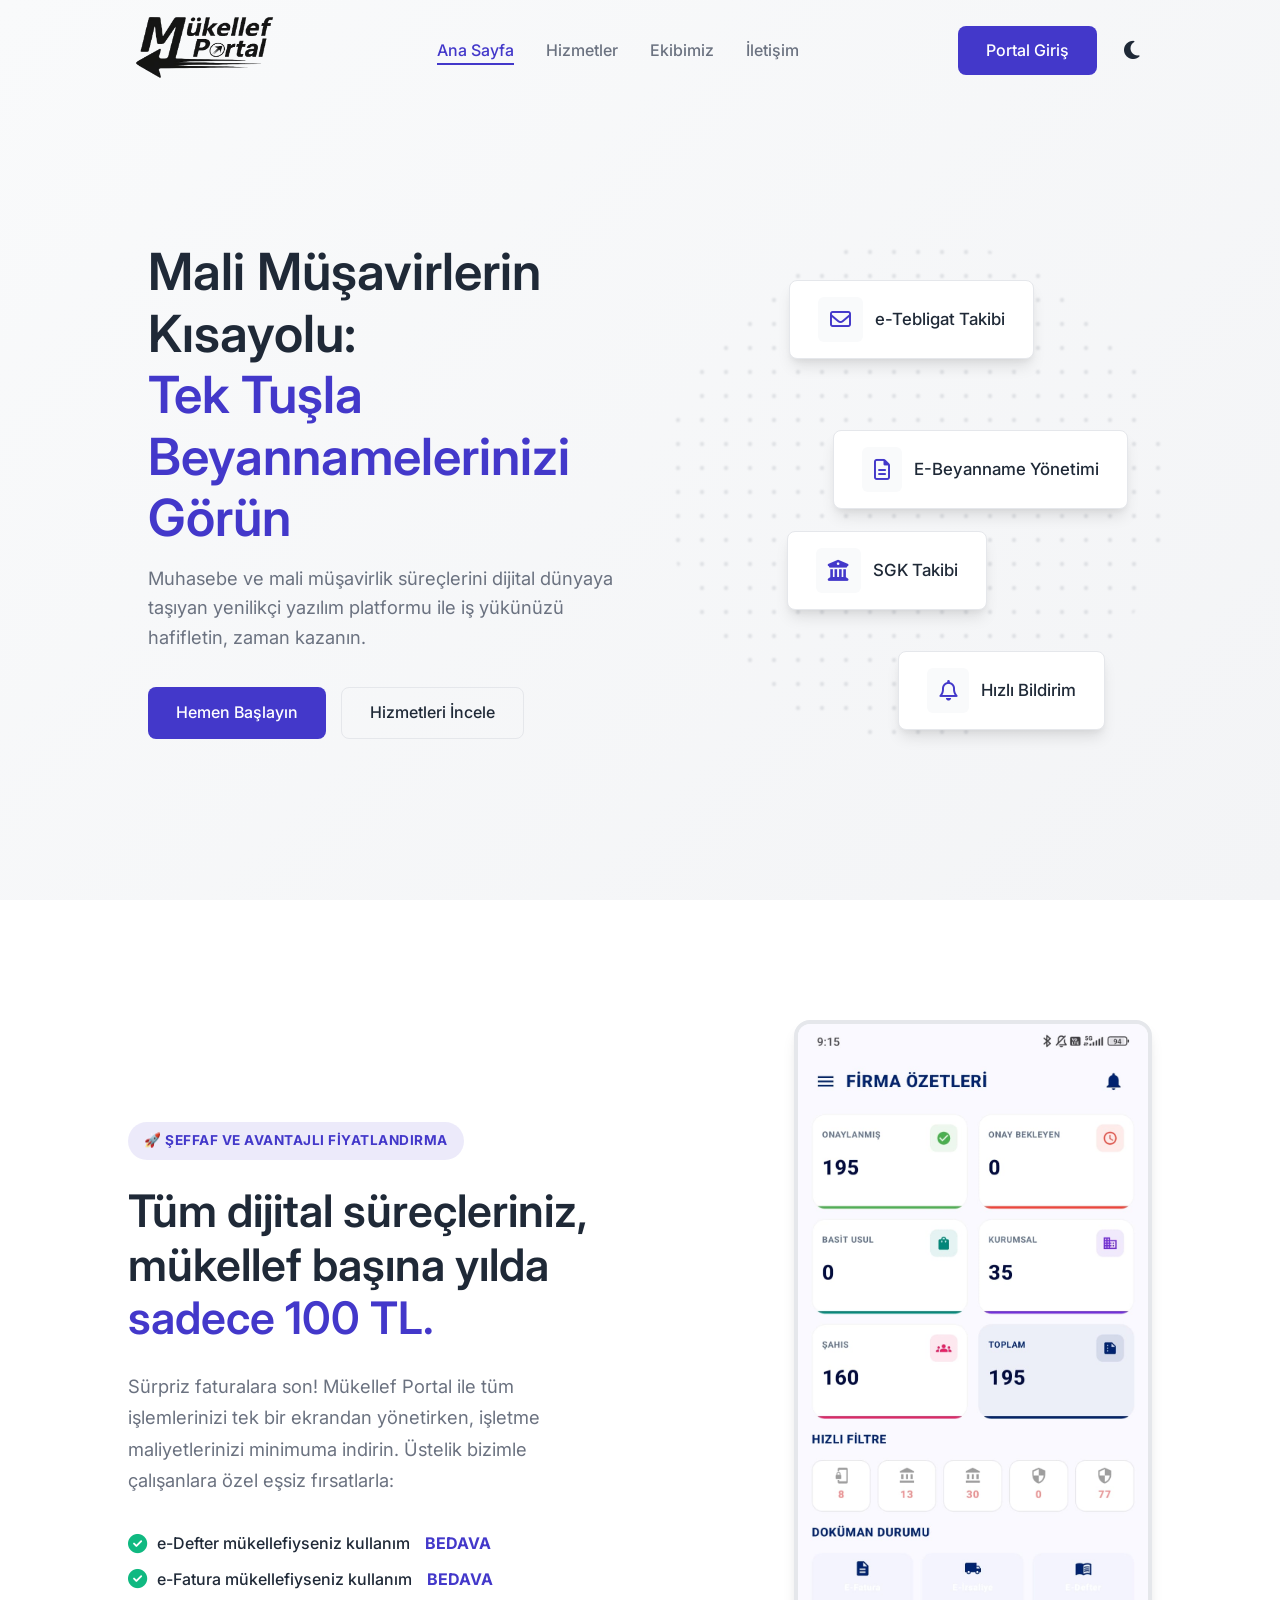
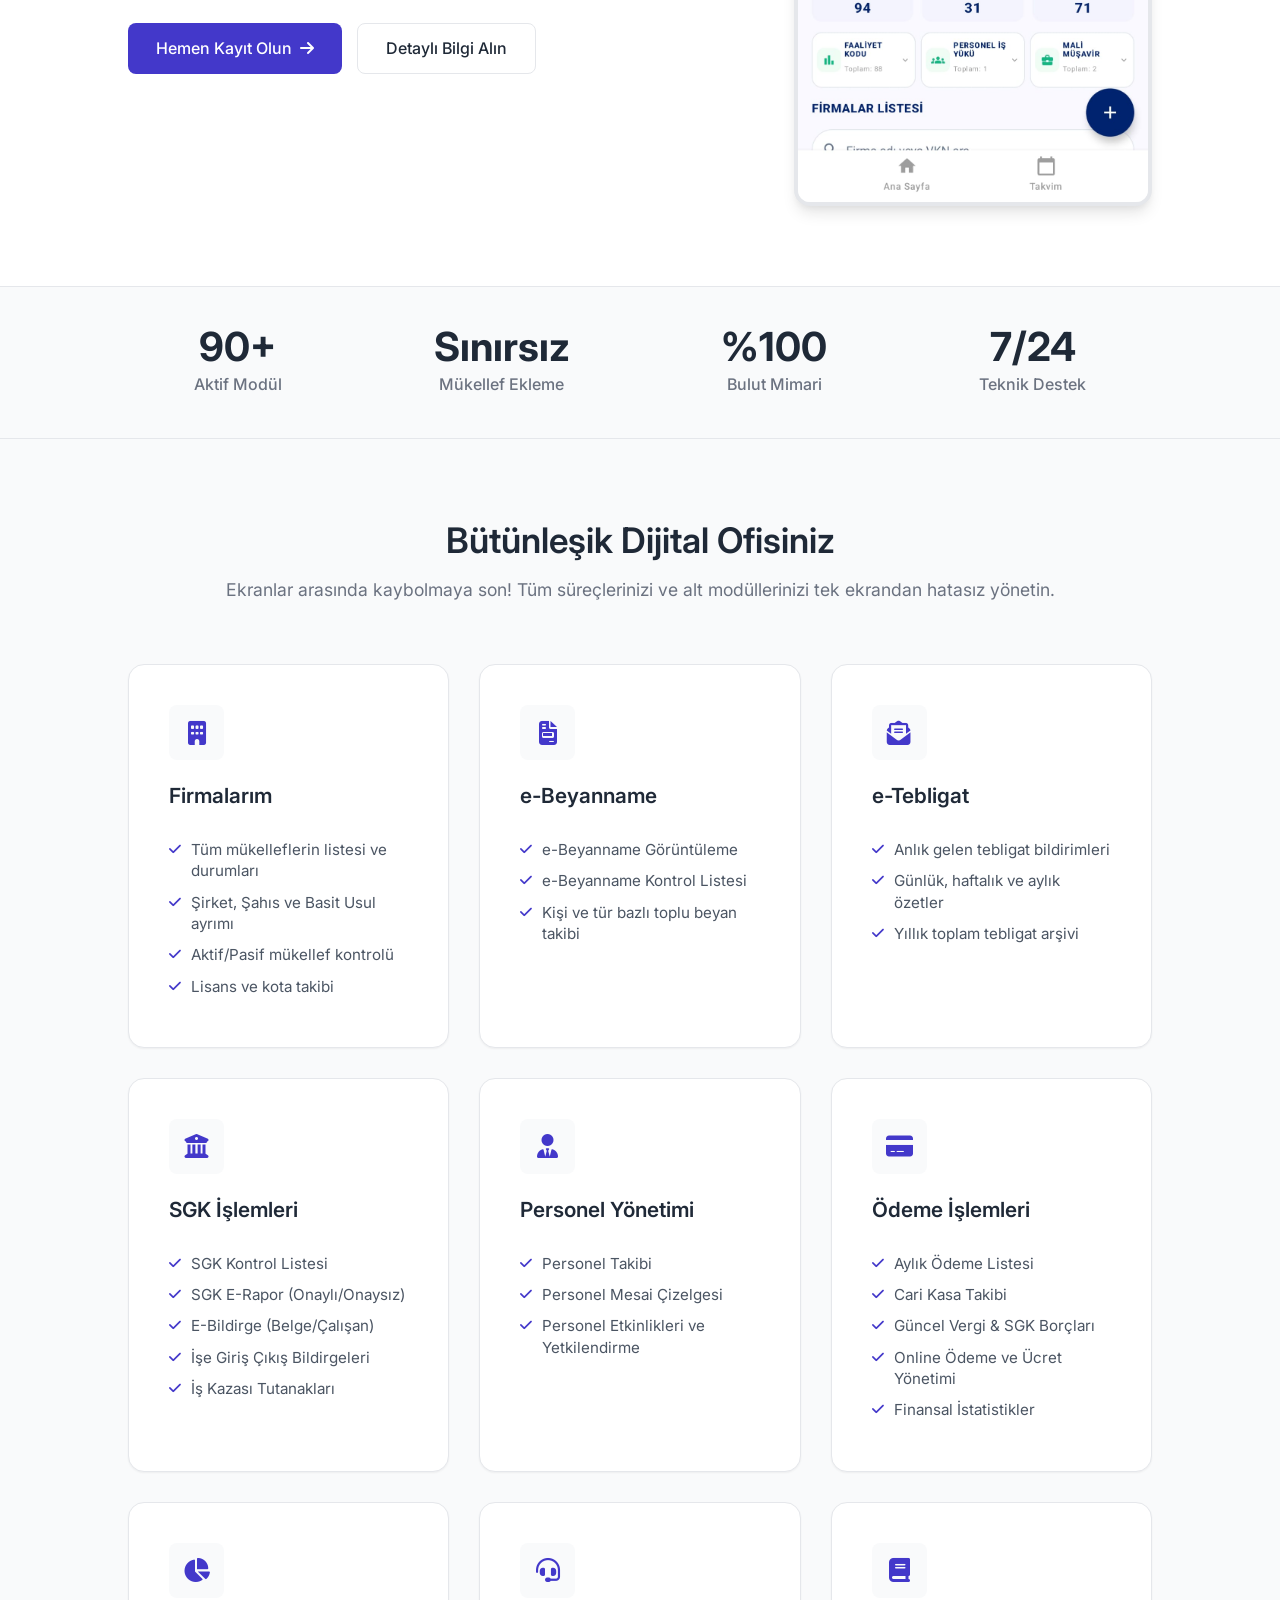
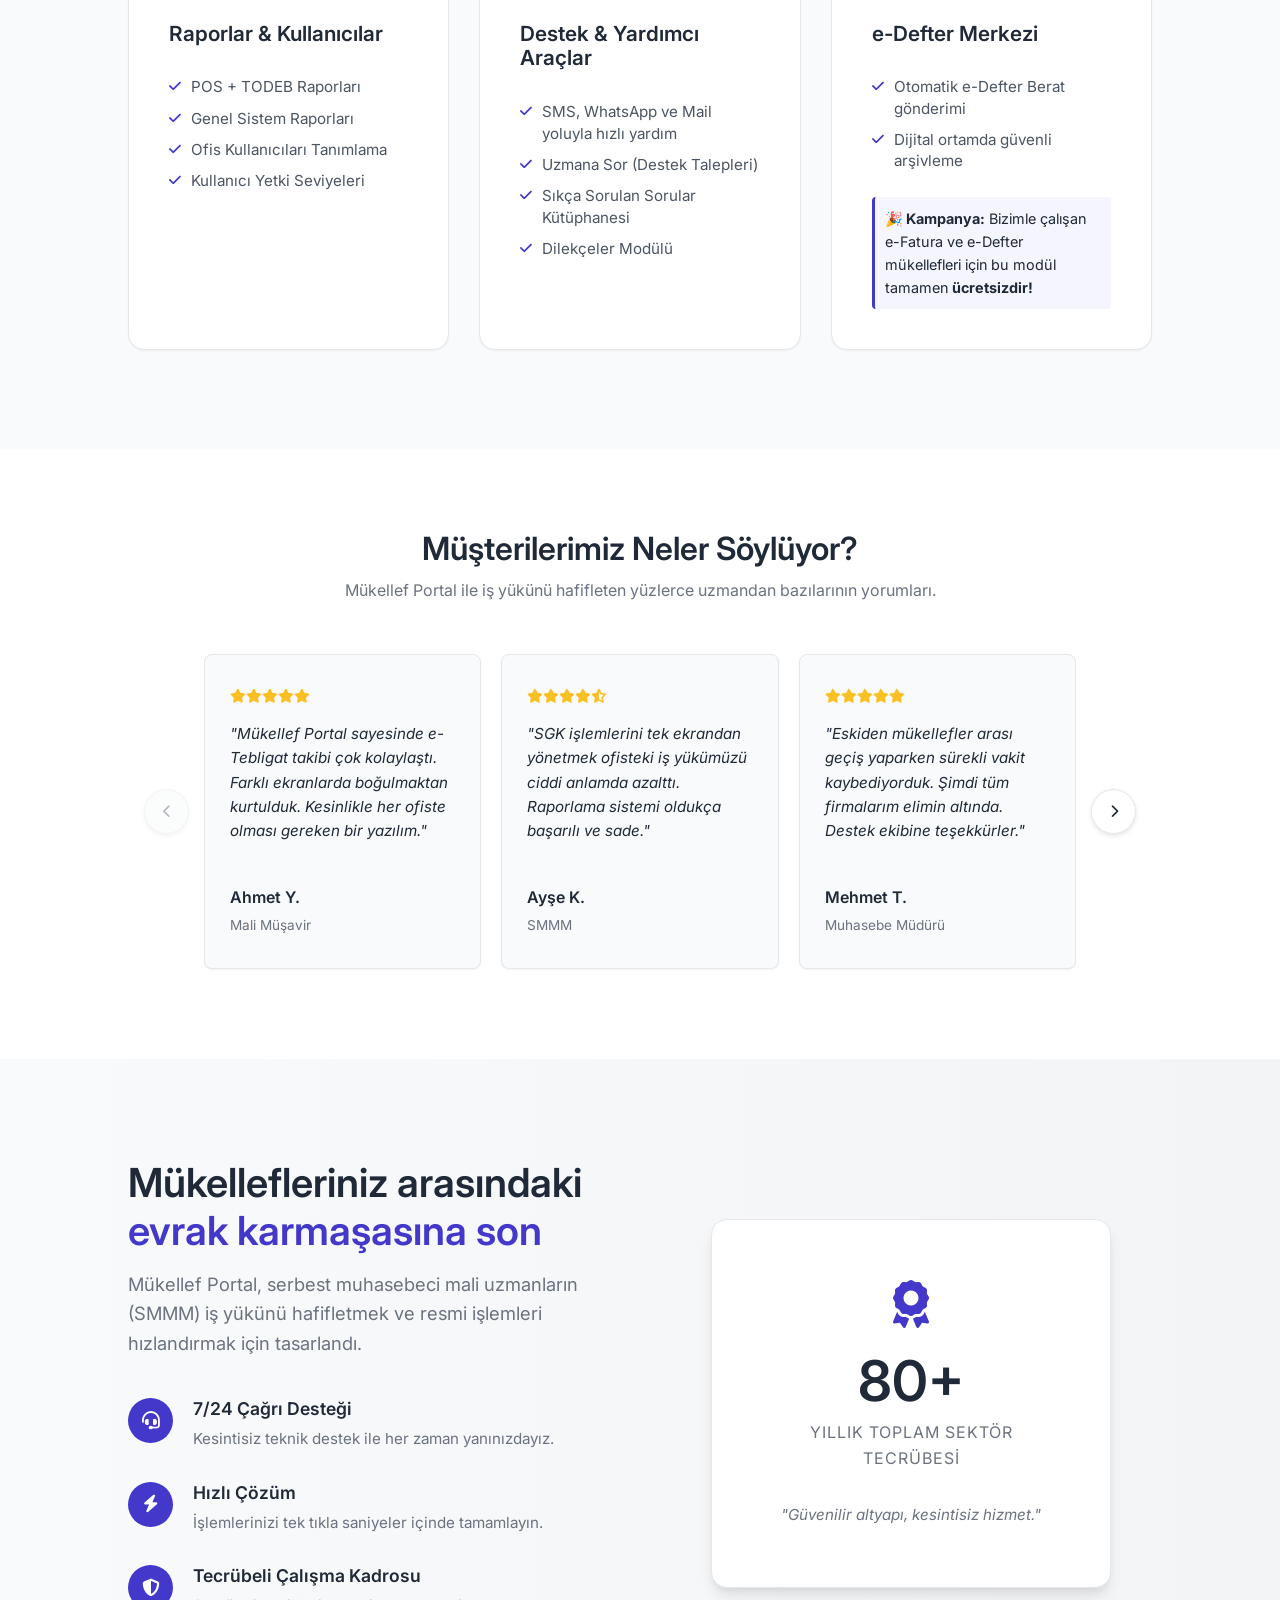
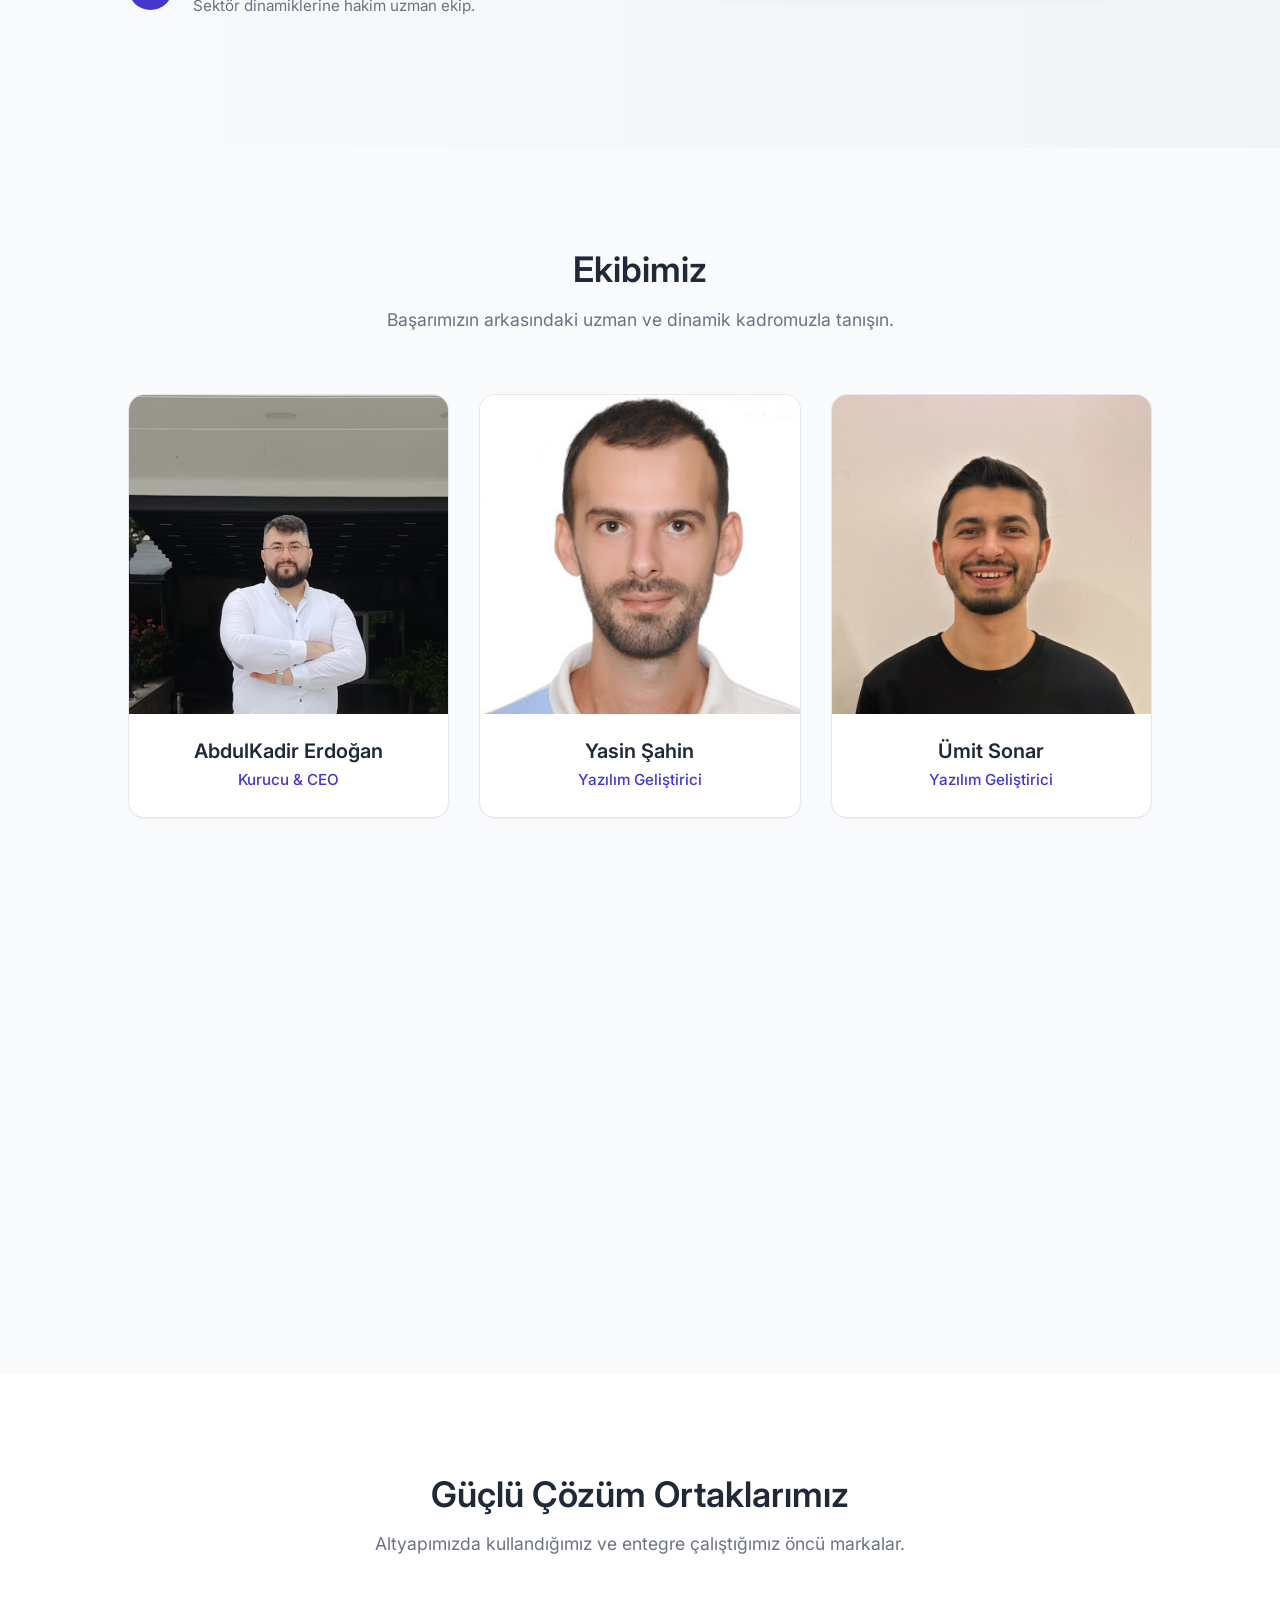
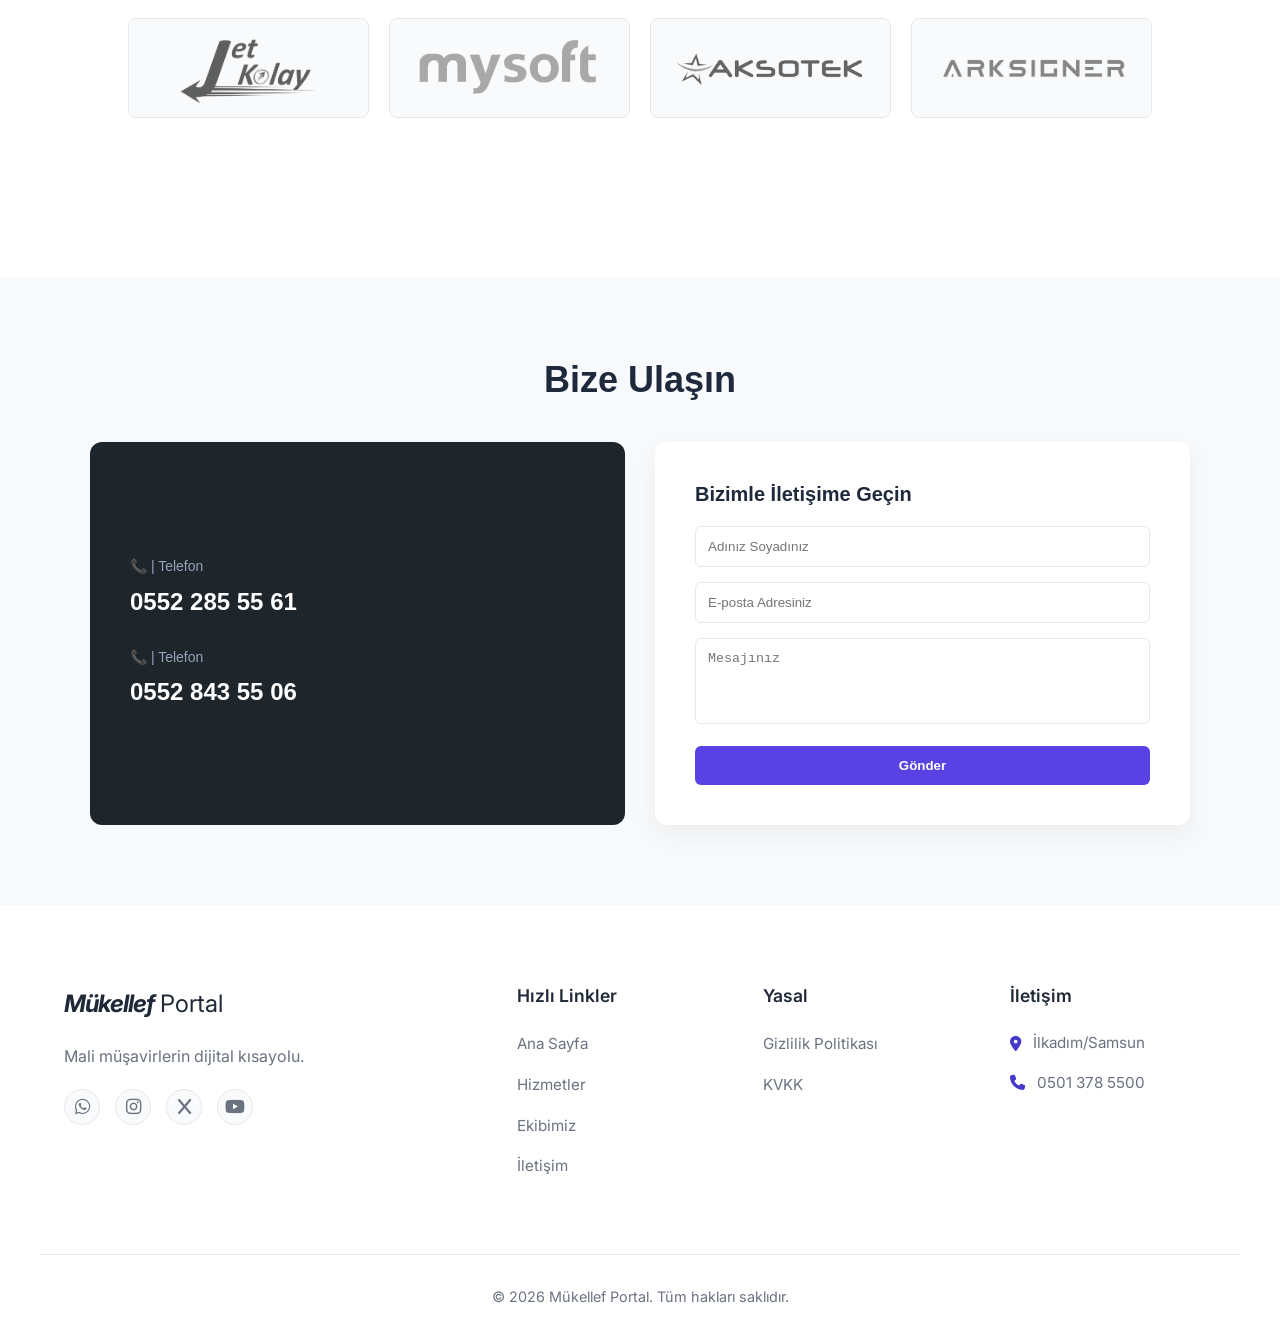
<file: index.html>
<!DOCTYPE html>
<html lang="tr">

<head>
    <meta charset="UTF-8">
    <meta name="viewport" content="width=device-width, initial-scale=1.0">
    <title>Mükellef Portal</title>
    <!-- Google Fonts -->
    <link href="https://fonts.googleapis.com/css2?family=Inter:wght@400;500;600;700&display=swap" rel="stylesheet">
    <!-- FontAwesome -->
    <link rel="stylesheet" href="https://cdnjs.cloudflare.com/ajax/libs/font-awesome/6.4.0/css/all.min.css">
    <!-- CSS -->
    <link rel="stylesheet" href="css/main.css">
    <link rel="stylesheet" href="css/short-cut.css">
    <link rel="stylesheet" href="css/hero.css">
    <link rel="stylesheet" href="css/footer.css">
    <link rel="stylesheet" href="css/yorumlar.css">

    <!-- Yuvarlak Okuma İlerleme Barı Stilleri -->
    <style>
        #progress-scroll-btn {
            position: fixed;
            bottom: 30px;
            right: 30px;
            width: 50px;
            height: 50px;
            background-color: transparent; /* Arka plan tamamen şeffaf kalmaya devam ediyor */
            border-radius: 50%;
            box-shadow: none;
            cursor: pointer;
            opacity: 0;
            visibility: hidden;
            transition: all 0.3s ease;
            z-index: 10000;
            display: flex;
            align-items: center;
            justify-content: center;
        }

        #progress-scroll-btn.active {
            opacity: 1;
            visibility: visible;
        }

        .arrow-icon {
            font-size: 20px;
            color: rgba(51, 51, 51, 0.75); /* Ok işareti daha belirgin ve canlı yapıldı */
            transition: transform 0.3s ease, color 0.3s ease;
        }

        #progress-scroll-btn:hover .arrow-icon {
            transform: translateY(-3px);
            color: rgba(88, 66, 227, 1); /* Üzerine gelince tam mor olur */
        }

        .progress-circle {
            position: absolute;
            top: 0;
            left: 0;
            width: 100%;
            height: 100%;
        }

        .progress-circle path {
            fill: none;
            stroke: rgba(88, 66, 227, 0.7); /* Mor dairenin ilk hali %70 canlılığa yükseltildi, artık sönük durmaz */
            stroke-width: 4.5; /* Çizgi kalınlığı biraz daha belirgin olması için 4.5 yapıldı */
            box-sizing: border-box;
            transition: stroke-dashoffset 0.1s linear, stroke 0.3s ease;
        }

        /* Butonun üzerine gelindiğinde (hover) tam netleşme efekti */
        #progress-scroll-btn:hover {
            /* Üzerine gelindiğinde butona çok hafif, şık bir beyaz parıltı hissi ekledik */
            background-color: rgba(255, 255, 255, 0.1); 
        }

        #progress-scroll-btn:hover .progress-circle path {
            stroke: rgba(88, 66, 227, 1); /* Üzerine gelindiğinde mor çizgi tamamen parlar */
        }



        /* 🚀 MOBİL MENÜYÜ SAĞ TARAFA TAŞIMA */
        @media (max-width: 768px) {
            .navbar {
                left: auto !important; /* Soldan açılma özelliğini iptal ediyoruz */
                right: -100% !important; /* İlk başta ekranın sağ dışında gizlensin */
                transition: all 0.4s ease !important;
            }

            /* Menü açıldığında (active veya show klası geldiğinde) sağdan içeri girsin */
            .navbar.active, .navbar.show {
                right: 0 !important;
                left: auto !important;
            }
        }
    </style>
</head>

<body>

    <!-- Header -->
    <header class="header" id="header">
        <div class="container-fluid nav-container">
            <div class="logo">
                <a href="#ana-sayfa-alani" id="navbarLogo"><img src="images/logolar/mukellef-portal-logo.png"
                        alt=""></a>
            </div>
            <nav class="navbar" id="navbar">
                <ul>
                    <li><a href="#ana-sayfa-alani" class="nav-link active">Ana Sayfa</a></li>
                    <li><a href="#hizmetler-alani" class="nav-link">Hizmetler</a></li>
                    <li> <a href="#ekibimiz-alani" class="nav-link">Ekibimiz</a></li>
                    <li><a href="#iletisim-alani" class="nav-link">İletişim</a></li>

                </ul>
            </nav>
            <div class="header-right">
                <a href="https://app.mukellefportal.com/auth/login" class="btn btn-primary login-btn">Portal Giriş</a>

                <!-- Karanlık Tema Geçiş Butonu -->
                <button class="theme-toggle-btn" id="themeToggle" aria-label="Temayı Değiştir">
                    <i class="fa-solid fa-moon"></i>
                </button>

                <button class="mobile-menu-btn" id="mobileMenuBtn">
                    <i class="fa-solid fa-bars"></i>
                </button>
            </div>
        </div>
    </header>

    <!-- Hero Section -->
    <section class="hero" id="ana-sayfa-alani">
        <div class="container-fluid hero-container">
            <div class="hero-content animate-on-scroll">
                <h1>Mali Müşavirlerin Kısayolu:<br><span>Tek Tuşla Beyannamelerinizi Görün</span></h1>
                <p>Muhasebe ve mali müşavirlik süreçlerini dijital dünyaya taşıyan yenilikçi yazılım platformu ile iş
                    yükünüzü hafifletin, zaman kazanın.</p>
                <div class="hero-buttons">
                    <a href="https://app.mukellefportal.com/auth/login" class="btn btn-primary">Hemen Başlayın</a>
                    <a href="#hizmetler-alani" class="btn btn-outline">Hizmetleri İncele</a>
                </div>
            </div>
            <div class="hero-visual">
                <div class="floating-card card-1 float-anim">
                    <i class="fa-regular fa-envelope"></i> e-Tebligat Takibi
                </div>
                <div class="floating-card card-2 float-anim delay-1">
                    <i class="fa-regular fa-file-lines"></i> E-Beyanname Yönetimi
                </div>
                <div class="floating-card card-3 float-anim delay-2">
                    <i class="fa-solid fa-building-columns"></i> SGK Takibi
                </div>
                <div class="floating-card card-4 float-anim delay-3">
                    <i class="fa-regular fa-bell"></i> Hızlı Bildirim
                </div>
            </div>
        </div>
    </section>
    <!-- Hizmetler Özel Karşılama (Hero) Alanı -->
    <section class="services-intro bg-white" id="hizmetler-alani">
        <div class="container-fluid intro-container">
            <!-- Sol Taraf: Metin ve Butonlar -->
            <div class="intro-content animate-on-scroll">
                <span class="badge-soft">🚀 ŞEFFAF VE AVANTAJLI FİYATLANDIRMA</span>

                <h2 class="intro-title">Tüm dijital süreçleriniz, <br>mükellef başına yılda <span
                        class="text-accent">sadece 100 TL.</span></h2>

                <p class="intro-desc">
                    Sürpriz faturalara son! Mükellef Portal ile tüm işlemlerinizi tek bir ekrandan yönetirken, işletme
                    maliyetlerinizi minimuma indirin. Üstelik bizimle çalışanlara özel eşsiz fırsatlarla:
                </p>

                <ul class="intro-benefits" style="list-style: none; padding: 0; margin-bottom: 30px;">
                    <li
                        style="margin-bottom: 10px; display: flex; align-items: center; gap: 10px; font-weight: 500; color: var(--text-dark);">
                        <i class="fa-solid fa-circle-check" style="color: #10b981; font-size: 1.2rem;"></i>
                        e-Defter mükellefiyseniz kullanım <strong
                            style="color: var(--accent-color); margin-left: 5px;">BEDAVA</strong>
                    </li>
                    <li
                        style="margin-bottom: 10px; display: flex; align-items: center; gap: 10px; font-weight: 500; color: var(--text-dark);">
                        <i class="fa-solid fa-circle-check" style="color: #10b981; font-size: 1.2rem;"></i>
                        e-Fatura mükellefiyseniz kullanım <strong
                            style="color: var(--accent-color); margin-left: 5px;">BEDAVA</strong>
                    </li>
                </ul>

                <div class="intro-buttons">
                    <a href="https://app.mukellefportal.com/auth/login" class="btn btn-primary">Hemen Kayıt Olun <i
                            class="fa-solid fa-arrow-right"></i></a>
                    <a href="#iletisim-alani" class="btn btn-outline">Detaylı Bilgi Alın</a>
                </div>
            </div>

            <!-- Sağ Taraf: Uygulama/Panel Görseli -->
            <div class="intro-visual animate-on-scroll delay-1">
                <div class="mockup-box float-anim">
                    <img src="images/mukellef_portal-1.jpeg" alt="Mükellef Portal Arayüzü" class="panel-img">
                </div>
            </div>
        </div>
    </section>

    <!-- İstatistik / Güven Çubuğu -->
    <div class="stats-bar border-y bg-light">
        <div class="container-fluid stats-container animate-on-scroll">
            <div class="stat-item">
                <span class="stat-number">90+</span>
                <span class="stat-text">Aktif Modül</span>
            </div>
            <div class="stat-item">
                <span class="stat-number">Sınırsız</span>
                <span class="stat-text">Mükellef Ekleme</span>
            </div>
            <div class="stat-item">
                <span class="stat-number">%100</span>
                <span class="stat-text">Bulut Mimari</span>
            </div>
            <div class="stat-item">
                <span class="stat-number">7/24</span>
                <span class="stat-text">Teknik Destek</span>
            </div>
        </div>
    </div>

    <!-- Sunduğumuz Hizmetler (Alt Kartlar) -->
    <section class="services-grid-section bg-light">
        <div class="container-fluid">
            <div class="section-title animate-on-scroll">
                <h2>Bütünleşik Dijital Ofisiniz</h2>
                <p>Ekranlar arasında kaybolmaya son! Tüm süreçlerinizi ve alt modüllerinizi tek ekrandan hatasız
                    yönetin.</p>
            </div>

            <div class="services-grid">
                <div class="service-card animate-on-scroll">
                    <div class="icon-box"><i class="fa-solid fa-building"></i></div>
                    <h3>Firmalarım</h3>
                    <ul class="feature-list">
                        <li><i class="fa-solid fa-check"></i> Tüm mükelleflerin listesi ve durumları</li>
                        <li><i class="fa-solid fa-check"></i> Şirket, Şahıs ve Basit Usul ayrımı</li>
                        <li><i class="fa-solid fa-check"></i> Aktif/Pasif mükellef kontrolü</li>
                        <li><i class="fa-solid fa-check"></i> Lisans ve kota takibi</li>
                    </ul>
                </div>

                <div class="service-card animate-on-scroll delay-1">
                    <div class="icon-box"><i class="fa-solid fa-file-invoice"></i></div>
                    <h3>e-Beyanname</h3>
                    <ul class="feature-list">
                        <li><i class="fa-solid fa-check"></i> e-Beyanname Görüntüleme</li>
                        <li><i class="fa-solid fa-check"></i> e-Beyanname Kontrol Listesi</li>
                        <li><i class="fa-solid fa-check"></i> Kişi ve tür bazlı toplu beyan takibi</li>
                    </ul>
                </div>

                <div class="service-card animate-on-scroll delay-2">
                    <div class="icon-box"><i class="fa-solid fa-envelope-open-text"></i></div>
                    <h3>e-Tebligat</h3>
                    <ul class="feature-list">
                        <li><i class="fa-solid fa-check"></i> Anlık gelen tebligat bildirimleri</li>
                        <li><i class="fa-solid fa-check"></i> Günlük, haftalık ve aylık özetler</li>
                        <li><i class="fa-solid fa-check"></i> Yıllık toplam tebligat arşivi</li>
                    </ul>
                </div>

                <div class="service-card animate-on-scroll">
                    <div class="icon-box"><i class="fa-solid fa-building-columns"></i></div>
                    <h3>SGK İşlemleri</h3>
                    <ul class="feature-list">
                        <li><i class="fa-solid fa-check"></i> SGK Kontrol Listesi</li>
                        <li><i class="fa-solid fa-check"></i> SGK E-Rapor (Onaylı/Onaysız)</li>
                        <li><i class="fa-solid fa-check"></i> E-Bildirge (Belge/Çalışan)</li>
                        <li><i class="fa-solid fa-check"></i> İşe Giriş Çıkış Bildirgeleri</li>
                        <li><i class="fa-solid fa-check"></i> İş Kazası Tutanakları</li>
                    </ul>
                </div>

                <div class="service-card animate-on-scroll delay-1">
                    <div class="icon-box"><i class="fa-solid fa-user-tie"></i></div>
                    <h3>Personel Yönetimi</h3>
                    <ul class="feature-list">
                        <li><i class="fa-solid fa-check"></i> Personel Takibi</li>
                        <li><i class="fa-solid fa-check"></i> Personel Mesai Çizelgesi</li>
                        <li><i class="fa-solid fa-check"></i> Personel Etkinlikleri ve Yetkilendirme</li>
                    </ul>
                </div>

                <div class="service-card animate-on-scroll delay-2">
                    <div class="icon-box"><i class="fa-solid fa-credit-card"></i></div>
                    <h3>Ödeme İşlemleri</h3>
                    <ul class="feature-list">
                        <li><i class="fa-solid fa-check"></i> Aylık Ödeme Listesi</li>
                        <li><i class="fa-solid fa-check"></i> Cari Kasa Takibi</li>
                        <li><i class="fa-solid fa-check"></i> Güncel Vergi & SGK Borçları</li>
                        <li><i class="fa-solid fa-check"></i> Online Ödeme ve Ücret Yönetimi</li>
                        <li><i class="fa-solid fa-check"></i> Finansal İstatistikler</li>
                    </ul>
                </div>

                <div class="service-card animate-on-scroll delay-1">
                    <div class="icon-box"><i class="fa-solid fa-chart-pie"></i></div>
                    <h3>Raporlar & Kullanıcılar</h3>
                    <ul class="feature-list">
                        <li><i class="fa-solid fa-check"></i> POS + TODEB Raporları</li>
                        <li><i class="fa-solid fa-check"></i> Genel Sistem Raporları</li>
                        <li><i class="fa-solid fa-check"></i> Ofis Kullanıcıları Tanımlama</li>
                        <li><i class="fa-solid fa-check"></i> Kullanıcı Yetki Seviyeleri</li>
                    </ul>
                </div>

                <div class="service-card animate-on-scroll delay-2">
                    <div class="icon-box"><i class="fa-solid fa-headset"></i></div>
                    <h3>Destek & Yardımcı Araçlar</h3>
                    <ul class="feature-list">
                        <li><i class="fa-solid fa-check"></i> SMS, WhatsApp ve Mail yoluyla hızlı yardım</li>
                        <li><i class="fa-solid fa-check"></i> Uzmana Sor (Destek Talepleri)</li>
                        <li><i class="fa-solid fa-check"></i> Sıkça Sorulan Sorular Kütüphanesi</li>
                        <li><i class="fa-solid fa-check"></i> Dilekçeler Modülü</li>
                    </ul>
                </div>

                <div class="service-card animate-on-scroll">
                    <div class="icon-box"><i class="fa-solid fa-book"></i></div>
                    <h3>e-Defter Merkezi</h3>
                    <ul class="feature-list">
                        <li><i class="fa-solid fa-check"></i> Otomatik e-Defter Berat gönderimi</li>
                        <li><i class="fa-solid fa-check"></i> Dijital ortamda güvenli arşivleme</li>
                    </ul>
                    <div
                        style="margin-top: 15px; padding: 10px; background-color: rgba(67, 56, 202, 0.05); border-left: 3px solid var(--accent-color, #4338ca); border-radius: 4px; font-size: 0.9rem;">
                        <strong>🎉 Kampanya:</strong> Bizimle çalışan e-Fatura ve e-Defter mükellefleri için bu modül
                        tamamen <strong>ücretsizdir!</strong>
                    </div>
                </div>

            </div>
        </div>
    </section>

    <!--YORUMLAR KISMI -->

    <section class="testimonials-section bg-white" id="kullanici-yorumlari">
        <div class="container-fluid">
            <div class="testimonials-header animate-on-scroll">
                <h2>Müşterilerimiz Neler Söylüyor?</h2>
                <p>Mükellef Portal ile iş yükünü hafifleten yüzlerce uzmandan bazılarının yorumları.</p>
            </div>

            <div class="testimonial-slider-wrap animate-on-scroll delay-1">
                <!-- Geri Butonu -->
                <button class="slider-btn prev-btn" id="t-prev" aria-label="Önceki Yorum"><i
                        class="fa-solid fa-chevron-left"></i></button>

                <div class="testimonial-track-container">
                    <div class="testimonial-track" id="testimonialTrack">

                        <!-- Yorum 1 -->
                        <div class="testimonial-card">
                            <div>
                                <div class="testimonial-stars">
                                    <i class="fa-solid fa-star"></i><i class="fa-solid fa-star"></i><i
                                        class="fa-solid fa-star"></i><i class="fa-solid fa-star"></i><i
                                        class="fa-solid fa-star"></i>
                                </div>
                                <p class="testimonial-comment">"Mükellef Portal sayesinde e-Tebligat takibi çok
                                    kolaylaştı. Farklı ekranlarda boğulmaktan kurtulduk. Kesinlikle her ofiste olması
                                    gereken bir yazılım."</p>
                            </div>
                            <div class="testimonial-author">
                                <h4>Ahmet Y.</h4>
                                <span>Mali Müşavir</span>
                            </div>
                        </div>

                        <!-- Yorum 2 -->
                        <div class="testimonial-card">
                            <div>
                                <div class="testimonial-stars">
                                    <i class="fa-solid fa-star"></i><i class="fa-solid fa-star"></i><i
                                        class="fa-solid fa-star"></i><i class="fa-solid fa-star"></i><i
                                        class="fa-solid fa-star-half-stroke"></i>
                                </div>
                                <p class="testimonial-comment">"SGK işlemlerini tek ekrandan yönetmek ofisteki iş
                                    yükümüzü ciddi anlamda azalttı. Raporlama sistemi oldukça başarılı ve sade."</p>
                            </div>
                            <div class="testimonial-author">
                                <h4>Ayşe K.</h4>
                                <span>SMMM</span>
                            </div>
                        </div>

                        <!-- Yorum 3 -->
                        <div class="testimonial-card">
                            <div>
                                <div class="testimonial-stars">
                                    <i class="fa-solid fa-star"></i><i class="fa-solid fa-star"></i><i
                                        class="fa-solid fa-star"></i><i class="fa-solid fa-star"></i><i
                                        class="fa-solid fa-star"></i>
                                </div>
                                <p class="testimonial-comment">"Eskiden mükellefler arası geçiş yaparken sürekli vakit
                                    kaybediyorduk. Şimdi tüm firmalarım elimin altında. Destek ekibine teşekkürler."</p>
                            </div>
                            <div class="testimonial-author">
                                <h4>Mehmet T.</h4>
                                <span>Muhasebe Müdürü</span>
                            </div>
                        </div>

                        <!-- Yorum 4 -->
                        <div class="testimonial-card">
                            <div>
                                <div class="testimonial-stars">
                                    <i class="fa-solid fa-star"></i><i class="fa-solid fa-star"></i><i
                                        class="fa-solid fa-star"></i><i class="fa-solid fa-star"></i><i
                                        class="fa-solid fa-star"></i>
                                </div>
                                <p class="testimonial-comment">"Fiyat performans olarak piyasadaki en iyi çözüm.
                                    Özellikle e-Defter mükelleflerine sağladıkları avantajlar bizi çok memnun etti."</p>
                            </div>
                            <div class="testimonial-author">
                                <h4>Fatma S.</h4>
                                <span>Serbest Muhasebeci</span>
                            </div>
                        </div>

                        <!-- Yorum 5 -->
                        <div class="testimonial-card">
                            <div>
                                <div class="testimonial-stars">
                                    <i class="fa-solid fa-star"></i><i class="fa-solid fa-star"></i><i
                                        class="fa-solid fa-star"></i><i class="fa-solid fa-star"></i><i
                                        class="fa-regular fa-star"></i>
                                </div>
                                <p class="testimonial-comment">"Destek ekibi çok ilgili, WhatsApp üzerinden anında yanıt
                                    bulabiliyoruz. Arayüzün karanlık tema desteği olması gece çalışmalarında gözümüzü
                                    yormuyor."</p>
                            </div>
                            <div class="testimonial-author">
                                <h4>Kemal E.</h4>
                                <span>SMMM</span>
                            </div>
                        </div>

                        <!-- Yorum 6 -->
                        <div class="testimonial-card">
                            <div>
                                <div class="testimonial-stars">
                                    <i class="fa-solid fa-star"></i><i class="fa-solid fa-star"></i><i
                                        class="fa-solid fa-star"></i><i class="fa-solid fa-star"></i><i
                                        class="fa-solid fa-star"></i>
                                </div>
                                <p class="testimonial-comment">"Beyanname kontrol listeleri sayesinde beyan atlama ve
                                    hata yapma riskimiz tamamen sıfıra indi. Toplu indirme özelliği harika çalışıyor."
                                </p>
                            </div>
                            <div class="testimonial-author">
                                <h4>Zeynep B.</h4>
                                <span>Muhasebe Uzmanı</span>
                            </div>
                        </div>

                        <!-- Yorum 7 -->
                        <div class="testimonial-card">
                            <div>
                                <div class="testimonial-stars">
                                    <i class="fa-solid fa-star"></i><i class="fa-solid fa-star"></i><i
                                        class="fa-solid fa-star"></i><i class="fa-solid fa-star"></i><i
                                        class="fa-solid fa-star"></i>
                                </div>
                                <p class="testimonial-comment">"Kullanıcı yetkilendirmesi sayesinde ofisteki personelin
                                    sadece kendi sorumlu olduğu mükellefleri görmesini sağladık. Veri güvenliğimiz
                                    arttı."</p>
                            </div>
                            <div class="testimonial-author">
                                <h4>Hasan D.</h4>
                                <span>Mali Müşavir</span>
                            </div>
                        </div>

                        <!-- Yorum 8 -->
                        <div class="testimonial-card">
                            <div>
                                <div class="testimonial-stars">
                                    <i class="fa-solid fa-star"></i><i class="fa-solid fa-star"></i><i
                                        class="fa-solid fa-star"></i><i class="fa-solid fa-star"></i><i
                                        class="fa-solid fa-star-half-stroke"></i>
                                </div>
                                <p class="testimonial-comment">"İlk kurulumdan itibaren sistem o kadar akıcı çalışıyor
                                    ki, adaptasyon sürecimiz hiç olmadı diyebilirim. Jetkolay entegrasyonu muazzam."</p>
                            </div>
                            <div class="testimonial-author">
                                <h4>Burcu Ç.</h4>
                                <span>SMMM</span>
                            </div>
                        </div>

                        <!-- Yorum 9 -->
                        <div class="testimonial-card">
                            <div>
                                <div class="testimonial-stars">
                                    <i class="fa-solid fa-star"></i><i class="fa-solid fa-star"></i><i
                                        class="fa-solid fa-star"></i><i class="fa-solid fa-star"></i><i
                                        class="fa-solid fa-star"></i>
                                </div>
                                <p class="testimonial-comment">"Personel yönetimi ve cari kasa takip modülü
                                    beklentilerimin çok üstünde. Artık ofisin tüm işlerini tek yerden yönetebiliyorum."
                                </p>
                            </div>
                            <div class="testimonial-author">
                                <h4>Mustafa A.</h4>
                                <span>Mali Müşavir</span>
                            </div>
                        </div>

                        <!-- Yorum 10 -->
                        <div class="testimonial-card">
                            <div>
                                <div class="testimonial-stars">
                                    <i class="fa-solid fa-star"></i><i class="fa-solid fa-star"></i><i
                                        class="fa-solid fa-star"></i><i class="fa-solid fa-star"></i><i
                                        class="fa-solid fa-star"></i>
                                </div>
                                <p class="testimonial-comment">"Bulut mimarisi gerçekten hayat kurtarıyor. Hafta sonu
                                    ofise gitmeden acil bir beyannameyi evden saniyeler içinde kontrol edebildim."</p>
                            </div>
                            <div class="testimonial-author">
                                <h4>Elif N.</h4>
                                <span>SMMM</span>
                            </div>
                        </div>

                        <!-- Yorum 11 -->
                        <div class="testimonial-card">
                            <div>
                                <div class="testimonial-stars">
                                    <i class="fa-solid fa-star"></i><i class="fa-solid fa-star"></i><i
                                        class="fa-solid fa-star"></i><i class="fa-solid fa-star"></i><i
                                        class="fa-regular fa-star"></i>
                                </div>
                                <p class="testimonial-comment">"Sıkça sorulan sorular arşivi ve dilekçeler modülü
                                    sürekli başvurduğumuz bir rehber oldu. Yazılım çok kullanışlı, ancak birkaç modül
                                    daha eklenebilir."</p>
                            </div>
                            <div class="testimonial-author">
                                <h4>Caner V.</h4>
                                <span>Muhasebe Müdürü</span>
                            </div>
                        </div>

                        <!-- Yorum 12 -->
                        <div class="testimonial-card">
                            <div>
                                <div class="testimonial-stars">
                                    <i class="fa-solid fa-star"></i><i class="fa-solid fa-star"></i><i
                                        class="fa-solid fa-star"></i><i class="fa-solid fa-star"></i><i
                                        class="fa-solid fa-star"></i>
                                </div>
                                <p class="testimonial-comment">"İlk günden beri kullanıyoruz, kısa sürede ofisimizin
                                    vazgeçilmezi oldu. Mali müşavirlik mesleğini modernize eden ekibe teşekkürler."</p>
                            </div>
                            <div class="testimonial-author">
                                <h4>Serkan M.</h4>
                                <span>Mali Müşavir</span>
                            </div>
                        </div>

                    </div>
                </div>

                <!-- İleri Butonu -->
                <button class="slider-btn next-btn" id="t-next" aria-label="Sonraki Yorum"><i
                        class="fa-solid fa-chevron-right"></i></button>
            </div>
        </div>
    </section>



    <!-- Info Section -->
    <section class="info-section">
        <div class="container-fluid info-container">
            <div class="info-content animate-on-scroll">
                <h2>Mükellefleriniz arasındaki <br><span>evrak karmaşasına son</span></h2>
                <p class="subtitle">Mükellef Portal, serbest muhasebeci mali uzmanların (SMMM) iş yükünü hafifletmek
                    ve resmi işlemleri hızlandırmak için tasarlandı.</p>

                <ul class="features-list">
                    <li>
                        <div class="feature-icon"><i class="fa-solid fa-headset"></i></div>
                        <div>
                            <h4>7/24 Çağrı Desteği</h4>
                            <p>Kesintisiz teknik destek ile her zaman yanınızdayız.</p>
                        </div>
                    </li>
                    <li>
                        <div class="feature-icon"><i class="fa-solid fa-bolt"></i></div>
                        <div>
                            <h4>Hızlı Çözüm</h4>
                            <p>İşlemlerinizi tek tıkla saniyeler içinde tamamlayın.</p>
                        </div>
                    </li>
                    <li>
                        <div class="feature-icon"><i class="fa-solid fa-shield-halved"></i></div>
                        <div>
                            <h4>Tecrübeli Çalışma Kadrosu</h4>
                            <p>Sektör dinamiklerine hakim uzman ekip.</p>
                        </div>
                    </li>
                </ul>
            </div>
            <div class="info-visual animate-on-scroll delay-1">
                <div class="experience-card float-anim">
                    <i class="fa-solid fa-award"></i>
                    <h3>80+</h3>
                    <p>YILLIK TOPLAM SEKTÖR TECRÜBESİ</p>
                    <span class="quote-italic">"Güvenilir altyapı, kesintisiz hizmet."</span>
                </div>
            </div>
        </div>
    </section>


    <section class="team-section bg-light" id="ekibimiz-alani">
        <div class="container-fluid">
            <div class="section-title animate-on-scroll">
                <h2>Ekibimiz</h2>
                <p>Başarımızın arkasındaki uzman ve dinamik kadromuzla tanışın.</p>
            </div>
            <div class="team-grid">
                <!-- Kişi 1 -->
                <div class="team-card animate-on-scroll">
                    <div class="team-img-box">
                        <img src="images/team/abdulkadir-erdogan.jpg" alt="ABDULKADİR ERDOĞAN"
                            onerror="this.style.display='none'; this.nextElementSibling.style.display='flex';">
                        <i class="fa-regular fa-user placeholder-icon" style="display: none;"></i>
                    </div>
                    <div class="team-info">
                        <div class="member-details">
                            <h4>AbdulKadir Erdoğan</h4>
                            <p>Kurucu & CEO</p>
                        </div>
                        <div class="member-social">
                            <a href="https://www.linkedin.com/in/abdulkadir-erdo%C4%9Fan-a652311ab/" target="_blank"
                                rel="noopener noreferrer" class="linkedin-btn"><i class="fa-brands fa-linkedin"></i>
                                LinkedIn</a>
                        </div>
                    </div>
                </div>

                <div class="team-card animate-on-scroll delay-1">
                    <div class="team-img-box">
                        <img src="images/team/yasin-sahin.jpeg" alt="YASİN ŞAHİN"
                            onerror="this.style.display='none'; this.nextElementSibling.style.display='flex';">
                    </div>
                    <div class="team-info">
                        <div class="member-details">
                            <h4>Yasin Şahin</h4>
                            <p>Yazılım Geliştirici</p>
                        </div>
                        <div class="member-social">
                            <a href="https://www.linkedin.com/in/yasinsahin55/" target="_blank"
                                rel="noopener noreferrer" class="linkedin-btn"><i class="fa-brands fa-linkedin"></i>
                                LinkedIn</a>
                        </div>
                    </div>
                </div>

                <div class="team-card animate-on-scroll delay-2">
                    <div class="team-img-box">

                        <img src="images/team/umit-sonar.jpeg" alt="UMİT SONAR"
                            onerror="this.style.display='none'; this.nextElementSibling.style.display='flex';">
                        <i class="fa-regular fa-user placeholder-icon" style="display: none;"></i>
                    </div>
                    <div class="team-info">
                        <div class="member-details">
                            <h4>Ümit Sonar</h4>
                            <p>Yazılım Geliştirici</p>
                        </div>
                        <div class="member-social">
                            <a href="https://www.linkedin.com/in/%C3%BCmitsonar/" target="_blank"
                                rel="noopener noreferrer" class="linkedin-btn"><i class="fa-brands fa-linkedin"></i>
                                LinkedIn</a>
                        </div>
                    </div>
                </div>
                <div class="team-card animate-on-scroll delay-3">
                    <div class="team-img-box">
                        <img src="images/team/bedirhan-parlak.jpeg" alt="BEDİRHAN PARLAK"
                            onerror="this.style.display='none'; this.nextElementSibling.style.display='flex';">
                        <i class="fa-regular fa-user placeholder-icon" style="display: none;"></i>
                    </div>
                    <div class="team-info">
                        <div class="member-details">
                            <h4>Zihni Bedirhan Parlak</h4>
                            <p>Yazılım Geliştirici</p>
                        </div>
                        <div class="member-social">
                            <a href="https://www.linkedin.com/in/bedirhan-parlak-8a42033bb/" target="_blank"
                                rel="noopener noreferrer" class="linkedin-btn"><i class="fa-brands fa-linkedin"></i>
                                LinkedIn</a>
                        </div>
                    </div>
                </div>

                <!-- Kişi 5 (Alt Satır Sağ) -->
                <div class="team-card animate-on-scroll delay-1">
                    <div class="team-img-box">
                        <i class="fa-regular fa-user placeholder-icon"></i>
                    </div>
                    <div class="team-info">
                        <div class="member-details">
                            <h4>İbrahim Güneş</h4>
                            <p>Mobil Geliştirici</p>
                        </div>
                        <div class="member-social">
                            <a href="https://www.linkedin.com/in/ibrahim-g%C3%BCne%C5%9F/" target="_blank"
                                class="linkedin-btn"><i class="fa-brands fa-linkedin"></i>
                            <a href="https://www.linkedin.com/in/ibrahim-g%C3%BCne%C5%9F/" target="_blank" class="linkedin-btn"><i class="fa-brands fa-linkedin"></i>
                                LinkedIn</a>
                        </div>
                    </div>
                </div>
            </div>
        </div>
    </section>

    <section class="partners-section">
        <div class="container-fluid">
            <div class="section-title animate-on-scroll">
                <h2>Güçlü Çözüm Ortaklarımız</h2>
                <p>Altyapımızda kullandığımız ve entegre çalıştığımız öncü markalar.</p>
            </div>

            <div class="partners-grid animate-on-scroll delay-1">
                <!-- Kart 1: Jetkolay -->
                <div class="partner-card">
                    <a href="https://www.jetkolay.com" target="_blank" title="Jetkolay'a Git"
                        style="display: flex; justify-content: center; align-items: center; width: 100%; height: 100%;">
                        <img src="images/logolar/jet-kolay-logo.png" alt="Jetkolay"
                            style="max-width: 90%; max-height: 80px; object-fit: contain; transform: scale(1.2);">
                    </a>
                </div>

                <!-- Kart 2: Mysoft -->
                <div class="partner-card">
                    <a href="https://www.mysoft.com.tr" target="_blank" title="Mysoft'a Git"
                        style="display: flex; justify-content: center; align-items: center; width: 100%; height: 100%;">
                        <img src="images/logolar/mysoft-logo.png" alt="mysoft"
                            style="max-width: 90%; max-height: 80px; object-fit: contain;">
                    </a>
                </div>

                <!-- Kart 3: Arksotek -->
                <div class="partner-card">
                    <a href="https://aksotek.com.tr/" target="_blank" title="Arksotek'e Git"
                        style="display: flex; justify-content: center; align-items: center; width: 100%; height: 100%;">
                        <img src="images/logolar/aksoket-logo.png" alt="arksotek"
                            style="max-width: 90%; max-height: 80px; object-fit: contain;">
                    </a>
                </div>

                <!-- Kart 4: ArkSigner -->
                <div class="partner-card">
                    <a href="https://www.arksigner.com" target="_blank" title="ArkSigner'a Git"
                        style="display: flex; justify-content: center; align-items: center; width: 100%; height: 100%;">
                        <img src="images/logolar/arksigner.png" alt="arksigner"
                            style="max-width: 90%; max-height: 80px; object-fit: contain;">
                    </a>
                </div>
            </div>
        </div>
    </section>


    <section id="iletisim-alani"
        style="padding: 80px 20px; background-color: #f8f9fa; font-family: sans-serif; margin-top: 60px;">
        <div style="max-width: 1100px; margin: 0 auto; text-align: center;">

            <h1 style="color: #1e293b; font-size: 36px; margin-bottom: 40px; font-weight: bold;">Bize Ulaşın</h1>

            <div style="display: flex; flex-wrap: wrap; gap: 30px; justify-content: center; text-align: left;">

                <div
                    style="flex: 1; min-width: 320px; background-color: #1e252b; color: white; padding: 40px; border-radius: 12px; display: flex; flex-direction: column; justify-content: center; gap: 25px;">

                    <div>
                        <span style="color: #94a3b8; font-size: 14px; display: block; margin-bottom: 5px;">📞 |
                            Telefon</span>
                        <a href="tel:+905522855561"
                            style="color: white; text-decoration: none; font-size: 24px; font-weight: bold; display: block;">
                            0552 285 55 61
                        </a>
                    </div>

                    <div>
                        <span style="color: #94a3b8; font-size: 14px; display: block; margin-bottom: 5px;">📞 |
                            Telefon</span>
                        <a href="tel:+905528435506"
                            style="color: white; text-decoration: none; font-size: 24px; font-weight: bold; display: block;">
                            0552 843 55 06
                        </a>
                    </div>

                </div>

                <div
                    style="flex: 1; min-width: 320px; background: white; padding: 40px; border-radius: 12px; box-shadow: 0 10px 25px rgba(0,0,0,0.05);">
                    <h3 style="color: #1e293b; margin-bottom: 20px; font-size: 20px;">Bizimle İletişime Geçin</h3>
                    <form id="mukellef-iletisim-formu">
                        <input type="text" name="customer_name" placeholder="Adınız Soyadınız" required
                            style="width: 100%; padding: 12px; margin-bottom: 15px; border: 1px solid #e2e8f0; border-radius: 6px; box-sizing: border-box;">
                        <input type="email" name="customer_email" placeholder="E-posta Adresiniz" required
                            style="width: 100%; padding: 12px; margin-bottom: 15px; border: 1px solid #e2e8f0; border-radius: 6px; box-sizing: border-box;">
                        <textarea name="customer_message" placeholder="Mesajınız" rows="4" required
                            style="width: 100%; padding: 12px; margin-bottom: 15px; border: 1px solid #e2e8f0; border-radius: 6px; box-sizing: border-box; resize: none;"></textarea>
                        <button type="submit" id="form-submit-btn"
                            style="width: 100%; padding: 12px; background-color: #5842e3; color: white; border: none; border-radius: 6px; font-weight: bold; cursor: pointer;">Gönder</button>
                    </form>
                </div>

            </div>
        </div>
    </section>

    <!-- Footer -->
    <footer class="footer">
        <div class="container footer-grid">
            <div class="footer-col brand-col">
                <div class="logo">
                    <strong>Mükellef</strong> Portal
                </div>
                <p>Mali müşavirlerin dijital kısayolu.</p>

                <!-- Sosyal Medya İkonları -->
                <div class="social-links">
                    <a href="https://wa.me/905522855561" target="_blank" aria-label="WhatsApp"><i
                            class="fa-brands fa-whatsapp"></i></a>
                    <a href="https://www.instagram.com/mukellefportal/?hl=tr" target="_blank" aria-label="Instagram"><i
                            class="fa-brands fa-instagram"></i></a>
                    <a href="https://x.com/jetkolaybilisim" target="_blank" aria-label="Twitter"><i
                            class="fab fa-x"></i></a>
                    <a href="https://www.youtube.com/@JETKOLAYB%C4%B0L%C4%B0%C5%9E%C4%B0M" target="_blank"
                        aria-label="YouTube"><i class="fa-brands fa-youtube"></i></a>
                </div>
            </div>
            <div class="footer-col">
                <h4>Hızlı Linkler</h4>
                <ul>
                    <li><a href="#ana-sayfa-alani">Ana Sayfa</a></li>
                    <li><a href="#hizmetler-alani">Hizmetler</a></li>
                    <li><a href="#ekibimiz-alani">Ekibimiz</a></li>
                    <li><a href="#iletisim-alani">İletişim</a></li>
                </ul>
            </div>
            <div class="footer-col">
                <h4>Yasal</h4>
                <ul>
                    <li><a href="#">Gizlilik Politikası</a></li>
                    <li><a href="#">KVKK</a></li>
                </ul>
            </div>
            <div class="footer-col">
                <h4>İletişim</h4>
                <ul class="contact-info">
                    <li>
                        <a href="https://www.google.com/maps?ll=41.297399,36.332208&z=17&t=m&hl=tr&gl=TR&mapclient=embed&cid=4014054536983940385"
                            target="_blank" rel="noopener noreferrer"
                            style="display: flex; align-items: center; gap: 12px;">
                            <i class="fa-solid fa-location-dot"></i> İlkadım/Samsun
                        </a>
                    </li>
                    <li><i class="fa-solid fa-phone"></i> 0501 378 5500</li>
                </ul>
            </div>
        </div>
        <div class="container footer-bottom">
            <p>© 2026 Mükellef Portal. Tüm hakları saklıdır.</p>
        </div>
    </footer>

    <!-- HTML Yapısı (Daire ve Ok) -->
    <div id="progress-scroll-btn">
        <svg class="progress-circle" width="100%" height="100%" viewBox="-1 -1 102 102">
            <path d="M50,1 a49,49 0 0,1 0,98 a49,49 0 0,1 0,-98" />
        </svg>
        <span class="arrow-icon">↑</span>
    </div>
    <script src="js/script.js"></script>

    <!-- Yuvarlak Okuma İlerleme Barı Mantığı -->
    <script>
document.addEventListener("DOMContentLoaded", () => {
            const scrollBtn = document.getElementById("progress-scroll-btn");
            const progressPath = document.querySelector(".progress-circle path");
            const pathLength = progressPath.getTotalLength();

            progressPath.style.strokeDasharray = `${pathLength} ${pathLength}`;
            progressPath.style.strokeDashoffset = pathLength;

            const updateProgress = () => {
                const scroll = window.scrollY || document.documentElement.scrollTop;
                const height = document.documentElement.scrollHeight - document.documentElement.clientHeight;
                
                const progress = pathLength - (scroll * pathLength) / height;
                progressPath.style.strokeDashoffset = progress;

                if (scroll > 200) {
                    scrollBtn.classList.add("active");
                } else {
                    scrollBtn.classList.remove("active");
                }
            };

            scrollBtn.addEventListener("click", () => {
                window.scrollTo({
                    top: 0,
                    behavior: "smooth"
                });
            });

            window.addEventListener("scroll", updateProgress);

            // 🚀 TAMAMEN GÜVENLİ VE BAĞIMSIZ MOBİL MENÜ KAPATMA MANTIĞI
            const navbar = document.getElementById("navbar");
            const mobileMenuBtn = document.getElementById("mobileMenuBtn");
            const navLinks = document.querySelectorAll(".nav-link");

            navLinks.forEach(link => {
                link.addEventListener("click", () => {
                    // 1. Menü penceresini kapatıyoruz
                    navbar.classList.remove("active"); 
                    navbar.classList.remove("show");
                    
                    // 2. Butonun çarpı olmasını sağlayan aktiflik sınıflarını siliyoruz
                    mobileMenuBtn.classList.remove("active");
                    mobileMenuBtn.classList.remove("open");
                    
                    // 3. Garanti olsun diye butonun içindeki ikonu zorla 3 çizgi (fa-bars) yapıyoruz
                    const menuIcon = mobileMenuBtn.querySelector("i");
                    if (menuIcon) {
                        menuIcon.className = "fa-solid fa-bars";
                    }
                });
            });
        });
    </script>
</body>

</html>
</file>
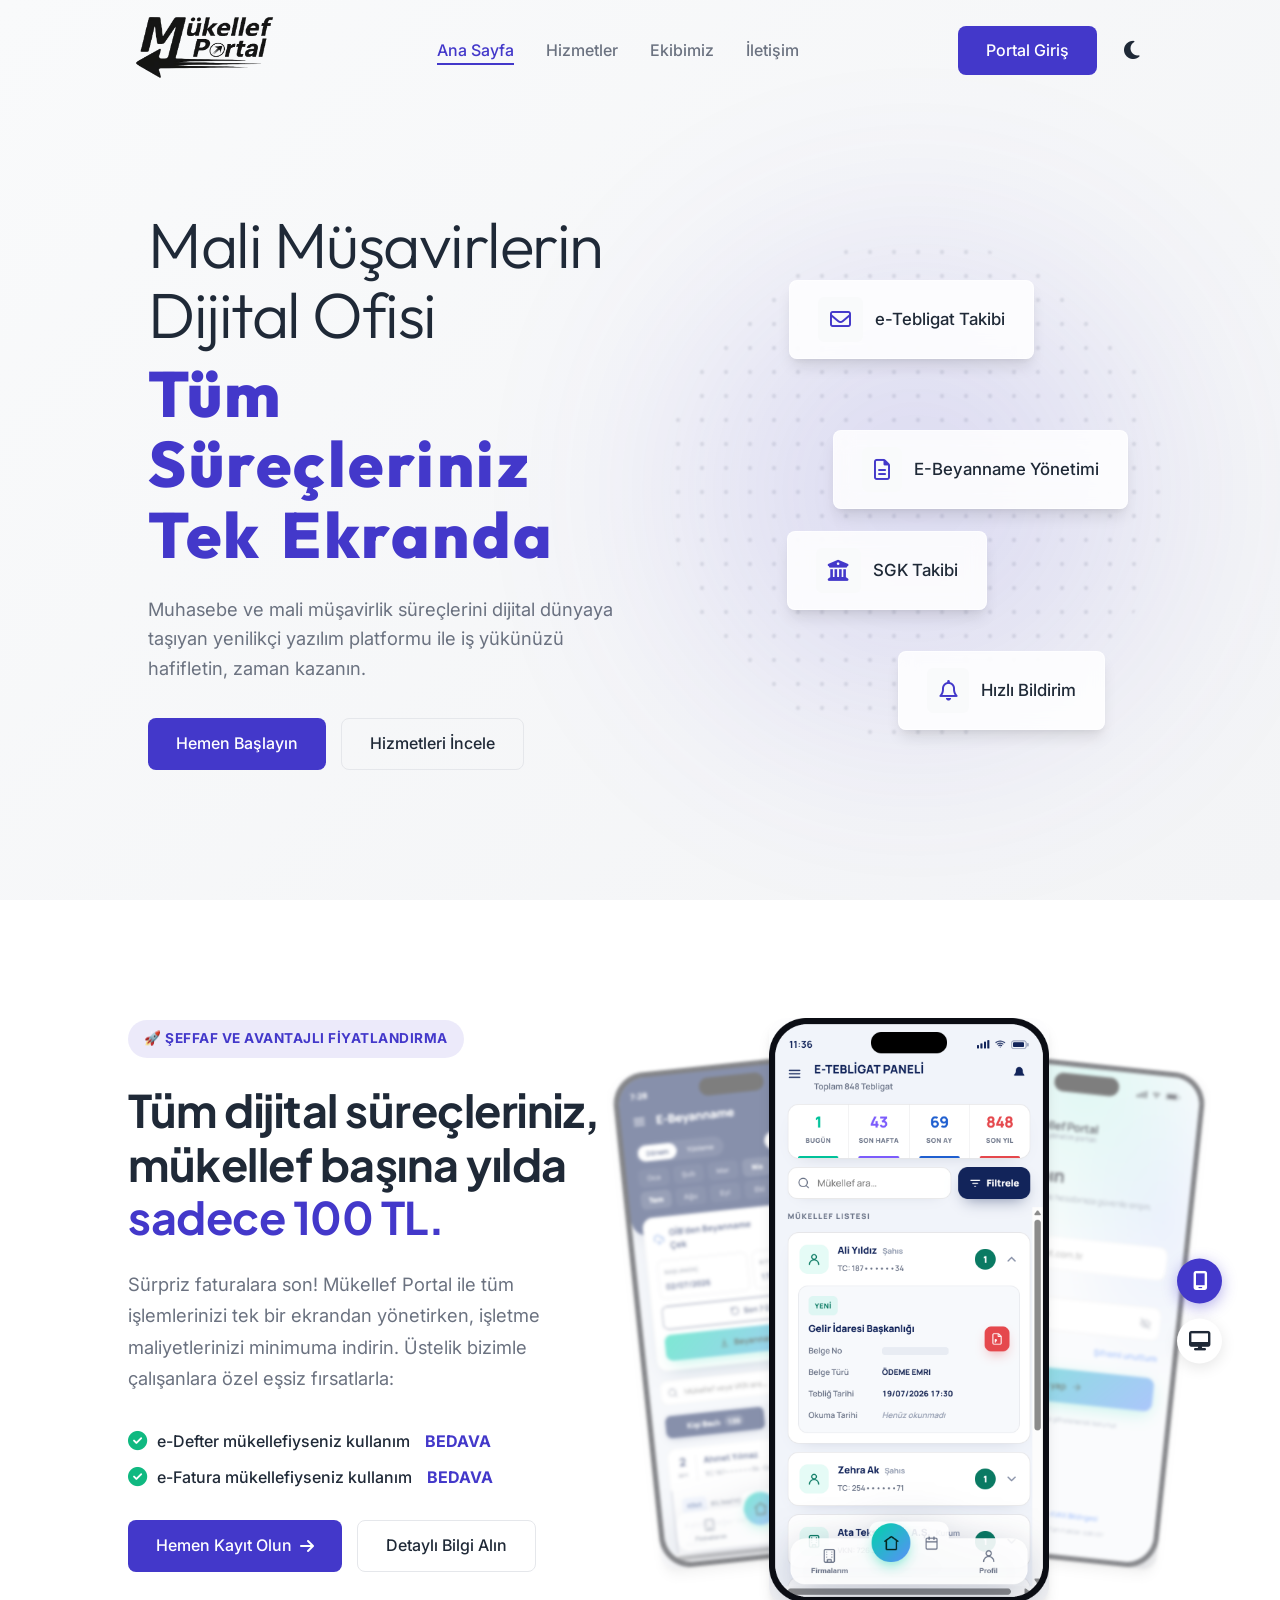
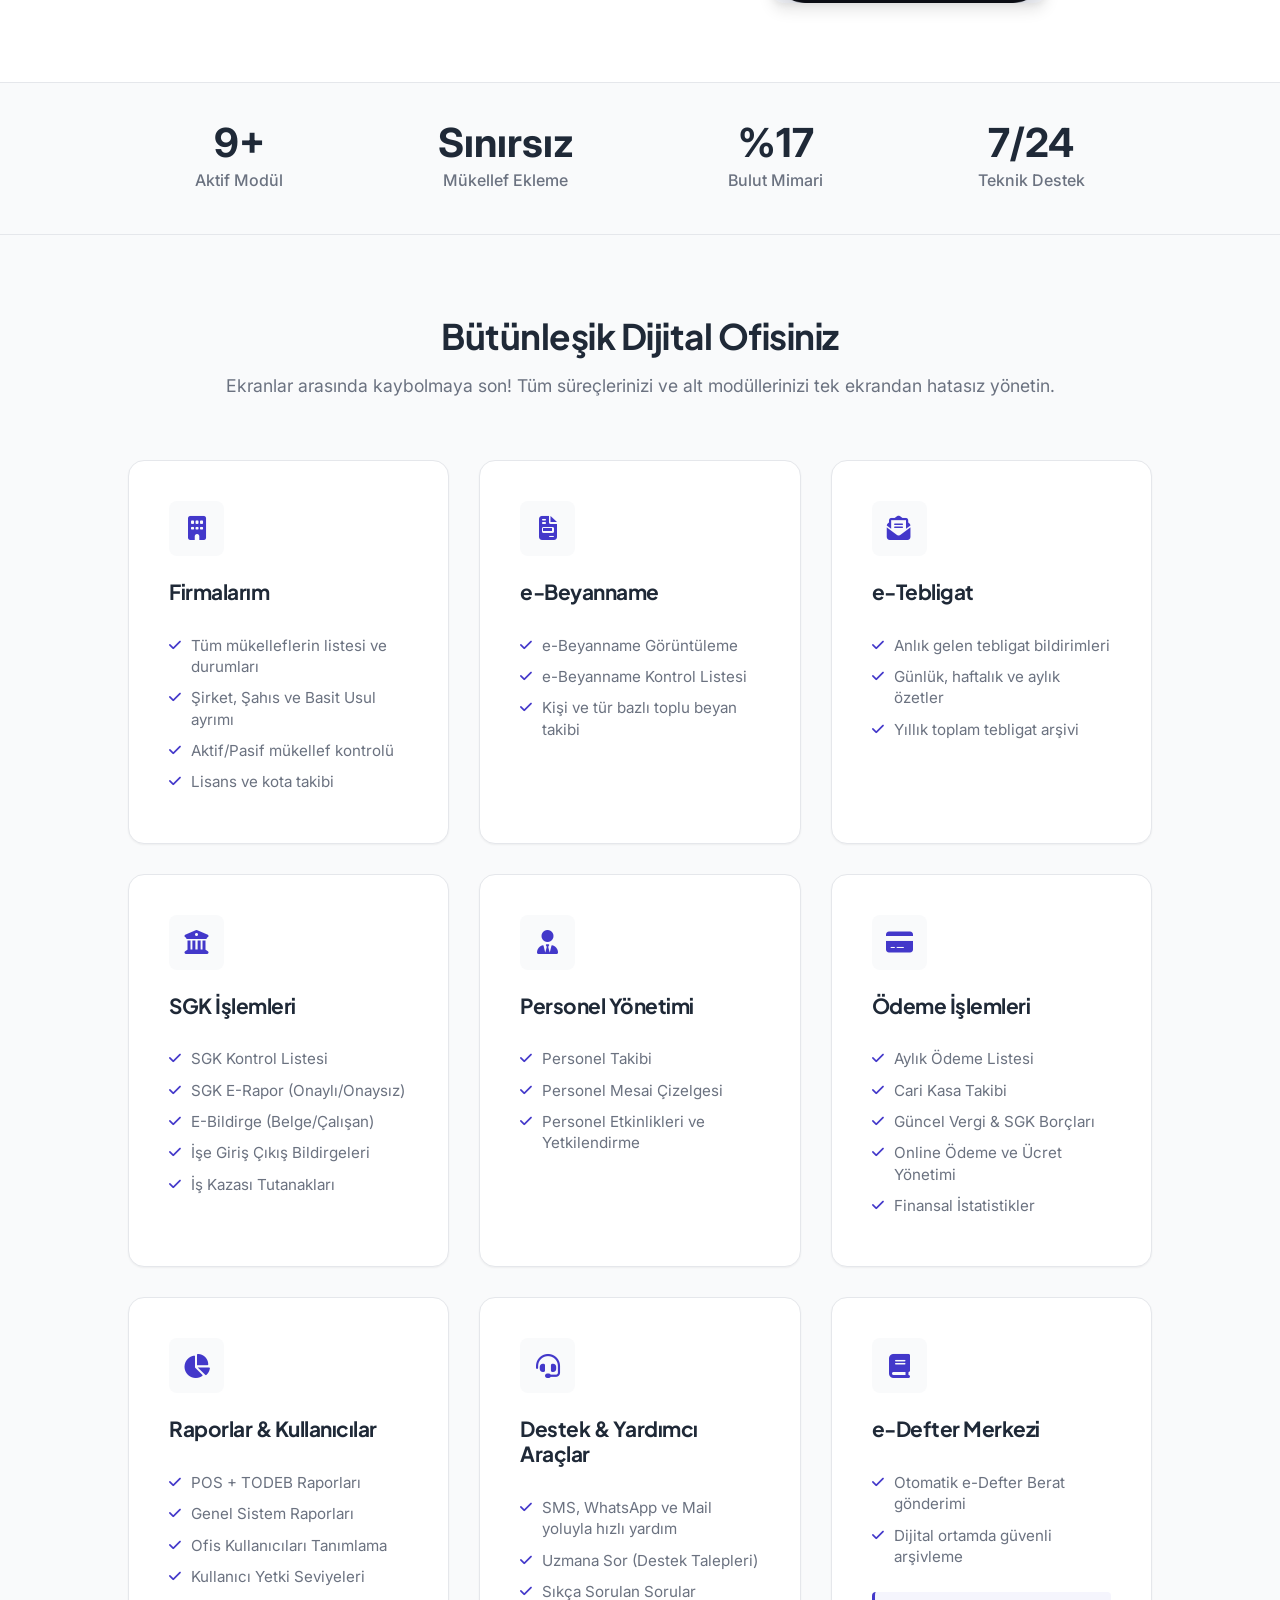
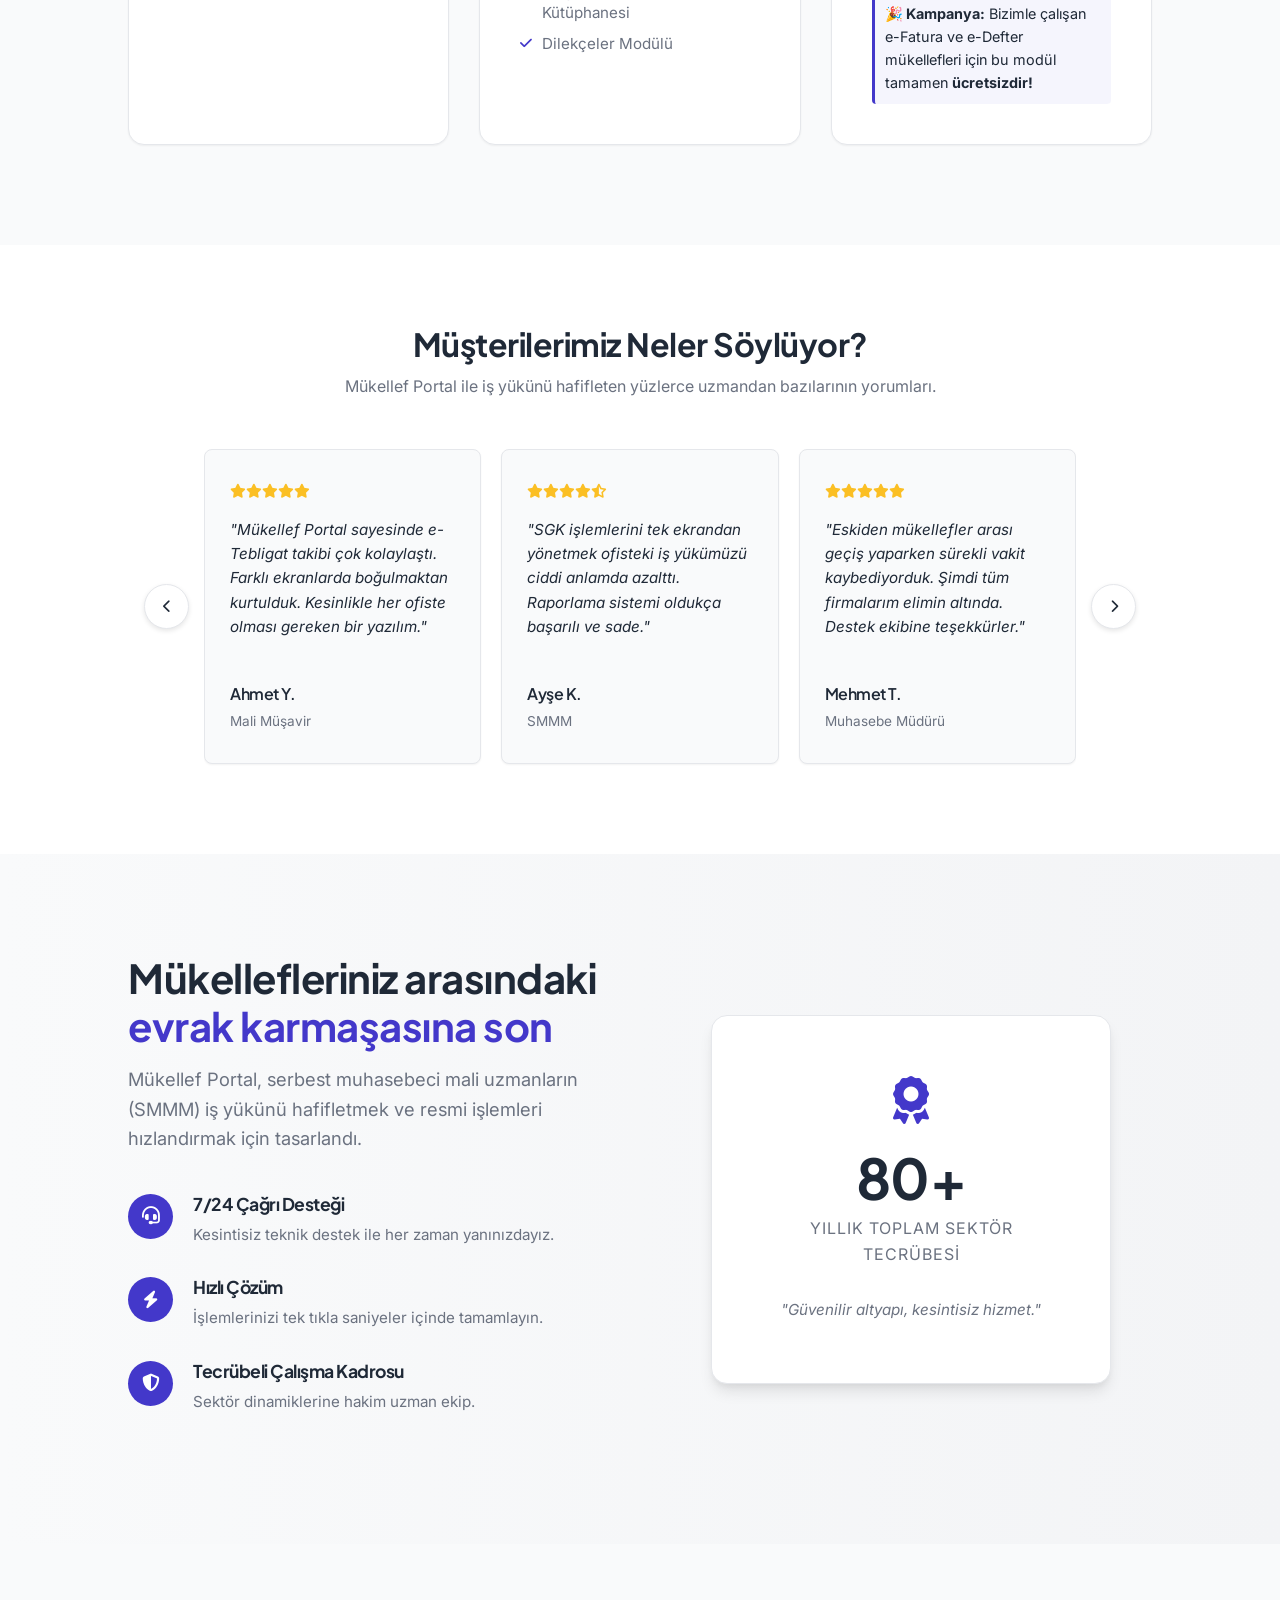
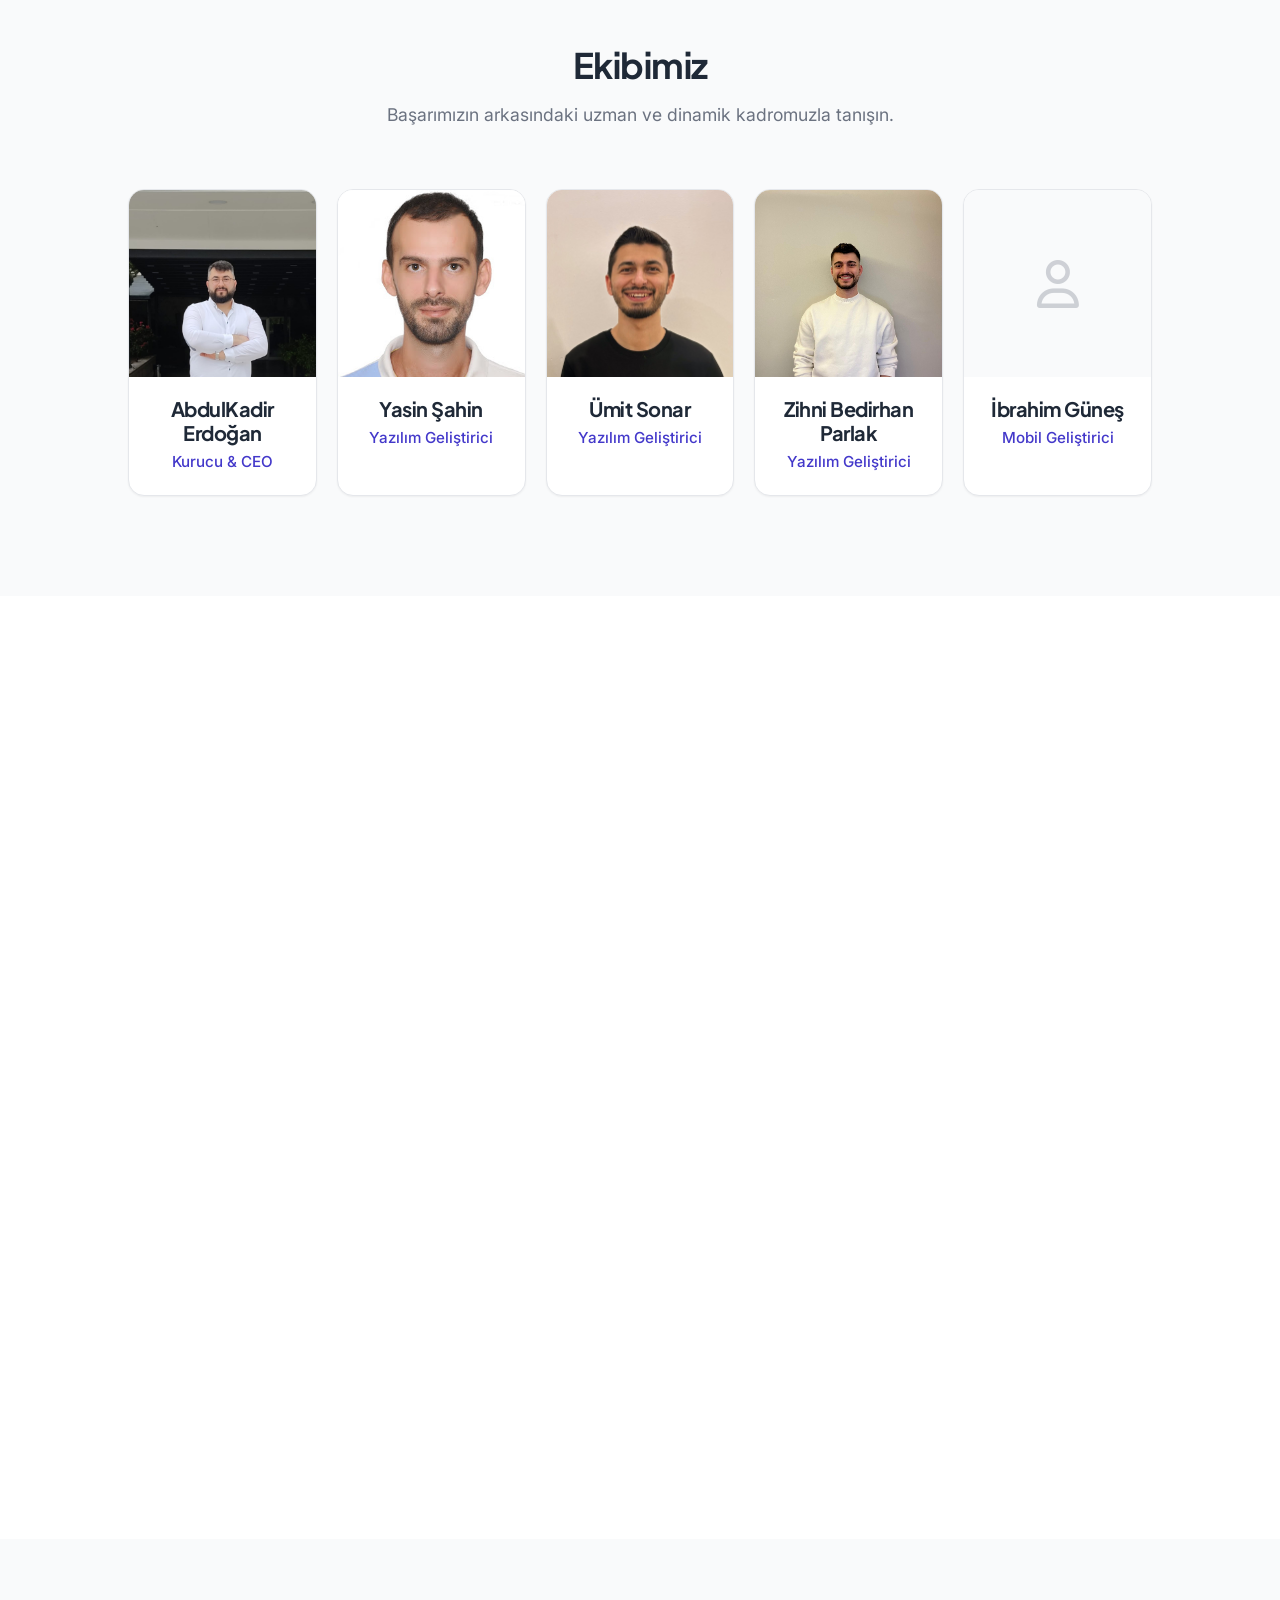
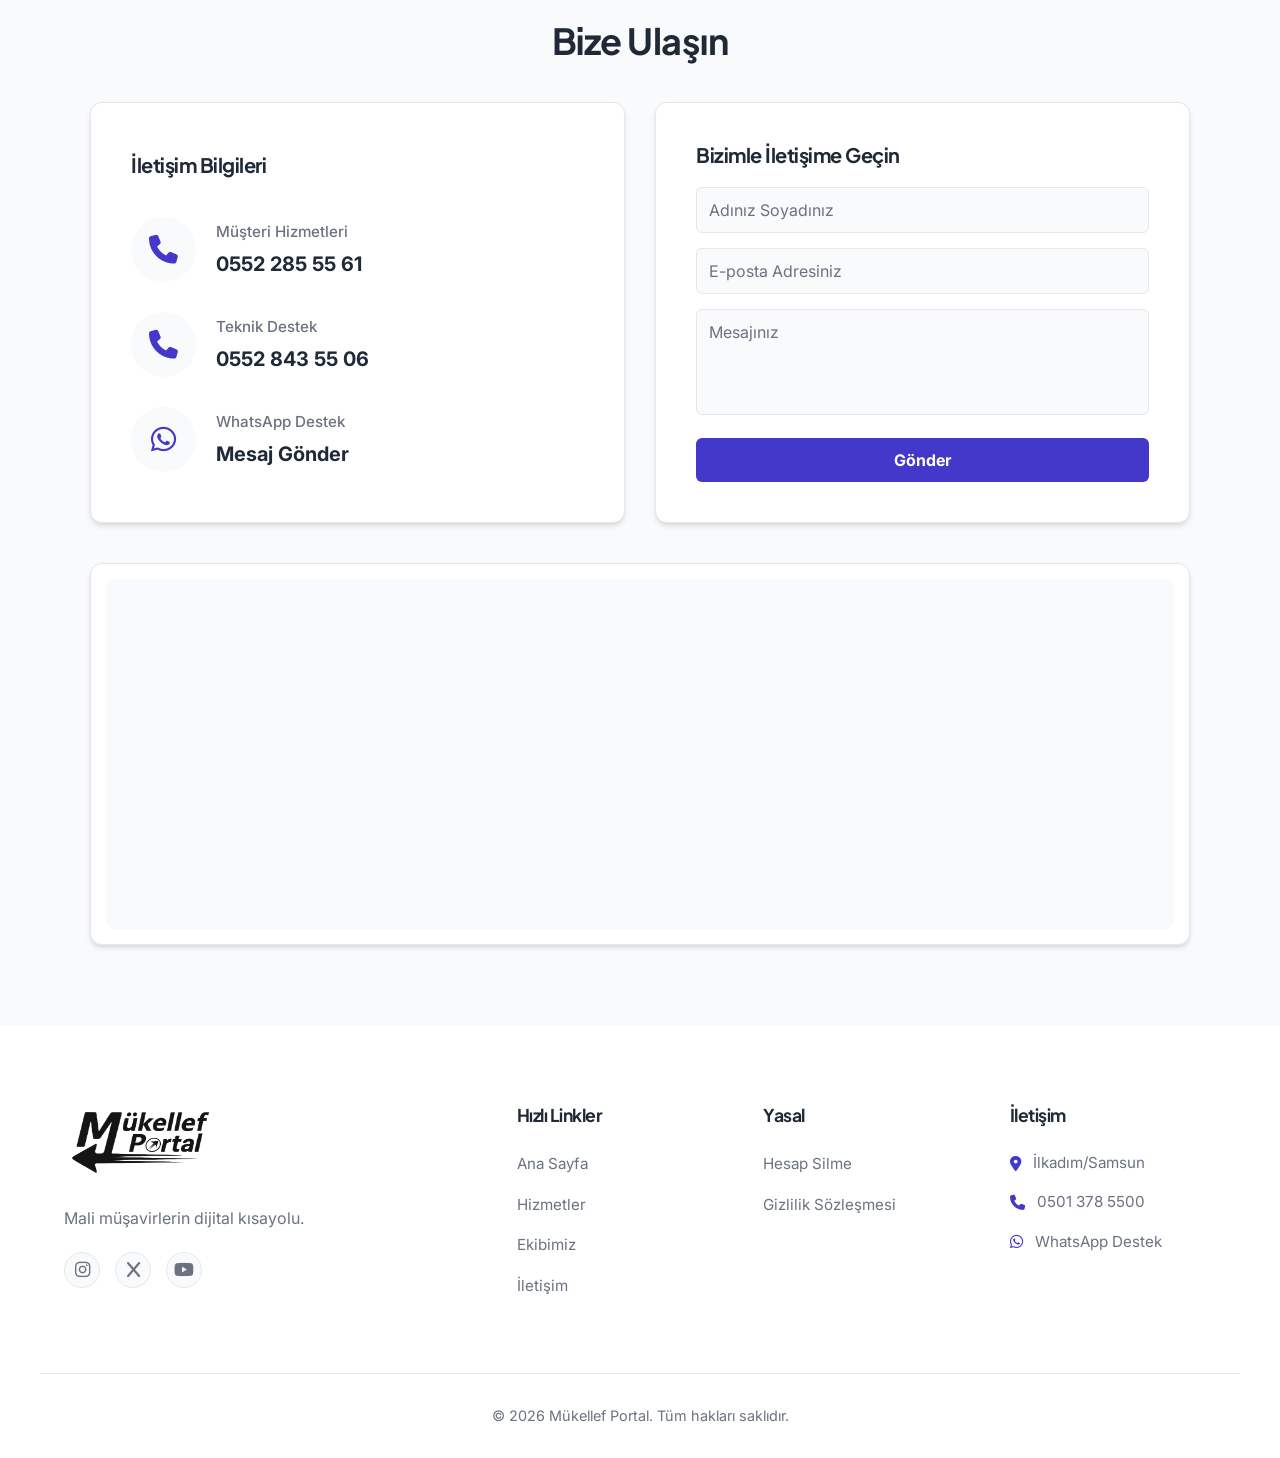
<file: public/index.html>
<!DOCTYPE html>
<html lang="tr">

<head>


    <meta charset="UTF-8">
    <meta name="viewport" content="width=device-width, initial-scale=1.0">
    <title>Mükellef Portal</title>
    <link rel="icon" type="image/png" href="images/logolar/favicon.png">
    <!-- Google Fonts: Plus Jakarta Sans (Başlıklar) ve Inter (Gövde) -->
    <!-- Google Fonts: Outfit (Başlıklar) ve Inter (Gövde) -->
    <link rel="preconnect" href="https://fonts.googleapis.com">
    <link rel="preconnect" href="https://fonts.gstatic.com" crossorigin>
    <link href="https://fonts.googleapis.com/css2?family=Inter:wght@400;500;600&family=Outfit:wght@300;800&display=swap"
        rel="stylesheet">
    <link
        href="https://fonts.googleapis.com/css2?family=Inter:wght@300;400;500;600&family=Plus+Jakarta+Sans:wght@500;700;800&display=swap"
        rel="stylesheet">
    <link rel="preconnect" href="https://fonts.googleapis.com">
    <link rel="preconnect" href="https://fonts.gstatic.com" crossorigin>

    <link href="https://fonts.googleapis.com/css2?family=Inter:wght@400;500;600;700&display=swap" rel="stylesheet">
    <link href="https://fonts.googleapis.com/css2?family=Inter:wght@300;400;500;600;700&display=swap" rel="stylesheet">
    <link rel="stylesheet" href="https://cdnjs.cloudflare.com/ajax/libs/font-awesome/6.4.0/css/all.min.css">
    <!-- 1. Temel Ayarlar ve Değişkenler -->
    <link rel="stylesheet" href="css/base.css">

    <!-- 2. Sabit Şablon Elemanları (Header, Footer, Scroll Butonu) -->
    <link rel="stylesheet" href="css/layout.css">

    <!-- 3. Sayfa İçi Büyük Bölümler (Hero, İçerik, Ekip, İletişim vb.) -->
    <link rel="stylesheet" href="css/sections.css">

    <!-- 4. Özel Bileşenler ve Animasyonlar (Yorumlar vb.) -->
    <link rel="stylesheet" href="css/components.css">

    <!-- 5. EN SON: Responsive (Büyük Ekran, Tablet ve Mobil Sorguları) -->
    <link rel="stylesheet" href="css/responsive.css">
</head>

<body>

    <body>
        <!-- PRELOADER (Yükleme Ekranı) -->
        <div id="preloader">
            <div class="spinner"></div>
            <span class="loading-text">Mükellef Portal Yükleniyor...</span>
        </div>

        <!-- Header -->
        <header class="header" id="header">
            <div class="container-fluid nav-container">
                <div class="logo">
                    <a href="#ana-sayfa-alani" id="navbarLogo">
                        <img src="images/logolar/mukellef-portal-logo.png" alt="Mükellef Portal" id="main-logo">
                    </a>
                </div>
                <nav class="navbar" id="navbar">
                    <ul>
                        <li><a href="#ana-sayfa-alani" class="nav-link active">Ana Sayfa</a></li>
                        <li><a href="#hizmetler-alani" class="nav-link">Hizmetler</a></li>
                        <li> <a href="#ekibimiz-alani" class="nav-link">Ekibimiz</a></li>
                        <li><a href="#iletisim-alani" class="nav-link">İletişim</a></li>

                    </ul>
                </nav>
                <div class="header-right">
                    <a href="https://app.mukellefportal.com/auth/login" class="btn btn-primary login-btn">Portal
                        Giriş</a>

                    <!-- Karanlık Tema Geçiş Butonu -->
                    <button class="theme-toggle-btn" id="themeToggle" aria-label="Temayı Değiştir">
                        <i class="fa-solid fa-moon"></i>
                    </button>

                    <button class="mobile-menu-btn" id="mobileMenuBtn">
                        <i class="fa-solid fa-bars"></i>
                    </button>
                </div>
            </div>
        </header>

        <!-- Hero Section -->
        <section class="hero" id="ana-sayfa-alani">
            <div class="container-fluid hero-container">
                <div class="hero-content animate-on-scroll">
                    <h1>Mali Müşavirlerin Dijital Ofisi<br><span>Tüm Süreçleriniz Tek Ekranda</span></h1>
                    <p>Muhasebe ve mali müşavirlik süreçlerini dijital dünyaya taşıyan yenilikçi yazılım platformu ile
                        iş
                        yükünüzü hafifletin, zaman kazanın.</p>
                    <div class="hero-buttons">
                        <a href="https://app.mukellefportal.com/auth/login" class="btn btn-primary">Hemen Başlayın</a>
                        <a href="#hizmetler-alani" class="btn btn-outline">Hizmetleri İncele</a>
                    </div>
                </div>
                <div class="hero-visual">
                    <!-- Mevcut 4 Kart -->
                    <div class="floating-card card-1 float-anim">
                        <i class="fa-regular fa-envelope"></i> e-Tebligat Takibi
                    </div>
                    <div class="floating-card card-2 float-anim delay-1">
                        <i class="fa-regular fa-file-lines"></i> E-Beyanname Yönetimi
                    </div>
                    <div class="floating-card card-3 float-anim delay-2">
                        <i class="fa-solid fa-building-columns"></i> SGK Takibi
                    </div>
                    <div class="floating-card card-4 float-anim delay-3">
                        <i class="fa-regular fa-bell"></i> Hızlı Bildirim
                    </div>
                </div>
            </div>
        </section>
        <!-- Hizmetler Özel Karşılama (Hero) Alanı -->
        <section class="services-intro bg-white" id="hizmetler-alani">
            <div class="container-fluid intro-container">
                <!-- Sol Taraf: Metin ve Butonlar -->
                <div class="intro-content animate-on-scroll">
                    <span class="badge-soft">🚀 ŞEFFAF VE AVANTAJLI FİYATLANDIRMA</span>

                    <h2 class="intro-title">Tüm dijital süreçleriniz, <br>mükellef başına yılda <span
                            class="text-accent">sadece 100 TL.</span></h2>

                    <p class="intro-desc">
                        Sürpriz faturalara son! Mükellef Portal ile tüm işlemlerinizi tek bir ekrandan yönetirken,
                        işletme
                        maliyetlerinizi minimuma indirin. Üstelik bizimle çalışanlara özel eşsiz fırsatlarla:
                    </p>

                    <ul class="intro-benefits" style="list-style: none; padding: 0; margin-bottom: 30px;">
                        <li
                            style="margin-bottom: 10px; display: flex; align-items: center; gap: 10px; font-weight: 500; color: var(--text-dark);">
                            <i class="fa-solid fa-circle-check" style="color: #10b981; font-size: 1.2rem;"></i>
                            e-Defter mükellefiyseniz kullanım <strong
                                style="color: var(--accent-color); margin-left: 5px;">BEDAVA</strong>
                        </li>
                        <li
                            style="margin-bottom: 10px; display: flex; align-items: center; gap: 10px; font-weight: 500; color: var(--text-dark);">
                            <i class="fa-solid fa-circle-check" style="color: #10b981; font-size: 1.2rem;"></i>
                            e-Fatura mükellefiyseniz kullanım <strong
                                style="color: var(--accent-color); margin-left: 5px;">BEDAVA</strong>
                        </li>
                    </ul>

                    <div class="intro-buttons">
                        <a href="https://app.mukellefportal.com/auth/login" class="btn btn-primary">Hemen Kayıt Olun <i
                                class="fa-solid fa-arrow-right"></i></a>
                        <a href="#iletisim-alani" class="btn btn-outline">Detaylı Bilgi Alın</a>
                    </div>
                </div>

                <!-- Sağ Taraf: Animasyonlu 3D Telefon/Panel Görselleri -->
                <div class="intro-visual animate-on-scroll delay-1"
                    style="justify-content: center; position: relative;">

                    <!-- Senin Çizdiğin Yeşil Alandaki Cihaz Değiştirme Butonları -->
                    <div class="device-toggle-wrapper">
                        <button id="toggle-mobile" class="device-btn active" title="Mobil Görünüm">
                            <i class="fa-solid fa-mobile-screen"></i>
                        </button>
                        <button id="toggle-desktop" class="device-btn" title="Masaüstü Görünüm">
                            <i class="fa-solid fa-desktop"></i>
                        </button>
                    </div>

                    <!-- 3D Resimlerin Döndüğü Alan -->
                    <div class="mockup-carousel" id="main-mockup-carousel">

                        <!-- 1. RESİM -->
                        <img src="images/mptel1.png" data-mobile="images/mptel1.png"
                            data-desktop="images/resim1.png" alt="Arayüz 1" class="carousel-img active">

                        <!-- 2. RESİM -->
                        <img src="images/mptel2.png" data-mobile="images/mptel2.png"
                            data-desktop="images/resim2.png" alt="Arayüz 2" class="carousel-img next">

                        <!-- 3. RESİM -->
                        <img src="images/mptel3.png" data-mobile="images/mptel3.png"
                            data-desktop="images/resim3.png" alt="Arayüz 3" class="carousel-img prev">

                    </div>
                </div>
            </div>
        </section>

        <!-- İstatistik / Güven Çubuğu -->
        <div class="stats-bar border-y bg-light">
            <div class="container-fluid stats-container animate-on-scroll">
                <div class="stat-item">
                    <!-- 56'ya kadar sayacak ve sonuna + ekleyecek -->
                    <span class="stat-number counter" data-target="56" data-suffix="+">0</span>
                    <span class="stat-text">Aktif Modül</span>
                </div>
                <div class="stat-item">
                    <span class="stat-number">Sınırsız</span>
                    <span class="stat-text">Mükellef Ekleme</span>
                </div>
                <div class="stat-item">
                    <!-- 100'e kadar sayacak ve başına % ekleyecek -->
                    <span class="stat-number counter" data-target="100" data-prefix="%">0</span>
                    <span class="stat-text">Bulut Mimari</span>
                </div>
                <div class="stat-item">
                    <span class="stat-number">7/24</span>
                    <span class="stat-text">Teknik Destek</span>
                </div>
            </div>
        </div>

        <!-- Sunduğumuz Hizmetler (Alt Kartlar) -->
        <section class="services-grid-section bg-light">
            <div class="container-fluid">
                <div class="section-title animate-on-scroll">
                    <h2>Bütünleşik Dijital Ofisiniz</h2>
                    <p>Ekranlar arasında kaybolmaya son! Tüm süreçlerinizi ve alt modüllerinizi tek ekrandan hatasız
                        yönetin.</p>
                </div>

                <div class="services-grid">
                    <div class="service-card animate-on-scroll">
                        <div class="icon-box"><i class="fa-solid fa-building"></i></div>
                        <h3>Firmalarım</h3>
                        <ul class="feature-list">
                            <li><i class="fa-solid fa-check"></i> Tüm mükelleflerin listesi ve durumları</li>
                            <li><i class="fa-solid fa-check"></i> Şirket, Şahıs ve Basit Usul ayrımı</li>
                            <li><i class="fa-solid fa-check"></i> Aktif/Pasif mükellef kontrolü</li>
                            <li><i class="fa-solid fa-check"></i> Lisans ve kota takibi</li>
                        </ul>
                    </div>

                    <div class="service-card animate-on-scroll delay-1">
                        <div class="icon-box"><i class="fa-solid fa-file-invoice"></i></div>
                        <h3>e-Beyanname</h3>
                        <ul class="feature-list">
                            <li><i class="fa-solid fa-check"></i> e-Beyanname Görüntüleme</li>
                            <li><i class="fa-solid fa-check"></i> e-Beyanname Kontrol Listesi</li>
                            <li><i class="fa-solid fa-check"></i> Kişi ve tür bazlı toplu beyan takibi</li>
                        </ul>
                    </div>

                    <div class="service-card animate-on-scroll delay-2">
                        <div class="icon-box"><i class="fa-solid fa-envelope-open-text"></i></div>
                        <h3>e-Tebligat</h3>
                        <ul class="feature-list">
                            <li><i class="fa-solid fa-check"></i> Anlık gelen tebligat bildirimleri</li>
                            <li><i class="fa-solid fa-check"></i> Günlük, haftalık ve aylık özetler</li>
                            <li><i class="fa-solid fa-check"></i> Yıllık toplam tebligat arşivi</li>
                        </ul>
                    </div>

                    <div class="service-card animate-on-scroll">
                        <div class="icon-box"><i class="fa-solid fa-building-columns"></i></div>
                        <h3>SGK İşlemleri</h3>
                        <ul class="feature-list">
                            <li><i class="fa-solid fa-check"></i> SGK Kontrol Listesi</li>
                            <li><i class="fa-solid fa-check"></i> SGK E-Rapor (Onaylı/Onaysız)</li>
                            <li><i class="fa-solid fa-check"></i> E-Bildirge (Belge/Çalışan)</li>
                            <li><i class="fa-solid fa-check"></i> İşe Giriş Çıkış Bildirgeleri</li>
                            <li><i class="fa-solid fa-check"></i> İş Kazası Tutanakları</li>
                        </ul>
                    </div>

                    <div class="service-card animate-on-scroll delay-1">
                        <div class="icon-box"><i class="fa-solid fa-user-tie"></i></div>
                        <h3>Personel Yönetimi</h3>
                        <ul class="feature-list">
                            <li><i class="fa-solid fa-check"></i> Personel Takibi</li>
                            <li><i class="fa-solid fa-check"></i> Personel Mesai Çizelgesi</li>
                            <li><i class="fa-solid fa-check"></i> Personel Etkinlikleri ve Yetkilendirme</li>
                        </ul>
                    </div>

                    <div class="service-card animate-on-scroll delay-2">
                        <div class="icon-box"><i class="fa-solid fa-credit-card"></i></div>
                        <h3>Ödeme İşlemleri</h3>
                        <ul class="feature-list">
                            <li><i class="fa-solid fa-check"></i> Aylık Ödeme Listesi</li>
                            <li><i class="fa-solid fa-check"></i> Cari Kasa Takibi</li>
                            <li><i class="fa-solid fa-check"></i> Güncel Vergi & SGK Borçları</li>
                            <li><i class="fa-solid fa-check"></i> Online Ödeme ve Ücret Yönetimi</li>
                            <li><i class="fa-solid fa-check"></i> Finansal İstatistikler</li>
                        </ul>
                    </div>

                    <div class="service-card animate-on-scroll delay-1">
                        <div class="icon-box"><i class="fa-solid fa-chart-pie"></i></div>
                        <h3>Raporlar & Kullanıcılar</h3>
                        <ul class="feature-list">
                            <li><i class="fa-solid fa-check"></i> POS + TODEB Raporları</li>
                            <li><i class="fa-solid fa-check"></i> Genel Sistem Raporları</li>
                            <li><i class="fa-solid fa-check"></i> Ofis Kullanıcıları Tanımlama</li>
                            <li><i class="fa-solid fa-check"></i> Kullanıcı Yetki Seviyeleri</li>
                        </ul>
                    </div>

                    <div class="service-card animate-on-scroll delay-2">
                        <div class="icon-box"><i class="fa-solid fa-headset"></i></div>
                        <h3>Destek & Yardımcı Araçlar</h3>
                        <ul class="feature-list">
                            <li><i class="fa-solid fa-check"></i> SMS, WhatsApp ve Mail yoluyla hızlı yardım</li>
                            <li><i class="fa-solid fa-check"></i> Uzmana Sor (Destek Talepleri)</li>
                            <li><i class="fa-solid fa-check"></i> Sıkça Sorulan Sorular Kütüphanesi</li>
                            <li><i class="fa-solid fa-check"></i> Dilekçeler Modülü</li>
                        </ul>
                    </div>

                    <div class="service-card animate-on-scroll">
                        <div class="icon-box"><i class="fa-solid fa-book"></i></div>
                        <h3>e-Defter Merkezi</h3>
                        <ul class="feature-list">
                            <li><i class="fa-solid fa-check"></i> Otomatik e-Defter Berat gönderimi</li>
                            <li><i class="fa-solid fa-check"></i> Dijital ortamda güvenli arşivleme</li>
                        </ul>
                        <div
                            style="margin-top: 15px; padding: 10px; background-color: rgba(67, 56, 202, 0.05); border-left: 3px solid var(--accent-color, #4338ca); border-radius: 4px; font-size: 0.9rem;">
                            <strong>🎉 Kampanya:</strong> Bizimle çalışan e-Fatura ve e-Defter mükellefleri için bu
                            modül
                            tamamen <strong>ücretsizdir!</strong>
                        </div>
                    </div>

                </div>
            </div>
        </section>

        <!--YORUMLAR KISMI -->

        <section class="testimonials-section bg-white" id="kullanici-yorumlari">
            <div class="container-fluid">
                <div class="testimonials-header animate-on-scroll">
                    <h2>Müşterilerimiz Neler Söylüyor?</h2>
                    <p>Mükellef Portal ile iş yükünü hafifleten yüzlerce uzmandan bazılarının yorumları.</p>
                </div>

                <div class="testimonial-slider-wrap animate-on-scroll delay-1">
                    <!-- Geri Butonu -->
                    <button class="slider-btn prev-btn" id="t-prev" aria-label="Önceki Yorum"><i
                            class="fa-solid fa-chevron-left"></i></button>

                    <div class="testimonial-track-container">
                        <div class="testimonial-track" id="testimonialTrack">

                            <!-- Yorum 1 -->
                            <div class="testimonial-card">
                                <div>
                                    <div class="testimonial-stars">
                                        <i class="fa-solid fa-star"></i><i class="fa-solid fa-star"></i><i
                                            class="fa-solid fa-star"></i><i class="fa-solid fa-star"></i><i
                                            class="fa-solid fa-star"></i>
                                    </div>
                                    <p class="testimonial-comment">"Mükellef Portal sayesinde e-Tebligat takibi çok
                                        kolaylaştı. Farklı ekranlarda boğulmaktan kurtulduk. Kesinlikle her ofiste
                                        olması
                                        gereken bir yazılım."</p>
                                </div>
                                <div class="testimonial-author">
                                    <h4>Ahmet Y.</h4>
                                    <span>Mali Müşavir</span>
                                </div>
                            </div>

                            <!-- Yorum 2 -->
                            <div class="testimonial-card">
                                <div>
                                    <div class="testimonial-stars">
                                        <i class="fa-solid fa-star"></i><i class="fa-solid fa-star"></i><i
                                            class="fa-solid fa-star"></i><i class="fa-solid fa-star"></i><i
                                            class="fa-solid fa-star-half-stroke"></i>
                                    </div>
                                    <p class="testimonial-comment">"SGK işlemlerini tek ekrandan yönetmek ofisteki iş
                                        yükümüzü ciddi anlamda azalttı. Raporlama sistemi oldukça başarılı ve sade."</p>
                                </div>
                                <div class="testimonial-author">
                                    <h4>Ayşe K.</h4>
                                    <span>SMMM</span>
                                </div>
                            </div>

                            <!-- Yorum 3 -->
                            <div class="testimonial-card">
                                <div>
                                    <div class="testimonial-stars">
                                        <i class="fa-solid fa-star"></i><i class="fa-solid fa-star"></i><i
                                            class="fa-solid fa-star"></i><i class="fa-solid fa-star"></i><i
                                            class="fa-solid fa-star"></i>
                                    </div>
                                    <p class="testimonial-comment">"Eskiden mükellefler arası geçiş yaparken sürekli
                                        vakit
                                        kaybediyorduk. Şimdi tüm firmalarım elimin altında. Destek ekibine teşekkürler."
                                    </p>
                                </div>
                                <div class="testimonial-author">
                                    <h4>Mehmet T.</h4>
                                    <span>Muhasebe Müdürü</span>
                                </div>
                            </div>

                            <!-- Yorum 4 -->
                            <div class="testimonial-card">
                                <div>
                                    <div class="testimonial-stars">
                                        <i class="fa-solid fa-star"></i><i class="fa-solid fa-star"></i><i
                                            class="fa-solid fa-star"></i><i class="fa-solid fa-star"></i><i
                                            class="fa-solid fa-star"></i>
                                    </div>
                                    <p class="testimonial-comment">"Fiyat performans olarak piyasadaki en iyi çözüm.
                                        Özellikle e-Defter mükelleflerine sağladıkları avantajlar bizi çok memnun etti."
                                    </p>
                                </div>
                                <div class="testimonial-author">
                                    <h4>Fatma S.</h4>
                                    <span>Serbest Muhasebeci</span>
                                </div>
                            </div>

                            <!-- Yorum 5 -->
                            <div class="testimonial-card">
                                <div>
                                    <div class="testimonial-stars">
                                        <i class="fa-solid fa-star"></i><i class="fa-solid fa-star"></i><i
                                            class="fa-solid fa-star"></i><i class="fa-solid fa-star"></i><i
                                            class="fa-regular fa-star"></i>
                                    </div>
                                    <p class="testimonial-comment">"Destek ekibi çok ilgili, WhatsApp üzerinden anında
                                        yanıt
                                        bulabiliyoruz. Arayüzün karanlık tema desteği olması gece çalışmalarında
                                        gözümüzü
                                        yormuyor."</p>
                                </div>
                                <div class="testimonial-author">
                                    <h4>Kemal E.</h4>
                                    <span>SMMM</span>
                                </div>
                            </div>

                            <!-- Yorum 6 -->
                            <div class="testimonial-card">
                                <div>
                                    <div class="testimonial-stars">
                                        <i class="fa-solid fa-star"></i><i class="fa-solid fa-star"></i><i
                                            class="fa-solid fa-star"></i><i class="fa-solid fa-star"></i><i
                                            class="fa-solid fa-star"></i>
                                    </div>
                                    <p class="testimonial-comment">"Beyanname kontrol listeleri sayesinde beyan atlama
                                        ve
                                        hata yapma riskimiz tamamen sıfıra indi. Toplu indirme özelliği harika
                                        çalışıyor."
                                    </p>
                                </div>
                                <div class="testimonial-author">
                                    <h4>Zeynep B.</h4>
                                    <span>Muhasebe Uzmanı</span>
                                </div>
                            </div>

                            <!-- Yorum 7 -->
                            <div class="testimonial-card">
                                <div>
                                    <div class="testimonial-stars">
                                        <i class="fa-solid fa-star"></i><i class="fa-solid fa-star"></i><i
                                            class="fa-solid fa-star"></i><i class="fa-solid fa-star"></i><i
                                            class="fa-solid fa-star"></i>
                                    </div>
                                    <p class="testimonial-comment">"Kullanıcı yetkilendirmesi sayesinde ofisteki
                                        personelin
                                        sadece kendi sorumlu olduğu mükellefleri görmesini sağladık. Veri güvenliğimiz
                                        arttı."</p>
                                </div>
                                <div class="testimonial-author">
                                    <h4>Hasan D.</h4>
                                    <span>Mali Müşavir</span>
                                </div>
                            </div>

                            <!-- Yorum 8 -->
                            <div class="testimonial-card">
                                <div>
                                    <div class="testimonial-stars">
                                        <i class="fa-solid fa-star"></i><i class="fa-solid fa-star"></i><i
                                            class="fa-solid fa-star"></i><i class="fa-solid fa-star"></i><i
                                            class="fa-solid fa-star-half-stroke"></i>
                                    </div>
                                    <p class="testimonial-comment">"İlk kurulumdan itibaren sistem o kadar akıcı
                                        çalışıyor
                                        ki, adaptasyon sürecimiz hiç olmadı diyebilirim. Jetkolay entegrasyonu muazzam."
                                    </p>
                                </div>
                                <div class="testimonial-author">
                                    <h4>Burcu Ç.</h4>
                                    <span>SMMM</span>
                                </div>
                            </div>

                            <!-- Yorum 9 -->
                            <div class="testimonial-card">
                                <div>
                                    <div class="testimonial-stars">
                                        <i class="fa-solid fa-star"></i><i class="fa-solid fa-star"></i><i
                                            class="fa-solid fa-star"></i><i class="fa-solid fa-star"></i><i
                                            class="fa-solid fa-star"></i>
                                    </div>
                                    <p class="testimonial-comment">"Personel yönetimi ve cari kasa takip modülü
                                        beklentilerimin çok üstünde. Artık ofisin tüm işlerini tek yerden
                                        yönetebiliyorum."
                                    </p>
                                </div>
                                <div class="testimonial-author">
                                    <h4>Mustafa A.</h4>
                                    <span>Mali Müşavir</span>
                                </div>
                            </div>

                            <!-- Yorum 10 -->
                            <div class="testimonial-card">
                                <div>
                                    <div class="testimonial-stars">
                                        <i class="fa-solid fa-star"></i><i class="fa-solid fa-star"></i><i
                                            class="fa-solid fa-star"></i><i class="fa-solid fa-star"></i><i
                                            class="fa-solid fa-star"></i>
                                    </div>
                                    <p class="testimonial-comment">"Bulut mimarisi gerçekten hayat kurtarıyor. Hafta
                                        sonu
                                        ofise gitmeden acil bir beyannameyi evden saniyeler içinde kontrol edebildim."
                                    </p>
                                </div>
                                <div class="testimonial-author">
                                    <h4>Elif N.</h4>
                                    <span>SMMM</span>
                                </div>
                            </div>

                            <!-- Yorum 11 -->
                            <div class="testimonial-card">
                                <div>
                                    <div class="testimonial-stars">
                                        <i class="fa-solid fa-star"></i><i class="fa-solid fa-star"></i><i
                                            class="fa-solid fa-star"></i><i class="fa-solid fa-star"></i><i
                                            class="fa-regular fa-star"></i>
                                    </div>
                                    <p class="testimonial-comment">"Sıkça sorulan sorular arşivi ve dilekçeler modülü
                                        sürekli başvurduğumuz bir rehber oldu. Yazılım çok kullanışlı, ancak birkaç
                                        modül
                                        daha eklenebilir."</p>
                                </div>
                                <div class="testimonial-author">
                                    <h4>Caner V.</h4>
                                    <span>Muhasebe Müdürü</span>
                                </div>
                            </div>

                            <!-- Yorum 12 -->
                            <div class="testimonial-card">
                                <div>
                                    <div class="testimonial-stars">
                                        <i class="fa-solid fa-star"></i><i class="fa-solid fa-star"></i><i
                                            class="fa-solid fa-star"></i><i class="fa-solid fa-star"></i><i
                                            class="fa-solid fa-star"></i>
                                    </div>
                                    <p class="testimonial-comment">"İlk günden beri kullanıyoruz, kısa sürede ofisimizin
                                        vazgeçilmezi oldu. Mali müşavirlik mesleğini modernize eden ekibe teşekkürler."
                                    </p>
                                </div>
                                <div class="testimonial-author">
                                    <h4>Serkan M.</h4>
                                    <span>Mali Müşavir</span>
                                </div>
                            </div>

                        </div>
                    </div>

                    <!-- İleri Butonu -->
                    <button class="slider-btn next-btn" id="t-next" aria-label="Sonraki Yorum"><i
                            class="fa-solid fa-chevron-right"></i></button>
                </div>
            </div>
        </section>



        <!-- Info Section -->
        <section class="info-section">
            <div class="container-fluid info-container">
                <div class="info-content animate-on-scroll">
                    <h2>Mükellefleriniz arasındaki <br><span>evrak karmaşasına son</span></h2>
                    <p class="subtitle">Mükellef Portal, serbest muhasebeci mali uzmanların (SMMM) iş yükünü hafifletmek
                        ve resmi işlemleri hızlandırmak için tasarlandı.</p>

                    <ul class="features-list">
                        <li>
                            <div class="feature-icon"><i class="fa-solid fa-headset"></i></div>
                            <div>
                                <h4>7/24 Çağrı Desteği</h4>
                                <p>Kesintisiz teknik destek ile her zaman yanınızdayız.</p>
                            </div>
                        </li>
                        <li>
                            <div class="feature-icon"><i class="fa-solid fa-bolt"></i></div>
                            <div>
                                <h4>Hızlı Çözüm</h4>
                                <p>İşlemlerinizi tek tıkla saniyeler içinde tamamlayın.</p>
                            </div>
                        </li>
                        <li>
                            <div class="feature-icon"><i class="fa-solid fa-shield-halved"></i></div>
                            <div>
                                <h4>Tecrübeli Çalışma Kadrosu</h4>
                                <p>Sektör dinamiklerine hakim uzman ekip.</p>
                            </div>
                        </li>
                    </ul>
                </div>
                <div class="info-visual animate-on-scroll delay-1">
                    <div class="experience-card float-anim">
                        <i class="fa-solid fa-award"></i>
                        <h3>80+</h3>
                        <p>YILLIK TOPLAM SEKTÖR TECRÜBESİ</p>
                        <span class="quote-italic">"Güvenilir altyapı, kesintisiz hizmet."</span>
                    </div>
                </div>
            </div>
        </section>


        <section class="team-section bg-light" id="ekibimiz-alani">
            <div class="container-fluid">
                <div class="section-title animate-on-scroll">
                    <h2>Ekibimiz</h2>
                    <p>Başarımızın arkasındaki uzman ve dinamik kadromuzla tanışın.</p>
                </div>
                <div class="team-grid">
                    <!-- Kişi 1 -->
                    <div class="team-card animate-on-scroll">
                        <div class="team-img-box">
                            <img src="images/team/abdulkadir-erdogan.jpg" alt="ABDULKADİR ERDOĞAN"
                                onerror="this.style.display='none'; this.nextElementSibling.style.display='flex';">
                            <i class="fa-regular fa-user placeholder-icon" style="display: none;"></i>
                        </div>
                        <div class="team-info">
                            <div class="member-details">
                                <h4>AbdulKadir Erdoğan</h4>
                                <p>Kurucu & CEO</p>
                            </div>
                            <div class="member-social">
                                <a href="https://www.linkedin.com/in/abdulkadir-erdo%C4%9Fan-a652311ab/" target="_blank"
                                    rel="noopener noreferrer" class="linkedin-btn"><i class="fa-brands fa-linkedin"></i>
                                    LinkedIn</a>
                            </div>
                        </div>
                    </div>

                    <div class="team-card animate-on-scroll delay-1">
                        <div class="team-img-box">
                            <img src="images/team/yasin-sahin.jpeg" alt="YASİN ŞAHİN"
                                onerror="this.style.display='none'; this.nextElementSibling.style.display='flex';">
                        </div>
                        <div class="team-info">
                            <div class="member-details">
                                <h4>Yasin Şahin</h4>
                                <p>Yazılım Geliştirici</p>
                            </div>
                            <div class="member-social">
                                <a href="https://www.linkedin.com/in/yasinsahin55/" target="_blank"
                                    rel="noopener noreferrer" class="linkedin-btn"><i class="fa-brands fa-linkedin"></i>
                                    LinkedIn</a>
                            </div>
                        </div>
                    </div>

                    <div class="team-card animate-on-scroll delay-2">
                        <div class="team-img-box">

                            <img src="images/team/umit-sonar.jpeg" alt="UMİT SONAR"
                                onerror="this.style.display='none'; this.nextElementSibling.style.display='flex';">
                            <i class="fa-regular fa-user placeholder-icon" style="display: none;"></i>
                        </div>
                        <div class="team-info">
                            <div class="member-details">
                                <h4>Ümit Sonar</h4>
                                <p>Yazılım Geliştirici</p>
                            </div>
                            <div class="member-social">
                                <a href="https://www.linkedin.com/in/%C3%BCmitsonar/" target="_blank"
                                    rel="noopener noreferrer" class="linkedin-btn"><i class="fa-brands fa-linkedin"></i>
                                    LinkedIn</a>
                            </div>
                        </div>
                    </div>
                    <div class="team-card animate-on-scroll delay-3">
                        <div class="team-img-box">
                            <img src="images/team/bedirhan-parlak.jpeg" alt="BEDİRHAN PARLAK"
                                onerror="this.style.display='none'; this.nextElementSibling.style.display='flex';">
                            <i class="fa-regular fa-user placeholder-icon" style="display: none;"></i>
                        </div>
                        <div class="team-info">
                            <div class="member-details">
                                <h4>Zihni Bedirhan Parlak</h4>
                                <p>Yazılım Geliştirici</p>
                            </div>
                            <div class="member-social">
                                <a href="https://www.linkedin.com/in/bedirhan-parlak-8a42033bb/" target="_blank"
                                    rel="noopener noreferrer" class="linkedin-btn"><i class="fa-brands fa-linkedin"></i>
                                    LinkedIn</a>
                            </div>
                        </div>
                    </div>

                    <!-- Kişi 5 (Alt Satır Sağ) -->
                    <div class="team-card animate-on-scroll delay-1">
                        <div class="team-img-box">
                            <i class="fa-regular fa-user placeholder-icon"></i>
                        </div>
                        <div class="team-info">
                            <div class="member-details">
                                <h4>İbrahim Güneş</h4>
                                <p>Mobil Geliştirici</p>
                            </div>
                            <div class="member-social">
                                <a href="https://www.linkedin.com/in/ibrahim-g%C3%BCne%C5%9F/" target="_blank"
                                    rel="noopener noreferrer" class="linkedin-btn"><i class="fa-brands fa-linkedin"></i>
                                    LinkedIn</a>
                            </div>
                        </div>
                    </div>
                </div>
            </div>
        </section>

        <section class="partners-section">
            <div class="container-fluid">
                <!-- 1. KISIM: MEVCUT ÇÖZÜM ORTAKLARI -->
                <div class="section-title animate-on-scroll">
                    <h2>Güçlü Çözüm Ortaklarımız</h2>
                    <p>Altyapımızda kullandığımız ve entegre çalıştığımız öncü markalar.</p>
                </div>

                <div class="partners-grid animate-on-scroll delay-1">
                    <!-- Kart 1: Jetkolay -->
                    <div class="partner-card">
                        <a href="https://www.jetkolay.com" target="_blank" title="Jetkolay'a Git"
                            style="display: flex; justify-content: center; align-items: center; width: 100%; height: 100%;">
                            <img src="images/logolar/jet-kolay-logo.png" alt="Jetkolay"
                                style="max-width: 90%; max-height: 80px; object-fit: contain; transform: scale(1.2);">
                        </a>
                    </div>

                    <!-- Kart 2: Mysoft -->
                    <div class="partner-card">
                        <a href="https://www.mysoft.com.tr" target="_blank" title="Mysoft'a Git"
                            style="display: flex; justify-content: center; align-items: center; width: 100%; height: 100%;">
                            <img src="images/logolar/mysoft-logo.png" alt="mysoft"
                                style="max-width: 90%; max-height: 80px; object-fit: contain;">
                        </a>
                    </div>

                    <!-- Kart 3: Arksotek -->
                    <div class="partner-card">
                        <a href="https://aksotek.com.tr/" target="_blank" title="Arksotek'e Git"
                            style="display: flex; justify-content: center; align-items: center; width: 100%; height: 100%;">
                            <img src="images/logolar/aksoket-logo.png" alt="arksotek"
                                style="max-width: 90%; max-height: 80px; object-fit: contain;">
                        </a>
                    </div>

                    <!-- Kart 4: ArkSigner -->
                    <div class="partner-card">
                        <a href="https://www.arksigner.com" target="_blank" title="ArkSigner'a Git"
                            style="display: flex; justify-content: center; align-items: center; width: 100%; height: 100%;">
                            <img src="images/logolar/arksigner.png" alt="arksigner"
                                style="max-width: 90%; max-height: 80px; object-fit: contain;">
                        </a>
                    </div>
                </div>

                <!-- 2. KISIM: ARAYA EKLENEN YAZI VE DEVLET ENTEGRASYONLARI -->
                <div class="section-title animate-on-scroll" style="margin-top: 80px; margin-bottom: 40px;">
                    <h3 style="font-size: 1.8rem; color: var(--text-dark); margin-bottom: 10px;">Resmi Kurum
                        Entegrasyonları
                    </h3>
                    <p style="color: var(--text-gray); font-size: 1.05rem; max-width: 700px; margin: 0 auto;">
                        İş süreçlerinizi hızlandırmak ve hata payını sıfıra indirmek için e-Devlet ve ilgili
                        bakanlıkların
                        altyapılarıyla %100 uyumlu ve entegre çalışıyoruz.
                    </p>
                </div>

                <!-- grid-template-columns ile 7 logonun daha estetik dizilmesi sağlandı -->
                <div class="partners-grid animate-on-scroll delay-2"
                    style="grid-template-columns: repeat(auto-fit, minmax(130px, 1fr));">

                    <!-- Devlet Logosu 1 (Tıklanamaz, sadece hover renk efekti çalışır) -->
                    <div class="partner-card" style="cursor: default;">
                        <!-- Görsel linkini (src) kendi logo adınıza göre güncelleyin -->
                        <img src="images/logolar/Devlet_logolari/dvdLogo.png" alt="Dijital vergi dairesi"
                            style="max-width: 90%; max-height: 70px; object-fit: contain;">
                    </div>

                    <!-- Devlet Logosu 2 -->
                    <div class="partner-card" style="cursor: default;">
                        <img src="images/logolar/Devlet_logolari/ivdlogo.png" alt="interaktif vergi dairesis"
                            style="max-width: 90%; max-height: 70px; object-fit: contain;">
                    </div>

                    <!-- Devlet Logosu 3 -->
                    <div class="partner-card" style="cursor: default;">
                        <img src="images/logolar/Devlet_logolari/ebeyanlogo.png" alt="e-beyan"
                            style="max-width: 90%; max-height: 70px; object-fit: contain;">
                    </div>

                    <!-- Devlet Logosu 4 -->
                    <div class="partner-card" style="cursor: default;">
                        <img src="images/logolar/Devlet_logolari/edefterlogo.png" alt="e-defter"
                            style="max-width: 90%; max-height: 70px; object-fit: contain;">
                    </div>

                    <!-- Devlet Logosu 5 -->
                    <div class="partner-card" style="cursor: default;">
                        <img src="images/logolar/Devlet_logolari/Edevlet.png" alt="e-devlet"
                            style="max-width: 90%; max-height: 70px; object-fit: contain;">
                    </div>

                    <!-- Devlet Logosu 6 -->
                    <div class="partner-card" style="cursor: default;">
                        <img src="images/logolar/Devlet_logolari/gib_logo.png" alt="vergi dairesi"
                            style="max-width: 90%; max-height: 70px; object-fit: contain;">
                    </div>

                    <!-- Devlet Logosu 7 -->
                    <div class="partner-card" style="cursor: default;">
                        <img src="images/logolar/Devlet_logolari/tobblogo.png" alt="türkiye odalar ve borsalar birliği"
                            style="max-width: 90%; max-height: 70px; object-fit: contain;">
                    </div>

                </div>
            </div>
        </section>


        <section id="iletisim-alani" class="contact-section">
            <div class="contact-wrap">

                <h1 class="contact-title">Bize Ulaşın</h1>

                <!-- ÜST KISIM: Sol (İletişim) ve Sağ (Form) Kutuları -->
                <div class="contact-cards">

                    <!-- SOL KUTU: İletişim Bilgileri -->
                    <div class="contact-phone-card">
                        <h3>İletişim Bilgileri</h3>

                        <div class="contact-item">
                            <a href="tel:+905522855561" class="contact-icon">
                                <i class="fa-solid fa-phone"></i>
                            </a>
                            <div class="contact-text">
                                <span class="contact-label">Müşteri Hizmetleri</span>
                                <a href="tel:+905522855561">0552 285 55 61</a>
                            </div>
                        </div>

                        <div class="contact-item">
                            <a href="tel:+905528435506" class="contact-icon">
                                <i class="fa-solid fa-phone"></i>
                            </a>
                            <div class="contact-text">
                                <span class="contact-label">Teknik Destek</span>
                                <a href="tel:+905528435506">0552 843 55 06</a>
                            </div>
                        </div>

                        <div class="contact-item">
                            <a href="https://wa.me/905522855561?text=Merhaba,%20Mükellef%20Portal%20hakkında%20bilgi%20almak%20istiyorum."
                                target="_blank" class="contact-icon whatsapp-icon">
                                <i class="fa-brands fa-whatsapp"></i>
                            </a>
                            <div class="contact-text">
                                <span class="contact-label">WhatsApp Destek</span>
                                <a href="https://wa.me/905522855561?text=Merhaba,%20Mükellef%20Portal%20hakkında%20bilgi%20almak%20istiyorum."
                                    target="_blank">Mesaj Gönder</a>
                            </div>
                        </div>
                    </div>

                    <!-- SAĞ KUTU: İletişim Formu (PHP İsimleri ve ID'ler KORUNDU) -->
                    <div class="contact-form-card">
                        <h3>Bizimle İletişime Geçin</h3>
                        <form id="mukellef-iletisim-formu">
                            <input type="text" name="customer_name" placeholder="Adınız Soyadınız" required>
                            <input type="email" name="customer_email" placeholder="E-posta Adresiniz" required>
                            <textarea name="customer_message" placeholder="Mesajınız" rows="4" required></textarea>
                            <button type="submit" id="form-submit-btn" class="contact-submit-btn">Gönder</button>
                        </form>
                    </div>

                </div> <!-- Buraları yan yana tutan div kapandı -->

                <!-- ALT KISIM: Uzunca Boydan Boya Harita -->
                <div class="contact-map-container animate-on-scroll delay-1">
                    <iframe src="https://maps.google.com/maps?q=41.297399,36.332208&t=&z=16&ie=UTF8&iwloc=&output=embed"
                        width="100%" height="350" style="border:0;" allowfullscreen="" loading="lazy"
                        referrerpolicy="no-referrer-when-downgrade">
                    </iframe>
                </div>

            </div>
        </section>

        <!-- Footer -->
        <footer class="footer">
            <div class="container footer-grid">
                <div class="footer-col brand-col">
                    <div class="footer-col brand-col">
                        <div class="logo">
                            <!-- Resim etiketine id="footer-logo" ekliyoruz -->
                            <a href="#ana-sayfa-alani"><img src="images/logolar/mukellef-portal-logo.png"
                                    alt="Mükellef Portal" id="footer-logo" style="max-width: 150px;"></a>
                        </div>
                        <p>Mali müşavirlerin dijital kısayolu.</p>
                        <!-- ... sosyal medya ikonları ... -->
                    </div>

                    <!-- Sosyal Medya İkonlarından WhatsApp Çıkarıldı -->
                    <div class="social-links">
                        <a href="https://www.instagram.com/mukellefportal/?hl=tr" target="_blank"
                            aria-label="Instagram"><i class="fa-brands fa-instagram"></i></a>
                        <a href="https://x.com/jetkolaybilisim" target="_blank" aria-label="Twitter"><i
                                class="fab fa-x"></i></a>
                        <a href="https://www.youtube.com/@JETKOLAYB%C4%B0L%C4%B0%C5%9E%C4%B0M" target="_blank"
                            aria-label="YouTube"><i class="fa-brands fa-youtube"></i></a>
                    </div>
                </div>
                <div class="footer-col">
                    <h4>Hızlı Linkler</h4>
                    <ul>
                        <li><a href="#ana-sayfa-alani">Ana Sayfa</a></li>
                        <li><a href="#hizmetler-alani">Hizmetler</a></li>
                        <li><a href="#ekibimiz-alani">Ekibimiz</a></li>
                        <li><a href="#iletisim-alani">İletişim</a></li>
                    </ul>
                </div>
                <div class="footer-col">
                    <h4>Yasal</h4>
                    <ul>
                        <li><a href="https://mukellefportal.com/hesap-silme">Hesap Silme</a></li>
                        <li><a href="https://mukellefportal.com/gizlilik-sozlesmesi">Gizlilik Sözleşmesi</a></li>
                    </ul>
                </div>
                <div class="footer-col">
                    <h4>İletişim</h4>
                    <ul class="contact-info">
                        <li>
                            <a href="https://www.google.com/maps?ll=41.297399,36.332208&z=17&t=m&hl=tr&gl=TR&mapclient=embed&cid=4014054536983940385"
                                target="_blank" rel="noopener noreferrer"
                                style="display: flex; align-items: center; gap: 12px;">
                                <i class="fa-solid fa-location-dot"></i> İlkadım/Samsun
                            </a>
                        </li>
                        <li><i class="fa-solid fa-phone"></i> 0501 378 5500</li>
                        <!-- WhatsApp Buraya Eklendi -->
                        <li>
                            <a href="https://wa.me/905522855561" target="_blank"
                                style="display: flex; align-items: center; gap: 12px;">
                                <i class="fa-brands fa-whatsapp"></i> WhatsApp Destek
                            </a>
                        </li>
                    </ul>
                </div>
            </div>
            <div class="container footer-bottom">
                <p>© 2026 Mükellef Portal. Tüm hakları saklıdır.</p>
            </div>
        </footer>

        <!-- HTML Yapısı (Daire ve Ok) -->
        <div id="progress-scroll-btn">
            <svg class="progress-circle" width="100%" height="100%" viewBox="-1 -1 102 102">
                <path d="M50,1 a49,49 0 0,1 0,98 a49,49 0 0,1 0,-98" />
            </svg>
            <span class="arrow-icon">↑</span>
        </div>
        <script src="js/script.js"></script>
    </body>

</html>
</file>
<file: css/main.css>
html {
  scroll-behavior: smooth;
}
/* =========================================
   1. GLOBAL DEĞİŞKENLER & TEMALAR
========================================= */

/* --- Light Theme (Varsayılan) --- */
:root {
    --primary-color: #312e81;
    --primary-light: #3730a3;
    --accent-color: #4338ca;
    --text-dark: #1f2937;
    --text-gray: #6b7280;
    --bg-white: #ffffff;
    --bg-light: #f9fafb;
    --bg-section: #f3f4f6;
    --border-color: #e5e7eb;
    --shadow-sm: 0 1px 2px 0 rgba(0, 0, 0, 0.05);
    --shadow-md: 0 4px 6px -1px rgba(0, 0, 0, 0.1), 0 2px 4px -1px rgba(0, 0, 0, 0.06);
    --shadow-lg: 0 10px 15px -3px rgba(0, 0, 0, 0.1), 0 4px 6px -2px rgba(0, 0, 0, 0.05);
    --radius-md: 8px;
    --radius-lg: 16px;
    --transition: all 0.3s ease;

    --gradient-hero: linear-gradient(135deg, rgba(249, 250, 251, 1) 0%, rgba(243, 244, 246, 1) 100%);
    --gradient-info: linear-gradient(90deg, rgba(249, 250, 251, 1) 0%, rgba(243, 244, 246, 1) 100%);
}

/* --- Dark Theme --- */
[data-theme="dark"] {
    --primary-color: #6366f1;
    --primary-light: #818cf8;
    --accent-color: #6366f1;
    --text-dark: #f9fafb;
    --text-gray: #9ca3af;
    --bg-white: #111827;
    --bg-light: #1f2937;
    --bg-section: #374151;
    --border-color: #374151;
    --shadow-sm: 0 1px 2px 0 rgba(0, 0, 0, 0.5);
    --shadow-md: 0 4px 6px -1px rgba(0, 0, 0, 0.6);
    --shadow-lg: 0 10px 15px -3px rgba(0, 0, 0, 0.7);

    --gradient-hero: linear-gradient(135deg, #111827 0%, #1f2937 100%);
    --gradient-info: linear-gradient(90deg, #111827 0%, #1f2937 100%);
}

/* =========================================
   2. RESET & BASE
========================================= */
* {
    margin: 0;
    padding: 0;
    box-sizing: border-box;
}

.logo img{
    width: 150px;
    height: auto;
    max-height: 70px;
}

html {
    scroll-behavior: smooth;
}

body {
    font-family: 'Inter', sans-serif;
    color: var(--text-dark);
    line-height: 1.6;
    background-color: var(--bg-white);
    overflow-x: hidden;
    transition: background-color 0.4s ease, color 0.4s ease;
}

a {
    text-decoration: none;
    color: inherit;
}

ul {
    list-style: none;
}

img {
    max-width: 100%;
    height: auto;
}

.container {
    width: 100%;
    max-width: 1200px;
    margin: 0 auto;
    padding: 0 24px;
}

.container-fluid {
    width: 100%;
    padding: 0 10%;
}

.bg-light {
    background-color: var(--bg-light);
}

.bg-white {
    background-color: var(--bg-white);
}

.border-y {
    border-top: 1px solid var(--border-color);
    border-bottom: 1px solid var(--border-color);
}

/* =========================================
   3. TİPOGRAFİ
========================================= */
h1,
h2,
h3,
h4 {
    font-weight: 600;
    line-height: 1.2;
    margin-bottom: 15px;
}

h1 {
    font-size: 3.2rem;
}

h1 span {
    color: var(--accent-color);
}

h2 {
    font-size: 2.2rem;
    color: var(--text-dark);
}

.section-title {
    text-align: center;
    margin-bottom: 60px;
}

.section-title p {
    color: var(--text-gray);
    font-size: 1.1rem;
}

.text-accent {
    color: var(--accent-color);
}

/* =========================================
   4. BUTONLAR
========================================= */
.btn {
    display: inline-flex;
    align-items: center;
    justify-content: center;
    padding: 12px 28px;
    border-radius: var(--radius-md);
    font-weight: 500;
    transition: var(--transition);
    cursor: pointer;
    gap: 8px;
    border: none;
    font-size: 1rem;
    text-align: center;
    white-space: nowrap;
}

.btn-primary {
    background-color: var(--accent-color);
    color: white;
}

.btn-primary:hover {
    background-color: var(--primary-light);
    transform: translateY(-2px);
    box-shadow: var(--shadow-md);
}

.btn-outline {
    background-color: transparent;
    border: 1px solid var(--border-color);
    color: var(--text-dark);
}

.btn-outline:hover {
    border-color: var(--text-gray);
    background-color: var(--bg-light);
    transform: translateY(-2px);
}

.btn-white {
    background-color: var(--bg-white);
    color: var(--text-dark);
    border: 1px solid var(--border-color);
}

.btn-white:hover {
    box-shadow: var(--shadow-md);
    transform: translateY(-2px);
}

.theme-toggle-btn {
    background: transparent;
    border: none;
    color: var(--text-dark);
    font-size: 1.3rem;
    cursor: pointer;
    width: 40px;
    height: 40px;
    border-radius: 50%;
    display: flex;
    align-items: center;
    justify-content: center;
    transition: var(--transition);
}

.theme-toggle-btn:hover {
    background-color: var(--bg-light);
    color: var(--accent-color);
}

/* =========================================
   5. HEADER & NAVIGATION
========================================= */
.header {
    padding: 10px 0;
    position: fixed;
    width: 100%;
    top: 0;
    z-index: 1000;
    background: var(--bg-white);
    border-bottom: 1px solid transparent;
    transition: var(--transition);
}

@supports (backdrop-filter: blur(10px)) {
    .header {
        background: transparent;
    }

    .header.scrolled {
        padding: 5px 0 ;
        background: rgba(var(--bg-white), 0.9);
        backdrop-filter: blur(10px);
    }
}

[data-theme="dark"] .header.scrolled {
    background: rgba(17, 24, 39, 0.9);
}

[data-theme="light"] .header.scrolled {
    background: rgba(255, 255, 255, 0.9);
}

.header.scrolled {
    padding: 15px 0;
    border-bottom: 1px solid var(--border-color);
    box-shadow: var(--shadow-sm);
}

.nav-container {
    display: flex;
    justify-content: space-between;
    align-items: center;
}

.logo {
    font-size: 1.5rem;
    font-weight: 400;
    z-index: 1001;
    color: var(--text-dark);
}

.logo strong {
    font-weight: 700;
    font-style: italic;
    letter-spacing: -1px;
}

.navbar ul {
    display: flex;
    gap: 32px;
    align-items: center;
}

.navbar a {
    color: var(--text-gray);
    font-weight: 500;
    position: relative;
    padding-bottom: 5px;
    transition: color 0.3s ease;
}

.navbar a::after {
    content: '';
    position: absolute;
    left: 0;
    bottom: 0;
    width: 0%;
    height: 2px;
    background-color: var(--accent-color);
    transition: width 0.3s ease-in-out;
}

.navbar a:hover,
.navbar a.active {
    color: var(--accent-color);
}

.navbar a:hover::after,
.navbar a.active::after {
    width: 100%;
}
.header-right {
    display: flex;
    align-items: center;
    gap: 15px;
}

.mobile-menu-btn {
    display: none;
    background: none;
    border: none;
    font-size: 1.5rem;
    color: var(--text-dark);
    cursor: pointer;
    z-index: 1001;
}

/* =========================================
   6. ANASAYFA BÖLÜMLERİ
========================================= */



/* --- Hizmetler Karşılama (Intro) --- */
.services-intro {
    padding: 120px 0 80px;
}

.intro-container {
    display: flex;
    align-items: center;
    justify-content: space-between;
    gap: 50px;
}

.intro-content {
    flex: 1;
    max-width: 600px;
}

.badge-soft {
    display: inline-block;
    padding: 8px 16px;
    background-color: rgba(67, 56, 202, 0.1);
    color: var(--accent-color);
    border-radius: 20px;
    font-size: 0.85rem;
    font-weight: 700;
    letter-spacing: 0.5px;
    margin-bottom: 25px;
}

[data-theme="dark"] .badge-soft {
    background-color: rgba(99, 102, 241, 0.15);
}

.intro-title {
    font-size: 2.8rem;
    line-height: 1.2;
    margin-bottom: 25px;
    color: var(--text-dark);
}

.intro-desc {
    font-size: 1.15rem;
    color: var(--text-gray);
    line-height: 1.7;
    margin-bottom: 35px;
}

.intro-buttons {
    display: flex;
    gap: 15px;
    margin-bottom: 30px;
}

.social-proof {
    display: flex;
    align-items: center;
    gap: 15px;
}

.social-proof .stars {
    color: #facc15;
    font-size: 1rem;
}

.social-proof span {
    font-size: 0.9rem;
    color: var(--text-gray);
    font-style: italic;
}

.intro-visual {
    flex: 1;
    display: flex;
    justify-content: flex-end;
}

.mockup-box {
    border-radius: var(--radius-lg);
    box-shadow: var(--shadow-lg);
    border: 4px solid var(--border-color);
    overflow: hidden;
    background-color: var(--bg-light);
}

.panel-img {
    display: block;
    width: 100%;
    max-width: 350px;
    height: auto;
}

/* --- İstatistik Çubuğu --- */
.stats-bar {
    padding: 40px 0;
}

.stats-container {
    display: flex;
    justify-content: space-around;
    align-items: center;
    flex-wrap: wrap;
    gap: 20px;
}

.stat-item {
    text-align: center;
    display: flex;
    flex-direction: column;
    gap: 5px;
}

.stat-number {
    font-size: 2.5rem;
    font-weight: 700;
    color: var(--text-dark);
    line-height: 1;
}

.stat-text {
    font-size: 1rem;
    color: var(--text-gray);
    font-weight: 500;
}

/* --- Hizmet Kartları Ağı (Services Grid) --- */
.services-grid-section {
    padding: 80px 0 100px;
}

.services-grid {
    display: grid;
    grid-template-columns: repeat(auto-fit, minmax(320px, 1fr));
    justify-content: center;
    gap: 30px;
}

.service-card {
    max-width: 400px;
    padding: 35px 30px;
    background: var(--bg-white);
    padding: 40px;
    border-radius: var(--radius-lg);
    box-shadow: var(--shadow-sm);
    border: 1px solid var(--border-color);
    transition: var(--transition);
    display: flex;
    flex-direction: column;
}

.service-card:hover {
    transform: translateY(-8px);
    box-shadow: var(--shadow-lg);
    border-color: var(--accent-color);
}

.service-card .icon-box {
    width: 55px;
    height: 55px;
    background-color: var(--bg-light);
    color: var(--accent-color);
    display: flex;
    align-items: center;
    justify-content: center;
    border-radius: var(--radius-md);
    font-size: 1.5rem;
    margin-bottom: 24px;
}

.service-card h3 {
    font-size: 1.3rem;
    margin-bottom: 15px;
    color: var(--text-dark);
}

.service-card p {
    color: var(--text-gray);
    margin-bottom: 24px;
    font-size: 1rem;
    flex-grow: 1;
}
/* Kart içi liste tasarımları için ufak dokunuşlar */
    .service-card ul.feature-list {
        list-style: none;
        padding-left: 0;
        margin-top: 15px;
        text-align: left;
    }
    .service-card ul.feature-list li {
        margin-bottom: 10px;
        font-size: 0.95rem;
        color: #4b5563;
        display: flex;
        align-items: flex-start;
        line-height: 1.4;
    }
    .service-card ul.feature-list li i {
        color: var(--accent-color, #4338ca); /* Sitenin ana rengini alır */
        margin-top: 4px;
        margin-right: 10px;
        font-size: 0.85rem;
    }

.link-btn {
    color: var(--accent-color);
    font-weight: 500;
    font-size: 0.95rem;
    display: inline-flex;
    align-items: center;
    gap: 8px;
    margin-top: auto;
}

.link-btn:hover {
    gap: 12px;
}

/* --- Testimonials --- */
.testimonials {
    padding: 100px 0;
    background-color: var(--bg-white);
}

.slider-wrapper {
    position: relative;
    display: flex;
    align-items: center;
    gap: 20px;
}

.slider-container {
    overflow: hidden;
    width: 100%;
    padding: 20px 0;
}

.slider-track {
    display: flex;
    gap: 30px;
    transition: transform 0.5s cubic-bezier(0.25, 1, 0.5, 1);
}

.testimonial-card {
    min-width: calc(25% - 22.5px);
    background: var(--bg-white);
    border: 1px solid var(--border-color);
    padding: 35px;
    border-radius: var(--radius-md);
    box-shadow: var(--shadow-sm);
}

.stars {
    color: #facc15;
    margin-bottom: 15px;
    font-size: 1rem;
}

.quote {
    font-style: italic;
    color: var(--text-gray);
    margin-bottom: 25px;
    font-size: 1rem;
    line-height: 1.7;
}

.author strong {
    display: block;
    font-size: 1rem;
    color: var(--text-dark);
}

.author span {
    color: var(--text-gray);
    font-size: 0.85rem;
}

.slider-btn {
    background: var(--bg-white);
    border: 1px solid var(--border-color);
    width: 45px;
    height: 45px;
    border-radius: 50%;
    cursor: pointer;
    display: flex;
    align-items: center;
    justify-content: center;
    color: var(--text-gray);
    transition: var(--transition);
    flex-shrink: 0;
    box-shadow: var(--shadow-sm);
}

.slider-btn:hover {
    background: var(--accent-color);
    color: white;
    border-color: var(--accent-color);
}

.slider-dots {
    display: flex;
    justify-content: center;
    flex-wrap: wrap;
    gap: 10px;
    margin-top: 40px;
}

.dot {
    width: 10px;
    height: 10px;
    border-radius: 50%;
    background-color: var(--border-color);
    cursor: pointer;
    transition: var(--transition);
}

.dot.active {
    background-color: var(--accent-color);
    width: 24px;
    border-radius: 5px;
}

/* --- Info Section --- */
.info-section {
    padding: 100px 0;
    background: var(--gradient-info);
    transition: background 0.4s ease;
}

.info-container {
    display: flex;
    align-items: center;
    gap: 60px;
}

.info-content {
    flex: 1;
}

.info-content h2 {
    font-size: 2.5rem;
    color: var(--text-dark);
}

.info-content h2 span {
    color: var(--accent-color);
}

.info-content .subtitle {
    color: var(--text-gray);
    margin-bottom: 40px;
    font-size: 1.15rem;
}

.features-list li {
    display: flex;
    gap: 20px;
    margin-bottom: 30px;
}

.feature-icon {
    width: 45px;
    height: 45px;
    border-radius: 50%;
    background-color: var(--accent-color);
    color: white;
    display: flex;
    align-items: center;
    justify-content: center;
    flex-shrink: 0;
    font-size: 1.1rem;
}

.features-list h4 {
    margin-bottom: 8px;
    font-size: 1.1rem;
    color: var(--text-dark);
}

.features-list p {
    color: var(--text-gray);
    font-size: 0.95rem;
}

.info-visual {
    flex: 1;
    display: flex;
    justify-content: center;
}

.experience-card {
    background: var(--bg-white);
    padding: 60px 50px;
    border-radius: var(--radius-lg);
    text-align: center;
    box-shadow: var(--shadow-lg);
    width: 100%;
    max-width: 400px;
    border-top: 5px solid var(--accent-color);
    border: 1px solid var(--border-color);
}

.experience-card i {
    font-size: 3rem;
    color: var(--accent-color);
    margin-bottom: 20px;
}

.experience-card h3 {
    font-size: 3.5rem;
    margin-bottom: 5px;
    color: var(--text-dark);
}

.experience-card p {
    font-size: 1rem;
    color: var(--text-gray);
    letter-spacing: 1px;
    margin-bottom: 30px;
}

.quote-italic {
    font-style: italic;
    color: var(--text-gray);
    font-size: 0.95rem;
}

/* --- CTA Section --- */
.cta {
    padding: 100px 0;
    background-color: var(--bg-light);
    border-top: 1px solid var(--border-color);
    border-bottom: 1px solid var(--border-color);
}

.cta-icon {
    font-size: 2.5rem;
    color: var(--accent-color);
    margin-bottom: 20px;
}

.cta-subtitle {
    color: var(--accent-color);
    font-weight: 700;
    font-size: 0.9rem;
    letter-spacing: 1.5px;
    margin-bottom: 15px;
    text-transform: uppercase;
}

.cta h2 {
    margin-bottom: 40px;
    font-size: 2.2rem;
    color: var(--text-dark);
}

.cta-buttons {
    display: flex;
    justify-content: center;
    gap: 20px;
    flex-wrap: wrap;
}
/* =========================================
   7. HAKKIMIZDA & EKİP SAYFASI
========================================= */

/* --- Page Intro (Ön Konuşma) --- */
.page-intro {
    padding: 180px 0 100px;
    background: var(--gradient-hero);
    transition: background 0.4s ease;
    border-bottom: 1px solid var(--border-color);
}

.page-intro .text-center {
    text-align: center;
}

.page-intro h1 {
    font-size: 3rem;
    margin-bottom: 25px;
}

.intro-text {
    max-width: 800px;
    margin: 0 auto;
    font-size: 1.15rem;
    color: var(--text-gray);
    line-height: 1.8;
}


/* --- Team Section (Ekibimiz) --- */
.team-section { padding: 100px 0; }

.team-grid { 
    display: flex; 
    flex-wrap: wrap; 
    justify-content: center; /* 5. kartın alta geçip ortalanmasını sağlar */
    gap: 30px; 
}

.team-card {
    /* 3'lü sığması için hesaplama (30px boşlukları tolere eder) */
    width: calc(33.333% - 20px); 
    max-width: 380px;
    background: var(--bg-white); 
    border: 1px solid var(--border-color); 
    border-radius: var(--radius-lg);
    overflow: hidden; 
    box-shadow: var(--shadow-sm); 
    transition: var(--transition); 
    text-align: center;
}

.team-card:hover { 
    box-shadow: var(--shadow-lg); 
    border-color: var(--accent-color); 
}

.team-img-box {
    width: 100%;
    aspect-ratio: 1/1;
    /* height: 280px;*/
    background-color: var(--bg-light);
    display: flex;
    align-items: center;
    justify-content: center;
    overflow: hidden;
}

.team-img-box img {
    width: 100%;
    height: 100%;
    object-fit: cover;
    object-position: top center;
    transition: transform 0.5s ease;
}

.team-card:hover .team-img-box img {
    transform: scale(1.05);
}

.placeholder-icon {
    font-size: 4rem;
    color: var(--text-gray);
    opacity: 0.3;
}

/* Ekip Kartları Animasyonlu İçerik */
.team-info {
    padding: 25px 20px;
    position: relative;
}

.member-details {
    transition: transform 0.4s ease;
}

.team-card:hover .member-details {
    transform: translateY(-12px);
}

.member-details h4 {
    font-size: 1.25rem;
    color: var(--text-dark);
    margin-bottom: 5px;
}

.member-details p {
    color: var(--accent-color);
    font-size: 0.95rem;
    font-weight: 500;
}

.member-social {
    position: absolute;
    bottom: 8px;
    left: 0;
    width: 100%;
    opacity: 0;
    visibility: hidden;
    transform: translateY(15px);
    transition: all 0.4s ease;
    text-align: center;
}

.team-card:hover .member-social {
    opacity: 1;
    visibility: visible;
    transform: translateY(0);
}

.linkedin-btn {
    display: inline-flex;
    align-items: center;
    gap: 6px;
    color: #0a66c2;
    font-weight: 600;
    font-size: 0.95rem;
    transition: var(--transition);
}

.linkedin-btn i {
    font-size: 1.1rem;
}

.linkedin-btn:hover {
    color: var(--primary-color);
    text-decoration: underline;
}

[data-theme="dark"] .linkedin-btn {
    color: #38bdf8;
}

[data-theme="dark"] .linkedin-btn:hover {
    color: var(--primary-light);
}

/* --- Partners Section (Çözüm Ortakları) --- */
.partners-section {
    padding: 100px 0;
    background-color: var(--bg-white);
}

.partners-grid {
    display: grid;
    grid-template-columns: repeat(auto-fit, minmax(150px, 1fr));
    gap: 20px;
    align-items: center;
}

.partner-card {
    height: 100px;
    background-color: var(--bg-light);
    border: 1px solid var(--border-color);
    border-radius: var(--radius-md);
    display: flex;
    align-items: center;
    justify-content: center;
    transition: var(--transition);
    color: var(--text-gray);
    font-weight: 600;
    overflow: hidden;
    padding: 15px;
}

.partner-card:hover {
    background-color: var(--bg-white);
    box-shadow: var(--shadow-md);
    border-color: var(--accent-color);
}

.partner-card img {
    max-width: 100%;
    max-height: 100%;
    object-fit: contain;
    filter: grayscale(100%);
    opacity: 0.7;
    transition: var(--transition);
}

.partner-card:hover img {
    filter: grayscale(0%);
    opacity: 1;
}


/* =========================================
   8. ANİMASYONLAR (KEYFRAMES & CLASSES)
========================================= */
.animate-on-scroll {
    opacity: 0;
    transform: translateY(40px);
    transition: opacity 0.8s ease-out, transform 0.8s ease-out;
}

.animate-on-scroll.is-visible {
    opacity: 1;
    transform: translateY(0);
}

.delay-1 {
    transition-delay: 0.2s;
}

.delay-2 {
    transition-delay: 0.4s;
}

.delay-3 {
    transition-delay: 0.6s;
}

@keyframes float {
    0% {
        transform: translateY(0px);
    }

    50% {
        transform: translateY(-15px);
    }

    100% {
        transform: translateY(0px);
    }
}

.float-anim {
    animation: float 4s ease-in-out infinite;
}

.float-anim.delay-1 {
    animation-delay: 1s;
}

.float-anim.delay-2 {
    animation-delay: 2s;
}

.float-anim.delay-3 {
    animation-delay: 3s;
}


/* =========================================
   9. RESPONSIVE TASARIM (MEDYA SORGULARI)
========================================= */

/* Tablet ve Küçük Masaüstü (992px altı) */
@media (max-width: 992px) {
    h1 {
        font-size: 2.5rem;
    }

    /* Anasayfa */
    .hero {
        min-height: auto;
        padding: 140px 0 80px;
    }

    .hero-container,
    .info-container {
        flex-direction: column;
        text-align: center;
    }

    .hero-content {
        max-width: 100%;
        margin-bottom: 40px;
        padding-left: 0;
    }

    .hero-buttons {
        justify-content: center;
    }

    .hero-visual {
        width: 100%;
        height: auto;
        display: flex;
        flex-wrap: wrap;
        gap: 15px;
        padding: 20px 0;
    }

    .hero-visual::before {
        display: none;
    }

    .floating-card {
       position: relative !important; /* hero.css içerisindeki absolute değerini kesin olarak ezer */
        top: auto !important;
        right: auto !important;
        bottom: auto !important;
        left: auto !important; /* Çakışma ihtimaline karşı left de sıfırlandı */
        margin: 0;
        width: calc(50% - 10px);
        justify-content: center;
        white-space: normal !important; /* Metnin taşmasını engeller, sığmazsa alt satıra indirir */
        text-align: center;
    }

    .intro-container {
        flex-direction: column;
        text-align: center;
    }

    .intro-content {
        max-width: 100%;
    }

    .intro-buttons {
        justify-content: center;
    }

    .social-proof {
        justify-content: center;
        flex-direction: column;
        gap: 5px;
    }

    .intro-title {
        font-size: 2.3rem;
    }

    .intro-visual {
        margin-top: 40px;
        justify-content: center;
    }

    .info-content h2 {
        font-size: 2rem;
    }

    .features-list li {
        flex-direction: column;
        align-items: center;
        text-align: center;
    }

    .testimonial-card {
        min-width: calc(50% - 15px);
    }

    .footer-grid {
        grid-template-columns: 1fr 1fr;
    }

    /* Hakkımızda Sayfası */
    .team-grid {
        grid-template-columns: repeat(2, 1fr);
    }

    .page-intro h1 {
        font-size: 2.5rem;
    }
}

/* Mobil Cihazlar (768px altı) */
@media (max-width: 768px) {
    h1 {
        font-size: 2.2rem;
    }

    h2 {
        font-size: 1.8rem;
    }

    /* Navbar ve Dropdown Mobil Düzenleme */
    .mobile-menu-btn {
        display: block;
    }

    .login-btn {
        display: none;
    }

    .navbar {
        position: fixed;
        top: 70px;
        left: -100%;
        width: 100%;
        height: calc(100vh - 70px);
        background: var(--bg-white);
        flex-direction: column;
        align-items: center;
        padding-top: 40px;
        transition: 0.4s ease-in-out;
        box-shadow: var(--shadow-md);
        overflow-y: auto;
    }

    .navbar.active {
        left: 0;
    }

    .navbar ul {
        flex-direction: column;
        text-align: center;
        gap: 15px;
        width: 100%;
    }

    .navbar ul li {
        width: 100%;
        display: flex;
        flex-direction: column;
        align-items: center;
    }

    .navbar a {
        display: inline-block;
        padding: 15px;
        font-size: 1.2rem;
        width: auto;
    }

    .dropdown {
        flex-direction: column;
    }

    .dropdown-menu {
        position: static;
        box-shadow: none;
        background-color: transparent;
        opacity: 1;
        visibility: visible;
        transform: none;
        display: none;
        padding: 0;
        margin-top: 5px;
        width: 100%;
        border: none;
    }

    .dropdown.active .dropdown-menu {
        display: flex;
    }

    .dropdown.active .dropdown-icon {
        transform: rotate(180deg);
    }

    .dropdown-menu a {
        padding: 10px 15px;
        font-size: 1rem;
        color: var(--text-gray);
    }

    /* Anasayfa Mobil Düzenleme */
    .floating-card {
        width: 100%;
    }

    .intro-title {
        font-size: 2rem;
    }

    .intro-desc {
        font-size: 1rem;
    }

    .intro-buttons {
        flex-direction: column;
    }

    .intro-buttons .btn {
        width: 100%;
    }

    .stats-container {
        grid-template-columns: repeat(2, 1fr);
        display: grid;
    }

    .stat-number {
        font-size: 2rem;
    }

    .services-grid {
        grid-template-columns: 1fr;
    }
    .testimonial-card {
        min-width: 100%;
    }

    .slider-btn {
        display: none;
    }

    .footer-grid {
        grid-template-columns: 1fr;
        text-align: center;
        gap: 30px;
    }

    .contact-info li {
        justify-content: center;
    }

    .footer-col ul a:hover {
        padding-left: 0;
        color: var(--accent-color);
    }

    .cta h2 {
        font-size: 1.8rem;
    }

    .cta-buttons {
        flex-direction: column;
        width: 100%;
    }

    .cta-buttons .btn {
        width: 100%;
    }

    /* Hakkımızda Sayfası Mobil Düzenleme */
    .team-grid {
        grid-template-columns: 1fr;
        gap: 40px;
    }

    .partners-grid {
        grid-template-columns: repeat(2, 1fr);
    }

    .page-intro {
        padding: 140px 0 80px;
    }

    .page-intro h1 {
        font-size: 2.2rem;
    }
}
</file>
<file: css/short-cut.css>
#progress-scroll-btn {
            position: fixed;
            bottom: 30px;
            right: 30px;
            width: 50px;
            height: 50px;
            background-color: transparent; /* Arka plan tamamen şeffaf kalmaya devam ediyor */
            border-radius: 50%;
            box-shadow: none;
            cursor: pointer;
            opacity: 0;
            visibility: hidden;
            transition: all 0.3s ease;
            z-index: 10000;
            display: flex;
            align-items: center;
            justify-content: center;
        }

        #progress-scroll-btn.active {
            opacity: 1;
            visibility: visible;
        }

        .arrow-icon {
            font-size: 20px;
            color: rgba(51, 51, 51, 0.75); /* Ok işareti daha belirgin ve canlı yapıldı */
            transition: transform 0.3s ease, color 0.3s ease;
        }

        #progress-scroll-btn:hover .arrow-icon {
            transform: translateY(-3px);
            color: rgba(88, 66, 227, 1); /* Üzerine gelince tam mor olur */
        }

        .progress-circle {
            position: absolute;
            top: 0;
            left: 0;
            width: 100%;
            height: 100%;
        }

        .progress-circle path {
            fill: none;
            stroke: rgba(88, 66, 227, 0.7); /* Mor dairenin ilk hali %70 canlılığa yükseltildi, artık sönük durmaz */
            stroke-width: 4.5; /* Çizgi kalınlığı biraz daha belirgin olması için 4.5 yapıldı */
            box-sizing: border-box;
            transition: stroke-dashoffset 0.1s linear, stroke 0.3s ease;
        }

        /* Butonun üzerine gelindiğinde (hover) tam netleşme efekti */
        #progress-scroll-btn:hover {
            /* Üzerine gelindiğinde butona çok hafif, şık bir beyaz parıltı hissi ekledik */
            background-color: rgba(255, 255, 255, 0.1); 
        }

        #progress-scroll-btn:hover .progress-circle path {
            stroke: rgba(88, 66, 227, 1); /* Üzerine gelindiğinde mor çizgi tamamen parlar */
        }
</file>
<file: css/hero.css>
/* --- Hero Section --- */
.hero {
    min-height: 100vh;
    display: flex;
    align-items: center;
    padding-top: 80px;
    background: var(--gradient-hero);
    position: relative;
    overflow: hidden;
    transition: background 0.4s ease;
}

.hero-container {
    display: flex;
    align-items: center;
    justify-content: space-between;
    gap: 60px;
}

.hero-content {
    flex: 1;
    max-width: 800px;
    padding-left: 2%;
}

.hero-content p {
    color: var(--text-gray);
    margin-bottom: 35px;
    font-size: 1.15rem;
}

.hero-buttons {
    display: flex;
    gap: 15px;
    flex-wrap: wrap;
}

.hero-visual {
    flex: 1;
    position: relative;
    height: 600px;
    display: flex;
    justify-content: center;
    align-items: center;
}

.hero-visual::before {
    content: '';
    position: absolute;
    width: 500px;
    height: 500px;
    background-image: radial-gradient(var(--text-gray) 2px, transparent 2px);
    background-size: 24px 24px;
    opacity: 0.2;
    border-radius: 50%;
    filter: blur(1px);
}

.floating-card {
    background: var(--bg-white);
    padding: 16px 28px;
    border-radius: var(--radius-md);
    box-shadow: var(--shadow-lg);
    display: flex;
    align-items: center;
    gap: 12px;
    font-weight: 500;
    font-size: 1.05rem;
    position: absolute;
    color: var(--text-dark);
    white-space: nowrap;
    z-index: 2;
    border: 1px solid var(--border-color);
}

.floating-card i {
    color: var(--accent-color);
    font-size: 1.3rem;
    background: var(--bg-light);
    padding: 12px;
    border-radius: 6px;
}

.card-1 {
    top: 15%;
    right: 25%;
}

.card-2 {
    top: 40%;
    right: 5%;
}

.card-3 {
    bottom: 30%;
    right: 35%;
}

.card-4 {
    bottom: 10%;
    right: 10%;
}
</file>
<file: css/footer.css>
/* --- Footer --- */
.footer {
    padding: 80px 0 30px;
    background-color: var(--bg-white);
}

.footer-grid {
    display: grid;
    grid-template-columns: 2fr 1fr 1fr 1fr;
    gap: 40px;
    margin-bottom: 60px;
}

.brand-col p {
    color: var(--text-gray);
    margin-top: 20px;
    font-size: 1rem;
}

.footer-col h4 {
    font-size: 1.1rem;
    margin-bottom: 25px;
    color: var(--text-dark);
}

.footer-col ul li {
    margin-bottom: 15px;
}

.footer-col ul a {
    color: var(--text-gray);
    font-size: 0.95rem;
    transition: var(--transition);
}

.footer-col ul a:hover {
    color: var(--accent-color);
    padding-left: 5px;
}

.contact-info li {
    color: var(--text-gray);
    font-size: 0.95rem;
    display: flex;
    align-items: center;
    gap: 12px;
}

.contact-info i {
    color: var(--accent-color);
}

.footer-bottom {
    border-top: 1px solid var(--border-color);
    padding-top: 30px;
    text-align: center;
}

.footer-bottom p {
    color: var(--text-gray);
    font-size: 0.9rem;
}

/* --- Footer Sosyal Medya İkonları --- */
.social-links {
    display: flex;
    gap: 15px;
    margin-top: 20px;
}

.social-links a {
    display: inline-flex;
    align-items: center;
    justify-content: center;
    width: 36px;
    height: 36px;
    border-radius: 50%;
    background-color: var(--bg-light);
    color: var(--text-gray);
    font-size: 1.1rem;
    transition: var(--transition);
    border: 1px solid var(--border-color);
}

.social-links a:hover {
    background-color: var(--accent-color);
    color: white;
    border-color: var(--accent-color);
    transform: translateY(-3px);
}
</file>
<file: css/yorumlar.css>
/* ========================================== */
/* KULLANICI YORUMLARI ALANI (TEMA UYUMLU & TAM EKRAN) */
/* ========================================== */
.testimonials-section {
    padding: 80px 20px; /* */
    background-color: var(--bg-white); /* Statik beyaz yerine tema değişkeni kullanıldı */
    overflow: hidden; /*[cite: 5] */
}
.testimonials-header {
    text-align: center; /*[cite: 5] */
    margin-bottom: 40px; /*[cite: 5] */
}
.testimonials-header h2 {
    font-size: 2rem; /*[cite: 5] */
    color: var(--text-dark); /* Tema değişkeni kullanıldı[cite: 3, 5] */
    margin-bottom: 10px; /*[cite: 5] */
}
.testimonials-header p {
    color: var(--text-gray); /* Tema değişkeni kullanıldı[cite: 3, 5] */
}
.testimonial-slider-wrap {
    position: relative; /*[cite: 5] */
    width: 100%; /* max-width: 1200px ve margin: 0 auto kaldırılarak tam ekran yapıldı[cite: 5] */
    display: flex; /*[cite: 5] */
    align-items: center; /*[cite: 5] */
    gap: 15px; /*[cite: 5] */
}
.testimonial-track-container {
    overflow: hidden; /*[cite: 5] */
    width: 100%; /*[cite: 5] */
    padding: 10px 0; /*[cite: 5] */
}
.testimonial-track {
    display: flex; /*[cite: 5] */
    transition: transform 0.4s ease-in-out; /*[cite: 5] */
    gap: 20px; /*[cite: 5] */
}
.testimonial-card {
    flex: 0 0 calc(33.333% - 13.33px); /*[cite: 5] */
    background: var(--bg-light); /* Arkaplan tema değişkenine bağlandı[cite: 3, 5] */
    padding: 30px 25px; /*[cite: 5] */
    border-radius: var(--radius-md); /* Global ovalleştirme değişkenine bağlandı[cite: 3, 5] */
    border: 1px solid var(--border-color); /* Çizgi rengi tema değişkenine bağlandı[cite: 3, 5] */
    box-shadow: var(--shadow-sm); /* Global gölge değişkenine bağlandı[cite: 3, 5] */
    text-align: left; /*[cite: 5] */
    box-sizing: border-box; /*[cite: 5] */
    display: flex; /*[cite: 5] */
    flex-direction: column; /*[cite: 5] */
    justify-content: space-between; /*[cite: 5] */
}
.testimonial-stars {
    color: #fbbf24; /* Yıldızlar için sarı renk sabit bırakıldı[cite: 5] */
    margin-bottom: 15px; /*[cite: 5] */
    font-size: 14px; /*[cite: 5] */
}
.testimonial-comment {
    color: var(--text-dark); /* Yazı rengi tema değişkenine bağlandı[cite: 3, 5] */
    font-size: 0.95rem; /*[cite: 5] */
    line-height: 1.6; /*[cite: 5] */
    margin-bottom: 20px; /*[cite: 5] */
    font-style: italic; /*[cite: 5] */
}
.testimonial-author h4 {
    color: var(--text-dark); /* İsim rengi tema değişkenine bağlandı[cite: 3, 5] */
    font-size: 1rem; /*[cite: 5] */
    margin: 0 0 5px 0; /*[cite: 5] */
    font-weight: 600; /*[cite: 5] */
}
.testimonial-author span {
    color: var(--text-gray); /* Meslek rengi tema değişkenine bağlandı[cite: 3, 5] */
    font-size: 0.85rem; /*[cite: 5] */
}
.slider-btn {
    background-color: var(--bg-white); /* Buton arkaplanı tema değişkenine bağlandı[cite: 3, 5] */
    border: 1px solid var(--border-color); /* Buton çizgisi tema değişkenine bağlandı[cite: 3, 5] */
    color: var(--text-dark); /* İkon rengi tema değişkenine bağlandı[cite: 3, 5] */
    width: 45px; /*[cite: 5] */
    height: 45px; /*[cite: 5] */
    border-radius: 50%; /*[cite: 5] */
    display: flex; /*[cite: 5] */
    align-items: center; /*[cite: 5] */
    justify-content: center; /*[cite: 5] */
    cursor: pointer; /*[cite: 5] */
    box-shadow: 0 2px 5px rgba(0,0,0,0.1); /*[cite: 5] */
    transition: var(--transition); /* Geçiş efekti global değişkene bağlandı[cite: 3, 5] */
    flex-shrink: 0; /*[cite: 5] */
    z-index: 2; /*[cite: 5] */
}
.slider-btn:hover {
    background-color: var(--accent-color); /* Hover rengi global değişkene bağlandı[cite: 3, 5] */
    color: #fff; /*[cite: 5] */
    border-color: var(--accent-color); /*[cite: 3, 5] */
}
.slider-btn:disabled {
    opacity: 0.5; /*[cite: 5] */
    cursor: not-allowed; /*[cite: 5] */
    background-color: var(--bg-light); /* Disabled durumu tema değişkenine bağlandı[cite: 3, 5] */
    color: var(--text-gray); /* Disabled rengi tema değişkenine bağlandı[cite: 3, 5] */
    border-color: var(--border-color); /* Disabled çizgisi tema değişkenine bağlandı[cite: 3, 5] */
}

/* Tablet Görünümü */
@media (max-width: 992px) {
    .testimonial-card {
        flex: 0 0 calc(50% - 10px); /*[cite: 5] */
    }
}
/* Mobil Görünüm */
@media (max-width: 768px) {
    .testimonial-slider-wrap {
        gap: 5px; /*[cite: 5] */
    }
    .testimonial-card {
        flex: 0 0 100%; /*[cite: 5] */
    }
    .slider-btn {
        width: 35px; /*[cite: 5] */
        height: 35px; /*[cite: 5] */
    }
}


/* Sürükleme Efekti İçin İmleç Sınıfları */
.testimonial-track-container {
    cursor: grab;
    user-select: none; /* Yazıların seçilmesini engeller */
}
.testimonial-track-container:active {
    cursor: grabbing;
}
.testimonial-card {
    pointer-events: none; /* Sürüklerken kart içindeki metinlerin tutulmasını engeller */
}
</file>
<file: public/css/base.css>
/* --- Tema Değişkenleri (Light & Dark) --- */
:root {
    --primary-color: #312e81;
    --primary-light: #3730a3;
    --accent-color: #4338ca;
    --text-dark: #1f2937;
    --text-gray: #6b7280;
    --bg-white: #ffffff;
    --bg-light: #f9fafb;
    --bg-section: #f3f4f6;
    --border-color: #e5e7eb;
    --shadow-sm: 0 1px 2px 0 rgba(0, 0, 0, 0.05);
    --shadow-md: 0 4px 6px -1px rgba(0, 0, 0, 0.1), 0 2px 4px -1px rgba(0, 0, 0, 0.06);
    --shadow-lg: 0 10px 15px -3px rgba(0, 0, 0, 0.1), 0 4px 6px -2px rgba(0, 0, 0, 0.05);
    --radius-md: 8px;
    --radius-lg: 16px;
    --transition: all 0.3s ease;
    --gradient-hero: linear-gradient(135deg, rgba(249, 250, 251, 1) 0%, rgba(243, 244, 246, 1) 100%);
    --gradient-info: linear-gradient(90deg, rgba(249, 250, 251, 1) 0%, rgba(243, 244, 246, 1) 100%);
}

[data-theme="dark"] {
    --primary-color: #6366f1;
    --primary-light: #818cf8;
    --accent-color: #6366f1;
    --text-dark: #f9fafb;
    --text-gray: #9ca3af;
    --bg-white: #111827;
    --bg-light: #1f2937;
    --bg-section: #374151;
    --border-color: #374151;
    --shadow-sm: 0 1px 2px 0 rgba(0, 0, 0, 0.5);
    --shadow-md: 0 4px 6px -1px rgba(0, 0, 0, 0.6);
    --shadow-lg: 0 10px 15px -3px rgba(0, 0, 0, 0.7);
    --gradient-hero: linear-gradient(135deg, #111827 0%, #1f2937 100%);
    --gradient-info: linear-gradient(90deg, #111827 0%, #1f2937 100%);
}

/* --- Reset & Base --- */
* {
    margin: 0;
    padding: 0;
    box-sizing: border-box;
}

html {
    scroll-behavior: smooth;
}

body {
    font-family: 'Inter', sans-serif;
    color: var(--text-dark);
    line-height: 1.6;
    background-color: var(--bg-white);
    overflow-x: hidden;
    transition: background-color 0.4s ease, color 0.4s ease;
}

a {
    text-decoration: none;
    color: inherit;
}

ul {
    list-style: none;
    padding: 0;
    margin: 0;
}

img {
    max-width: 100%;
    height: auto;
}

/* --- Düzen Sınıfları --- */
.container {
    width: 100%;
    max-width: 1200px;
    margin: 0 auto;
    padding: 0 24px;
}

.container-fluid {
    width: 100%;
    padding: 0 10%;
}

.bg-light {
    background-color: var(--bg-light);
}

.bg-white {
    background-color: var(--bg-white);
}

.border-y {
    border-top: 1px solid var(--border-color);
    border-bottom: 1px solid var(--border-color);
}

/* --- Tipografi --- */
h1,
h2,
h3,
h4,
.intro-title,
.contact-title {
    font-family: 'Plus Jakarta Sans', sans-serif;
    /* Poppins yerine bu geldi */
    font-weight: 700;
    line-height: 1.2;
    margin-bottom: 15px;
    letter-spacing: -0.5px;
}

.hero-content h1 {
    font-weight: 800; /* Plus Jakarta Sans'ın ekstra kalın hali başlıkta çok güçlü durur */
}

h2 {
    font-size: 2.2rem;
    color: var(--text-dark);
}

.section-title {
    text-align: center;
    margin-bottom: 60px;
}

.section-title p {
    color: var(--text-gray);
    font-size: 1.1rem;
}

.text-accent {
    color: var(--accent-color);
}

/* --- Butonlar --- */
.btn {
    display: inline-flex;
    align-items: center;
    justify-content: center;
    padding: 12px 28px;
    border-radius: var(--radius-md);
    font-weight: 500;
    transition: var(--transition);
    cursor: pointer;
    gap: 8px;
    border: none;
    font-size: 1rem;
    text-align: center;
    white-space: nowrap;
}

.btn-primary {
    background-color: var(--accent-color);
    color: white;
    transition: all 0.3s ease;
}

.btn-primary:hover,
.hero-content .btn-primary:hover,
.contact-submit-btn:hover {
    background-color: var(--primary-light);
    transform: translateY(-5px);
    box-shadow: 0 10px 20px rgba(67, 56, 202, 0.3);
}

.btn-outline {
    background-color: transparent;
    border: 1px solid var(--border-color);
    color: var(--text-dark);
}

.btn-outline:hover {
    border-color: var(--text-gray);
    background-color: var(--bg-light);
    transform: translateY(-2px);
}

.btn-white {
    background-color: var(--bg-white);
    color: var(--text-dark);
    border: 1px solid var(--border-color);
}

.btn-white:hover {
    box-shadow: var(--shadow-md);
    transform: translateY(-2px);
}

.link-btn {
    color: var(--accent-color);
    font-weight: 500;
    font-size: 0.95rem;
    display: inline-flex;
    align-items: center;
    gap: 8px;
    margin-top: auto;
}

.link-btn:hover {
    gap: 12px;
}

.theme-toggle-btn {
    background: transparent;
    border: none;
    color: var(--text-dark);
    font-size: 1.3rem;
    cursor: pointer;
    width: 40px;
    height: 40px;
    border-radius: 50%;
    display: flex;
    align-items: center;
    justify-content: center;
    transition: var(--transition);
}

.theme-toggle-btn:hover {
    background-color: var(--bg-light);
    color: var(--accent-color);
}
</file>
<file: public/css/layout.css>
/* --- HEADER & NAVIGATION --- */
.header {
    padding: 10px 0;
    position: fixed;
    width: 100%;
    top: 0;
    z-index: 1000;
    background: var(--bg-white);
    border-bottom: 1px solid transparent;
    transition: var(--transition);
}

@supports (backdrop-filter: blur(10px)) {
    .header {
        background: transparent;
    }

    .header.scrolled {
        padding: 5px 0;
        background: rgba(255, 255, 255, 0.9);
        backdrop-filter: blur(10px);
    }
}

[data-theme="dark"] .header.scrolled {
    background: rgba(17, 24, 39, 0.9);
}

[data-theme="light"] .header.scrolled {
    background: rgba(255, 255, 255, 0.9);
}

.header.scrolled {
    padding: 15px 0;
    border-bottom: 1px solid var(--border-color);
    box-shadow: var(--shadow-sm);
}

.nav-container {
    display: flex;
    justify-content: space-between;
    align-items: center;
}

.logo {
    font-size: 1.5rem;
    font-weight: 400;
    z-index: 1001;
    color: var(--text-dark);
}

.logo strong {
    font-weight: 700;
    font-style: italic;
    letter-spacing: -1px;
}

.logo img {
    width: 150px;
    height: auto;
    max-height: 70px;
}

/* --- TEMA LOGO GEÇİŞİ --- */

/* Varsayılan olarak karanlık (beyaz yazılı) logoyu gizle */
.logo-dark {
    display: none !important;
}

/* Sistem karanlık temaya geçtiğinde eski logoyu gizle */
[data-theme="dark"] .logo-light {
    display: none !important;
}

/* Sistem karanlık temaya geçtiğinde yeni logoyu göster */
[data-theme="dark"] .logo-dark {
    display: block !important;
}



.navbar ul {
    display: flex;
    gap: 32px;
    align-items: center;
}

.navbar a {
    color: var(--text-gray);
    font-weight: 500;
    position: relative;
    padding-bottom: 5px;
    transition: color 0.3s ease;
}

.navbar a::after {
    content: '';
    position: absolute;
    left: 0;
    bottom: 0;
    width: 0%;
    height: 2px;
    background-color: var(--accent-color);
    transition: width 0.3s ease-in-out;
}

.navbar a:hover,
.navbar a.active {
    color: var(--accent-color);
}

.navbar a:hover::after,
.navbar a.active::after {
    width: 100%;
}

header .nav-links a {
    font-family: 'Inter', sans-serif;
    font-weight: 500;
    letter-spacing: 0.3px;
    text-transform: uppercase;
    font-size: 0.9rem;
}

.header-right {
    display: flex;
    align-items: center;
    gap: 15px;
}

.mobile-menu-btn {
    display: none;
    background: none;
    border: none;
    font-size: 1.5rem;
    color: var(--text-dark);
    cursor: pointer;
    z-index: 1001;
}

body.menu-open {
    position: fixed;
    left: 0;
    right: 0;
    width: 100%;
    overflow: hidden;
}

/* --- FOOTER --- */
.footer {
    padding: 80px 0 30px;
    background-color: var(--bg-white);
}

.footer-grid {
    display: grid;
    grid-template-columns: 2fr 1fr 1fr 1fr;
    gap: 40px;
    margin-bottom: 60px;
}

.brand-col p {
    color: var(--text-gray);
    margin-top: 20px;
    font-size: 1rem;
}

.footer-col h4 {
    font-size: 1.1rem;
    margin-bottom: 25px;
    color: var(--text-dark);
}

.footer-col ul li {
    margin-bottom: 15px;
}

.footer-col ul a {
    color: var(--text-gray);
    font-size: 0.95rem;
    transition: var(--transition);
}

.footer-col ul a:hover {
    color: var(--accent-color);
    padding-left: 5px;
}

.contact-info li {
    color: var(--text-gray);
    font-size: 0.95rem;
    display: flex;
    align-items: center;
    gap: 12px;
}

.contact-info i {
    color: var(--accent-color);
}

.footer-bottom {
    border-top: 1px solid var(--border-color);
    padding-top: 30px;
    text-align: center;
}

.footer-bottom p {
    color: var(--text-gray);
    font-size: 0.9rem;
}

.social-links {
    display: flex;
    gap: 15px;
    margin-top: 20px;
}

.social-links a {
    display: inline-flex;
    align-items: center;
    justify-content: center;
    width: 36px;
    height: 36px;
    border-radius: 50%;
    background-color: var(--bg-light);
    color: var(--text-gray);
    font-size: 1.1rem;
    transition: var(--transition);
    border: 1px solid var(--border-color);
}

.social-links a:hover {
    background-color: var(--accent-color);
    color: white;
    border-color: var(--accent-color);
    transform: translateY(-3px);
}

/* --- PROGRESS SCROLL BUTTON --- */
#progress-scroll-btn {
    position: fixed;
    bottom: 30px;
    right: 30px;
    width: 50px;
    height: 50px;
    background-color: transparent;
    border-radius: 50%;
    box-shadow: none;
    cursor: pointer;
    opacity: 0;
    visibility: hidden;
    transition: all 0.3s ease;
    z-index: 10000;
    display: flex;
    align-items: center;
    justify-content: center;
}

#progress-scroll-btn.active {
    opacity: 1;
    visibility: visible;
}

.arrow-icon {
    font-size: 20px;
    color: rgba(51, 51, 51, 0.75);
    transition: transform 0.3s ease, color 0.3s ease;
}

#progress-scroll-btn:hover .arrow-icon {
    transform: translateY(-3px);
    color: rgba(88, 66, 227, 1);
}

.progress-circle {
    position: absolute;
    top: 0;
    left: 0;
    width: 100%;
    height: 100%;
}

.progress-circle path {
    fill: none;
    stroke: rgba(88, 66, 227, 0.7);
    stroke-width: 4.5;
    box-sizing: border-box;
    transition: stroke-dashoffset 0.1s linear, stroke 0.3s ease;
}

#progress-scroll-btn:hover {
    background-color: rgba(255, 255, 255, 0.1);
}

#progress-scroll-btn:hover .progress-circle path {
    stroke: rgba(88, 66, 227, 1);
}


/* =========================================
   KARANLIK TEMADA YUKARI ÇIK BUTONU
========================================= */

[data-theme="dark"] .arrow-icon { 
    color: rgba(255, 255, 255, 0.9) !important; 
}

[data-theme="dark"] #progress-scroll-btn:hover .arrow-icon { 
    color: #ffffff !important; 
}

[data-theme="dark"] .progress-circle path { 
    stroke: rgba(255, 255, 255, 0.6) !important; 
}

[data-theme="dark"] #progress-scroll-btn:hover .progress-circle path { 
    stroke: #ffffff !important; 
}


/* =========================================
   PRELOADER (YÜKLEME EKRANI)
========================================= */
#preloader {
    position: fixed;
    top: 0;
    left: 0;
    width: 100%;
    height: 100%;
    background-color: var(--bg-white); /* Karanlık ve aydınlık temaya otomatik uyar */
    z-index: 999999; /* Her şeyin üstünde görünmesini sağlar */
    display: flex;
    flex-direction: column;
    align-items: center;
    justify-content: center;
    transition: opacity 0.6s ease, visibility 0.6s ease;
}

/* Yükleme bittiğinde bu sınıf JS ile eklenecek ve ekranı yavaşça silecektir */
#preloader.fade-out {
    opacity: 0;
    visibility: hidden;
}

/* Dönen Çember Animasyonu */
.spinner {
    width: 50px;
    height: 50px;
    border: 4px solid rgba(67, 56, 202, 0.15); /* Vurgu renginin saydam hali */
    border-top: 4px solid var(--accent-color); /* Dönen ana renk */
    border-radius: 50%;
    animation: spin 1s linear infinite;
    margin-bottom: 20px;
}

/* Yükleniyor Yazısı Animasyonu */
.loading-text {
    color: var(--text-dark);
    font-weight: 600;
    font-size: 0.95rem;
    letter-spacing: 1px;
    animation: pulse 1.5s ease-in-out infinite;
}

@keyframes spin {
    0% { transform: rotate(0deg); }
    100% { transform: rotate(360deg); }
}

@keyframes pulse {
    0%, 100% { opacity: 1; }
    50% { opacity: 0.5; }
}
</file>
<file: public/css/sections.css>
/* --- HERO SECTION --- */
.hero {
    min-height: 100vh;
    display: flex;
    align-items: center;
    padding-top: 80px;
    background: var(--gradient-hero);
    position: relative;
    overflow: hidden;
    transition: background 0.4s ease;
}

.hero-container {
    display: flex;
    align-items: center;
    justify-content: space-between;
    gap: 60px;
}

.hero-content {
    flex: 1;
    max-width: 800px;
    padding-left: 2%;
}

/* --- HERO SECTION BAŞLIK AYARLARI --- */
.hero-content h1 {
    font-family: 'Outfit', sans-serif; /* Teknolojik ve modern font eklendi */
    font-weight: 300; /* "Mali Müşavirlerin Dijital Ofisi" kısmı İNCE yapıldı */
    font-size: 4rem; 
    line-height: 1.1; 
    letter-spacing: -1.5px; 
    margin-bottom: 25px; 
    color: var(--text-dark); 
    background: none !important; 
    padding: 0 !important; 
}

.hero-content h1 span {
    font-family: 'Outfit', sans-serif;
    font-weight: 800; /* "Tüm Süreçleriniz Tek Ekranda" kısmı KALIN (Vurgulu) yapıldı */
    color: var(--accent-color); 
    display: block; 
    margin-top: 8px; 
    background: none !important; 
    padding: 0 !important; 
    letter-spacing: 2.5px;
    word-spacing: 5px;
}

.hero-content p {
    color: var(--text-gray);
    margin-bottom: 35px;
    font-size: 1.15rem;
}

.hero-buttons {
    display: flex;
    gap: 15px;
    flex-wrap: wrap;
}

.hero-visual {
    flex: 1;
    position: relative;
    height: 600px;
    display: flex;
    justify-content: center;
    align-items: center;
}

.hero-visual::before {
    content: '';
    position: absolute;
    width: 500px;
    height: 500px;
    background-image: radial-gradient(var(--text-gray) 2px, transparent 2px);
    background-size: 24px 24px;
    opacity: 0.2;
    border-radius: 50%;
    filter: blur(1px);
}

.floating-card {
    background: var(--bg-white);
    padding: 16px 28px;
    border-radius: var(--radius-md);
    box-shadow: var(--shadow-lg);
    display: flex;
    align-items: center;
    gap: 12px;
    font-weight: 500;
    font-size: 1.05rem;
    position: absolute;
    color: var(--text-dark);
    white-space: nowrap;
    z-index: 2;
    border: 1px solid var(--border-color);
}

.floating-card i {
    color: var(--accent-color);
    font-size: 1.3rem;
    background: var(--bg-light);
    padding: 12px;
    border-radius: 6px;
}

.card-1 {
    top: 15%;
    right: 25%;
}

.card-2 {
    top: 40%;
    right: 5%;
}

.card-3 {
    bottom: 30%;
    right: 35%;
}

.card-4 {
    bottom: 10%;
    right: 10%;
}

.extra-card-2k,
.extra-card-4k {
    display: none !important;
}

/* --- İÇERİK BÖLÜMLERİ --- */
.services-intro {
    padding: 120px 0 80px;
}

.intro-container {
    display: flex;
    align-items: center;
    justify-content: space-between;
    gap: 50px;
}

.intro-content {
    flex: 1;
    max-width: 600px;
}

.badge-soft {
    display: inline-block;
    padding: 8px 16px;
    background-color: rgba(67, 56, 202, 0.1);
    color: var(--accent-color);
    border-radius: 20px;
    font-size: 0.85rem;
    font-weight: 700;
    letter-spacing: 0.5px;
    margin-bottom: 25px;
}

[data-theme="dark"] .badge-soft {
    background-color: rgba(99, 102, 241, 0.15);
}

.intro-title {
    font-size: 2.8rem;
    line-height: 1.2;
    margin-bottom: 25px;
    color: var(--text-dark);
}

.intro-desc {
    font-size: 1.15rem;
    color: var(--text-gray);
    line-height: 1.7;
    margin-bottom: 35px;
}

.intro-buttons {
    display: flex;
    gap: 15px;
    margin-bottom: 30px;
}

.social-proof {
    display: flex;
    align-items: center;
    gap: 15px;
}

.social-proof .stars {
    color: #facc15;
    font-size: 1rem;
}

.social-proof span {
    font-size: 0.9rem;
    color: var(--text-gray);
    font-style: italic;
}

.intro-visual {
    flex: 1;
    display: flex;
    justify-content: flex-end;
}

.mockup-box {
    border-radius: var(--radius-lg);
    box-shadow: var(--shadow-lg);
    border: 4px solid var(--border-color);
    overflow: hidden;
    background-color: var(--bg-light);
}

.panel-img {
    display: block;
    width: 100%;
    max-width: 260px; /* Boyutu buradan ayarlayabilirsin, 350'den 260'a düşürdük */
    height: auto;
    margin: 0 auto;
}

.stats-bar {
    padding: 40px 0;
}

.stats-container {
    display: flex;
    justify-content: space-around;
    align-items: center;
    flex-wrap: wrap;
    gap: 20px;
}

.stat-item {
    text-align: center;
    display: flex;
    flex-direction: column;
    gap: 5px;
}

.stat-number {
    font-size: 2.5rem;
    font-weight: 700;
    color: var(--text-dark);
    line-height: 1;
}

.stat-text {
    font-size: 1rem;
    color: var(--text-gray);
    font-weight: 500;
}

.services-grid-section {
    padding: 80px 0 100px;
}

.services-grid {
    display: grid;
    grid-template-columns: repeat(auto-fit, minmax(280px, 1fr));
    justify-content: center;
    gap: 30px;
}

.service-card {
    max-width: 400px;
    width: 100%;
    margin: 0 auto;
    background: var(--bg-white);
    padding: 40px;
    border-radius: var(--radius-lg);
    box-shadow: var(--shadow-sm);
    border: 1px solid var(--border-color);
    transition: transform 0.3s ease, border-color 0.3s ease, box-shadow 0.3s ease;
    display: flex;
    flex-direction: column;
}

.service-card:hover {
    transform: translateY(-8px) scale(1.03);
    box-shadow: var(--shadow-lg);
    border-color: var(--accent-color);
}

.service-card .icon-box {
    width: 55px;
    height: 55px;
    background-color: var(--bg-light);
    color: var(--accent-color);
    display: flex;
    align-items: center;
    justify-content: center;
    border-radius: var(--radius-md);
    font-size: 1.5rem;
    margin-bottom: 24px;
}

.service-card h3 {
    font-size: 1.3rem;
    margin-bottom: 15px;
    color: var(--text-dark);
}

.service-card p {
    color: var(--text-gray);
    margin-bottom: 24px;
    font-size: 1rem;
    flex-grow: 1;
}

.service-card ul.feature-list {
    margin-top: 15px;
    text-align: left;
}

.service-card ul.feature-list li {
    margin-bottom: 10px;
    font-size: 0.95rem;
    color: var(--text-gray);
    display: flex;
    align-items: flex-start;
    line-height: 1.4;
}

.service-card ul.feature-list li i {
    color: var(--accent-color);
    margin-top: 4px;
    margin-right: 10px;
    font-size: 0.85rem;
}

.info-section {
    padding: 100px 0;
    background: var(--gradient-info);
    transition: background 0.4s ease;
}

.info-container {
    display: flex;
    align-items: center;
    gap: 60px;
}

.info-content {
    flex: 1;
}

.info-content h2 {
    font-size: 2.5rem;
    color: var(--text-dark);
}

.info-content h2 span {
    color: var(--accent-color);
}

.info-content .subtitle {
    color: var(--text-gray);
    margin-bottom: 40px;
    font-size: 1.15rem;
}

.features-list li {
    display: flex;
    gap: 20px;
    margin-bottom: 30px;
}

.feature-icon {
    width: 45px;
    height: 45px;
    border-radius: 50%;
    background-color: var(--accent-color);
    color: white;
    display: flex;
    align-items: center;
    justify-content: center;
    flex-shrink: 0;
    font-size: 1.1rem;
}

.features-list h4 {
    margin-bottom: 8px;
    font-size: 1.1rem;
    color: var(--text-dark);
}

.features-list p {
    color: var(--text-gray);
    font-size: 0.95rem;
}

.info-visual {
    flex: 1;
    display: flex;
    justify-content: center;
}

.experience-card {
    background: var(--bg-white);
    padding: 60px 50px;
    border-radius: var(--radius-lg);
    text-align: center;
    box-shadow: var(--shadow-lg);
    width: 100%;
    max-width: 400px;
    border-top: 5px solid var(--accent-color);
    border: 1px solid var(--border-color);
}

.experience-card i {
    font-size: 3rem;
    color: var(--accent-color);
    margin-bottom: 20px;
}

.experience-card h3 {
    font-size: 3.5rem;
    margin-bottom: 5px;
    color: var(--text-dark);
}

.experience-card p {
    font-size: 1rem;
    color: var(--text-gray);
    letter-spacing: 1px;
    margin-bottom: 30px;
}

.quote-italic {
    font-style: italic;
    color: var(--text-gray);
    font-size: 0.95rem;
}

.cta {
    padding: 100px 0;
    background-color: var(--bg-light);
    border-top: 1px solid var(--border-color);
    border-bottom: 1px solid var(--border-color);
}

.cta-icon {
    font-size: 2.5rem;
    color: var(--accent-color);
    margin-bottom: 20px;
}

.cta-subtitle {
    color: var(--accent-color);
    font-weight: 700;
    font-size: 0.9rem;
    letter-spacing: 1.5px;
    margin-bottom: 15px;
    text-transform: uppercase;
}

.cta h2 {
    margin-bottom: 40px;
    font-size: 2.2rem;
    color: var(--text-dark);
}

.cta-buttons {
    display: flex;
    justify-content: center;
    gap: 20px;
    flex-wrap: wrap;
}

.page-intro {
    padding: 180px 0 100px;
    background: var(--gradient-hero);
    transition: background 0.4s ease;
    border-bottom: 1px solid var(--border-color);
}

.page-intro .text-center {
    text-align: center;
}

.page-intro h1 {
    font-size: 3rem;
    margin-bottom: 25px;
}

.intro-text {
    max-width: 800px;
    margin: 0 auto;
    font-size: 1.15rem;
    color: var(--text-gray);
    line-height: 1.8;
}

.team-section {
    padding: 100px 0;
}

.team-grid {
    display: flex;
    flex-wrap: wrap;
    justify-content: center;
    gap: 20px; /* Yan yana sığmaları için kartlar arası boşluğu 30px'den 20px'e düşürdük */
}

.team-card {
    /* 5 kişi olduğu için genişliği %20'ye göre ayarlıyoruz (tek sıra yapacak) */
    width: calc(20% - 16px); 
    max-width: 250px;
    background: var(--bg-white);
    border: 1px solid var(--border-color);
    border-radius: var(--radius-lg);
    overflow: hidden;
    box-shadow: var(--shadow-sm);
    transition: var(--transition);
    text-align: center;
}

.team-card:hover {
    box-shadow: var(--shadow-lg);
    border-color: var(--accent-color);
}

.team-img-box {
    width: 100%;
    aspect-ratio: 1/1;
    background-color: var(--bg-light);
    display: flex;
    align-items: center;
    justify-content: center;
    overflow: hidden;
}

.team-img-box img {
    width: 100%;
    height: 100%;
    object-fit: cover;
    object-position: top center;
    transition: transform 0.5s ease;
}

.team-card:hover .team-img-box img {
    transform: scale(1.05);
}

.placeholder-icon {
    font-size: 3rem; /* Kart küçüldüğü için boş avatar ikonunu da biraz küçülttük */
    color: var(--text-gray);
    opacity: 0.3;
}

/* Kart küçüldüğü için içindeki yazıları ve boşlukları da orantılı olarak daraltıyoruz */
.team-info {
    padding: 20px 15px; 
    position: relative;
}

.member-details {
    transition: transform 0.4s ease;
}

.team-card:hover .member-details {
    transform: translateY(-12px);
}

.member-details h4 {
    font-size: 1.05rem; /* İsim boyutunu 1.25rem'den 1.05'e çektik ki sığsın */
    color: var(--text-dark);
    margin-bottom: 5px;
}

.member-details p {
    color: var(--accent-color);
    font-size: 0.85rem; /* Unvan boyutunu biraz daha minimal yaptık */
    font-weight: 500;
}

.team-card:hover .member-details {
    transform: translateY(-12px);
}

.member-details h4 {
    font-size: 1.25rem;
    color: var(--text-dark);
    margin-bottom: 5px;
}

.member-details p {
    color: var(--accent-color);
    font-size: 0.95rem;
    font-weight: 500;
}

.member-social {
    position: absolute;
    bottom: 8px;
    left: 0;
    width: 100%;
    opacity: 0;
    visibility: hidden;
    transform: translateY(15px);
    transition: all 0.4s ease;
    text-align: center;
}

.team-card:hover .member-social {
    opacity: 1;
    visibility: visible;
    transform: translateY(0);
}

.linkedin-btn {
    display: inline-flex;
    align-items: center;
    gap: 6px;
    color: #0a66c2;
    font-weight: 600;
    font-size: 0.95rem;
    transition: var(--transition);
}

.linkedin-btn i {
    font-size: 1.1rem;
}

.linkedin-btn:hover {
    color: var(--primary-color);
    text-decoration: underline;
}

[data-theme="dark"] .linkedin-btn {
    color: #38bdf8;
}

[data-theme="dark"] .linkedin-btn:hover {
    color: var(--primary-light);
}

.partners-section {
    padding: 100px 0;
    background-color: var(--bg-white);
}

.partners-grid {
    display: grid;
    grid-template-columns: repeat(auto-fit, minmax(150px, 1fr));
    gap: 20px;
    align-items: center;
}

.partner-card {
    height: 100px;
    background-color: var(--bg-light);
    border: 1px solid var(--border-color);
    border-radius: var(--radius-md);
    display: flex;
    align-items: center;
    justify-content: center;
    transition: var(--transition);
    color: var(--text-gray);
    font-weight: 600;
    overflow: hidden;
    padding: 15px;
}

.partner-card:hover {
    background-color: var(--bg-white);
    box-shadow: var(--shadow-md);
    border-color: var(--accent-color);
}

.partner-card img {
    max-width: 100%;
    max-height: 100%;
    object-fit: contain;
    filter: grayscale(100%);
    opacity: 0.7;
    transition: var(--transition);
}

.partner-card:hover img {
    filter: grayscale(0%);
    opacity: 1;
}

/* --- İLETİŞİM --- */
.contact-section {
    padding: 80px 20px;
    background-color: var(--bg-light);
    margin-top: 60px;
    transition: background-color 0.4s ease;
}

.contact-wrap {
    max-width: 1100px;
    margin: 0 auto;
    text-align: center;
}

.contact-title {
    color: var(--text-dark);
    font-size: 36px;
    margin-bottom: 40px;
    font-weight: 700;
}

.contact-cards {
    display: flex;
    flex-wrap: wrap;
    gap: 30px;
    justify-content: center;
    text-align: left;
}

.contact-phone-card {
    flex: 1;
    min-width: 280px;
    background-color: var(--bg-white);
    padding: 40px;
    border-radius: 12px;
    box-shadow: var(--shadow-md);
    border: 1px solid var(--border-color);
    transition: background-color 0.4s ease;
    display: flex;
    flex-direction: column;
    justify-content: center;
    gap: 30px;
}

.contact-phone-card h3 {
    color: var(--text-dark);
    font-size: 20px;
    margin-bottom: 10px;
    text-align: left;
}

.contact-item {
    display: flex;
    align-items: center;
    gap: 20px;
}

.contact-icon {
    width: 65px;
    height: 65px;
    background-color: var(--bg-light);
    border-radius: 50%;
    display: flex;
    align-items: center;
    justify-content: center;
    font-size: 1.8rem;
    color: var(--accent-color);
    transition: var(--transition);
    flex-shrink: 0;
}

.contact-item:hover .contact-icon {
    background-color: var(--accent-color);
    color: white;
    transform: scale(1.1);
}

.contact-text {
    display: flex;
    flex-direction: column;
    text-align: left;
}

.contact-text .contact-label {
    color: var(--text-gray);
    font-size: 0.95rem;
    margin-bottom: 4px;
    font-weight: 500;
}

.contact-text a {
    color: var(--text-dark);
    text-decoration: none;
    font-size: 1.25rem;
    font-weight: 700;
    transition: color 0.3s ease;
}

.contact-text a:hover {
    color: var(--accent-color);
}

.contact-form-card {
    flex: 1;
    min-width: 280px;
    background-color: var(--bg-white);
    padding: 40px;
    border-radius: 12px;
    box-shadow: var(--shadow-md);
    border: 1px solid var(--border-color);
    transition: background-color 0.4s ease;
}

.contact-form-card h3 {
    color: var(--text-dark);
    margin-bottom: 20px;
    font-size: 20px;
}

.contact-form-card input,
.contact-form-card textarea {
    width: 100%;
    padding: 12px;
    margin-bottom: 15px;
    border: 1px solid var(--border-color);
    border-radius: 6px;
    box-sizing: border-box;
    background-color: var(--bg-light);
    color: var(--text-dark);
    font-family: inherit;
    font-size: 1rem;
    transition: border-color 0.3s ease, background-color 0.4s ease;
}

.contact-form-card textarea {
    resize: none;
}

.contact-form-card input::placeholder,
.contact-form-card textarea::placeholder {
    color: var(--text-gray);
    opacity: 1;
}

.contact-form-card input:focus,
.contact-form-card textarea:focus {
    outline: none;
    border-color: var(--accent-color);
}

.contact-submit-btn {
    width: 100%;
    padding: 12px;
    background-color: var(--accent-color);
    color: #ffffff;
    border: none;
    border-radius: 6px;
    font-weight: 700;
    font-size: 1rem;
    font-family: inherit;
    cursor: pointer;
}

.contact-map-container {
    width: 100%;
    margin-top: 40px;
    background-color: var(--bg-white);
    padding: 15px;
    border-radius: 12px;
    box-shadow: var(--shadow-md);
    border: 1px solid var(--border-color);
    transition: background-color 0.4s ease, border-color 0.4s ease;
}

.contact-map-container iframe {
    display: block;
    width: 100%;
    border-radius: 8px;
    background-color: var(--bg-light);
}


/* =========================================
   PARTNER KARTLARI VE LOGO İYİLEŞTİRMELERİ
========================================= */

/* 1. Kartlara Havalanma (Lift) Efekti */
.partner-card {
    transition: transform 0.3s ease, box-shadow 0.3s ease, border-color 0.3s ease;
}

.partner-card:hover {
    transform: translateY(-5px); /* Fare gelince kartı 5px yukarı kaldırır */
    box-shadow: 0 10px 20px rgba(0, 0, 0, 0.1); /* Aydınlık tema için yumuşak gölge */
}

/* 2. KARANLIK TEMA ÖZEL LOGO AYARLARI */
[data-theme="dark"] .partner-card img {
    /* Logoları karanlıkta saf beyaza çevirir ve göz yormaması için saydamlaştırır */
    filter: brightness(0) invert(1) !important;
    opacity: 0.5 !important; 
}

[data-theme="dark"] .partner-card:hover img {
    /* Fare üzerine gelince logolar tam beyaz olur ve arkasında hafif bir parlama (glow) oluşur */
    filter: brightness(0) invert(1) drop-shadow(0 0 8px rgba(255, 255, 255, 0.4)) !important;
    opacity: 1 !important;
}

[data-theme="dark"] .partner-card:hover {
    /* Karanlık temada kartın dış gölgesini temaya uygun hale getirir */
    box-shadow: 0 10px 20px rgba(0, 0, 0, 0.5); 
}

/* =========================================
   HERO BÖLÜMÜ GÖRSEL İYİLEŞTİRMELERİ (Buzlu Cam, Işık, Parlama)
========================================= */

/* --- 2. GLASSMORPHISM (BUZLU CAM) EFEKTİ --- */
/* Aydınlık temada kartların daha şık durması için hafif geçirgenlik */
.floating-card {
    background: rgba(255, 255, 255, 0.85) !important; 
    backdrop-filter: blur(10px) !important;
    -webkit-backdrop-filter: blur(10px) !important;
    border: 1px solid rgba(255, 255, 255, 0.6) !important;
}

/* Karanlık temada kartların arka planını tam bir buzlu cam gibi yapar */
[data-theme="dark"] .floating-card {
    background: rgba(31, 41, 55, 0.4) !important; 
    backdrop-filter: blur(12px) !important; 
    -webkit-backdrop-filter: blur(12px) !important;
    border: 1px solid rgba(255, 255, 255, 0.08) !important; 
    box-shadow: 0 8px 32px rgba(0, 0, 0, 0.4) !important; 
}

/* Karanlık temada kartların içindeki ikonların kutularını da uyumlu hale getiriyoruz */
[data-theme="dark"] .floating-card i {
    background: rgba(99, 102, 241, 0.15) !important;
    color: #818cf8 !important;
}

/* --- 3. ATMOSFERİK IŞIKLANDIRMA (GLOW BLOB) --- */
/* Sağ taraftaki boşluğu dolduracak, objelerin arkasında duran bulanık ışık kümesi */
.hero-visual::after {
    content: '';
    position: absolute;
    width: 450px;
    height: 450px;
    background: var(--accent-color);
    border-radius: 50%;
    filter: blur(120px); /* Işığı tamamen dağıtıp pürüzsüzleştirir */
    opacity: 0.15; /* Aydınlık temada sadece hafif bir parlama verir */
    z-index: 0; /* Kartların ve noktalı desenin arkasında kalsın */
    top: 50%;
    left: 50%;
    transform: translate(-50%, -50%);
    pointer-events: none; /* Farenin kartların üzerine gelmesini engellemesin */
}

/* Karanlık temada ışığı arka planda daha belirgin ve dramatik hale getiriyoruz */
[data-theme="dark"] .hero-visual::after {
    opacity: 0.35; 
}

/* --- 4. METİN KONTRASTI VE PARLAMA --- */
/* "Tüm Süreçleriniz Tek Ekranda" metnine karanlık temada neon/parlama efekti */
[data-theme="dark"] .hero-content h1 span {
    color: #818cf8 !important; /* Rengi bir tık daha aydınlık bir lila/mavi yapıyoruz */
    text-shadow: 0 0 25px rgba(129, 140, 248, 0.5); /* Harflerin arkasına hafif bir parlama (glow) ekler */
}

/* =========================================
   3D MOCKUP CAROUSEL (Hizmetler Görseli)
========================================= */
.mockup-carousel {
    position: relative;
    width: 100%;
    max-width: 280px; /* Ana görselin boyutu */
    height: 550px; /* Kapsayıcı yüksekliği */
    display: flex;
    justify-content: center;
    align-items: center;
    perspective: 1200px; /* 3D derinlik algısı oluşturur */
    margin: 0 auto;
}

.carousel-img {
    position: absolute;
    width: 100%;
    border-radius: var(--radius-lg);
    box-shadow: var(--shadow-lg);
    
    /* Animasyonun pürüzsüz ve tatlı bir ivmeyle kaymasını sağlar */
    transition: all 0.7s cubic-bezier(0.4, 0, 0.2, 1); 
}

/* 1. EN ÖNDEKİ RESİM (Tam net ve odakta) */
.carousel-img.active {
    z-index: 3;
    transform: translateX(0) scale(1) rotate(0deg);
    opacity: 1;
}

/* 2. SAĞ ARKADAKİ RESİM (Küçülmüş, sağa kaymış ve arkaya yatmış) */
.carousel-img.next {
    z-index: 2;
    transform: translateX(55%) scale(0.85) rotate(6deg);
    opacity: 0.5;
    filter: blur(2px); /* Odak dışı olduğu için hafif bulanık */
}

/* 3. SOL ARKADAKİ RESİM (Küçülmüş, sola kaymış ve arkaya yatmış) */
.carousel-img.prev {
    z-index: 1;
    transform: translateX(-55%) scale(0.85) rotate(-6deg);
    opacity: 0.5;
    filter: blur(2px);
}




/* =========================================
   MOCKUP CİHAZ DEĞİŞTİRME BUTONLARI VE MASAÜSTÜ MODU
========================================= */
.device-toggle-wrapper {
    position: absolute;
    right: -70px; /* Senin çizdiğin kırmızı alana, resmin sağ tarafına tam ortalar */
    top: 50%;
    transform: translateY(-50%);
    display: flex;
    flex-direction: column;
    gap: 15px;
    z-index: 10;
}

.device-btn {
    width: 45px;
    height: 45px;
    border-radius: 50%;
    border: none;
    background: var(--bg-white);
    color: var(--text-muted);
    font-size: 1.2rem;
    cursor: pointer;
    box-shadow: 0 4px 15px rgba(0,0,0,0.1);
    transition: all 0.3s ease;
    display: flex;
    align-items: center;
    justify-content: center;
}

.device-btn:hover {
    transform: scale(1.1);
    color: var(--accent-color);
}

.device-btn.active {
    background: var(--accent-color);
    color: #ffffff;
    box-shadow: 0 4px 15px rgba(67, 56, 202, 0.4);
}

/* Masaüstü Modu İçin Carousel Boyut Güncellemesi */
.mockup-carousel {
    transition: max-width 0.6s cubic-bezier(0.4, 0, 0.2, 1), height 0.6s cubic-bezier(0.4, 0, 0.2, 1);
}

.mockup-carousel.desktop-mode {
    max-width: 700px; /* 520'den 680'e çıkardık, artık çok daha okunabilir olacak */
    height: 420px; /* Yatay ekran için oranı dengeledik */
}

/* Cihaz değişirken animasyonun bozulmaması için güvenli kararma sınıfı */
.carousel-img.fade-out {
    opacity: 0 !important;
    transform: scale(0.9) !important;
}
</file>
<file: public/css/components.css>
/* --- YORUMLAR (Testimonials) --- */
.testimonials-section {
    padding: 80px 20px;
    background-color: var(--bg-white);
    overflow: hidden;
}

.testimonials-header {
    text-align: center;
    margin-bottom: 40px;
}

.testimonials-header h2 {
    font-size: 2rem;
    color: var(--text-dark);
    margin-bottom: 10px;
}

.testimonials-header p {
    color: var(--text-gray);
}

.testimonial-slider-wrap {
    position: relative;
    width: 100%;
    display: flex;
    align-items: center;
    gap: 15px;
}

.testimonial-track-container {
    overflow: hidden;
    width: 100%;
    padding: 10px 0;
    cursor: grab;
    user-select: none;
}

.testimonial-track-container:active {
    cursor: grabbing;
}

.testimonial-track {
    display: flex;
    transition: transform 0.4s ease-in-out;
    gap: 20px;
}

.testimonial-card {
    flex: 0 0 calc(33.333% - 13.33px);
    background: var(--bg-light);
    padding: 30px 25px;
    border-radius: var(--radius-md);
    border: 1px solid var(--border-color);
    box-shadow: var(--shadow-sm);
    text-align: left;
    box-sizing: border-box;
    display: flex;
    flex-direction: column;
    justify-content: space-between;
    pointer-events: none;
    
}

.testimonial-stars {
    color: #fbbf24;
    margin-bottom: 15px;
    font-size: 14px;
}

.testimonial-comment {
    color: var(--text-dark);
    font-size: 0.95rem;
    line-height: 1.6;
    margin-bottom: 20px;
    font-style: italic;
}

.testimonial-author h4 {
    color: var(--text-dark);
    font-size: 1rem;
    margin: 0 0 5px 0;
    font-weight: 600;
}

.testimonial-author span {
    color: var(--text-gray);
    font-size: 0.85rem;
}

.slider-btn {
    background-color: var(--bg-white);
    border: 1px solid var(--border-color);
    color: var(--text-dark);
    width: 45px;
    height: 45px;
    border-radius: 50%;
    display: flex;
    align-items: center;
    justify-content: center;
    cursor: pointer;
    box-shadow: 0 2px 5px rgba(0, 0, 0, 0.1);
    transition: var(--transition);
    flex-shrink: 0;
    z-index: 2;
}

.slider-btn:hover {
    background-color: var(--accent-color);
    color: #fff;
    border-color: var(--accent-color);
}

@media (max-width: 992px) {
    .testimonial-card {
        flex: 0 0 calc(50% - 10px);
    }
}

@media (max-width: 768px) {
    .testimonial-slider-wrap {
        gap: 5px;
    }

    .testimonial-card {
        flex: 0 0 100%;
    }

    .slider-btn {
        width: 35px;
        height: 35px;
    }
}

/* --- ANİMASYONLAR --- */
.animate-on-scroll {
    opacity: 0;
    transform: translateY(40px);
    transition: opacity 0.8s ease-out, transform 0.8s ease-out;
}

.animate-on-scroll.is-visible {
    opacity: 1;
    transform: translateY(0);
}

.delay-1 {
    transition-delay: 0.2s;
}

.delay-2 {
    transition-delay: 0.4s;
}

.delay-3 {
    transition-delay: 0.6s;
}

@keyframes float {
    0% {
        transform: translateY(0px);
    }

    50% {
        transform: translateY(-15px);
    }

    100% {
        transform: translateY(0px);
    }
}

.float-anim {
    animation: float 4s ease-in-out infinite;
}

.float-anim.delay-1 {
    animation-delay: 1s;
}

.float-anim.delay-2 {
    animation-delay: 2s;
}

.float-anim.delay-3 {
    animation-delay: 3s;
}
</file>
<file: public/css/responsive.css>
/* =========================================
   RESPONSIVE TASARIM (MEDYA SORGULARI)
========================================= */

/* =========================================
   1. TABLET VE KÜÇÜK MASAÜSTÜ
========================================= */

/* --- 992px Altı --- */
@media (max-width: 992px) {
    .team-card {
        width: calc(50% - 15px);
        max-width: none;
    }
    
    .footer-grid {
        grid-template-columns: 1fr 1fr;
    }

    .intro-title {
        font-size: 2.2rem;
    }
}


/* =========================================
   2. MOBİL CİHAZLAR
========================================= */

/* --- 768px Altı --- */
@media (max-width: 768px) {
    /* Genel Görünüm ve Taşma Engelleme */
    html, body {
        overflow-x: hidden !important;
        width: 100% !important;
        max-width: 100vw !important;
    }

    .container-fluid {
        padding: 0 5% !important;
    }
    
    h1, h2, h3, h4, p {
        word-break: break-word !important;
        overflow-wrap: break-word !important;
    }

    h1 {
        font-size: 1.9rem !important;
        line-height: 1.3 !important;
    }
    
    h2 {
        font-size: 1.8rem;
    }

    .section-title {
        margin-bottom: 40px;
    }

    /* Header & Navigasyon */
    body.menu-open .header {
        background-color: var(--bg-white) !important;
        backdrop-filter: none !important;
    }

    .login-btn {
        display: none !important;
    }

    .mobile-menu-btn {
        display: block !important;
    }

    .header-right {
        gap: 10px !important;
    }

    .logo img {
        max-width: 100px !important;
    }

    .navbar {
        position: fixed;
        top: 70px;
        left: unset !important; 
        right: -100%;
        width: 100%;
        height: calc(100vh - 70px);
        background: var(--bg-white);
        flex-direction: column;
        align-items: center;
        padding-top: 40px;
        transition: 0.4s ease-in-out;
        box-shadow: var(--shadow-md);
        overflow-y: auto;
    }

    .navbar.active {
        right: 0 !important;
    }

    .navbar ul {
        flex-direction: column;
        text-align: center;
        gap: 15px;
        width: 100%;
    }

    .navbar ul li {
        width: 100%;
        display: flex;
        flex-direction: column;
        align-items: center;
    }

    .navbar a {
        display: inline-block;
        padding: 15px;
        font-size: 1.2rem;
        width: auto;
    }

    /* Hizalama ve İçerik Düzeni */
    .hero-container,
    .intro-container,
    .info-container {
        flex-direction: column;
        text-align: center;
    }

    .intro-buttons,
    .hero-buttons {
        flex-wrap: wrap;
        justify-content: center;
    }
    
    .btn {
        white-space: normal;
    }

    .intro-benefits li,
    .features-list li {
        justify-content: center;
        text-align: left;
    }

    .intro-title {
        font-size: 1.9rem;
    }

    .intro-visual {
        justify-content: center;
    }

    .services-intro {
        padding: 110px 0 60px;
    }

    .info-section,
    .team-section,
    .partners-section {
        padding: 60px 0;
    }

    /* Bileşenler */
    .floating-card {
        position: relative !important;
        top: auto !important;
        right: auto !important;
        bottom: auto !important;
        left: auto !important;
        width: 100% !important;
        margin-bottom: 15px !important;
        white-space: normal !important;
        justify-content: flex-start !important;
    }

    .hero-visual {
        width: 100%;
        height: auto !important;
        display: flex !important;
        flex-direction: column !important;
        flex-wrap: wrap;
        gap: 15px;
        padding: 30px 0 20px 0 !important;
    }

    .hero-visual::before {
        display: none !important;
    }

    .team-card {
        width: 100%;
        max-width: none;
    }

    /* Harita */
    .contact-map-container {
        padding: 10px;
        margin-top: 30px;
    }
    
    .contact-map-container iframe {
        height: 300px; 
    }
}


/* =========================================
   3. KÜÇÜK TELEFONLAR
========================================= */

/* --- 480px Altı --- */
@media (max-width: 480px) {
    .contact-section {
        padding: 60px 16px;
        margin-top: 40px;
    }

    .contact-title {
        font-size: 28px;
    }

    .contact-phone-card,
    .contact-form-card {
        padding: 28px 20px;
        min-width: 0;
        width: 100%;
        flex-basis: 100%;
    }

    .contact-phone-card a {
        font-size: 20px;
    }

    .stat-number {
        font-size: 2rem;
    }

    .stats-container {
        justify-content: center;
        gap: 25px 40px;
    }

    .footer-grid {
        grid-template-columns: 1fr;
        gap: 32px;
    }

    .experience-card {
        padding: 40px 24px;
    }

    .service-card {
        padding: 30px 22px;
    }

    .testimonial-card {
        padding: 25px 20px;
    }

    #progress-scroll-btn {
        bottom: 20px;
        right: 15px;
    }
}

/* =========================================
   BÜYÜK EKRANLAR İÇİN ZOOM SİSTEMİ
   (Dosyanın EN ALTINDA kalmaya devam etmeli)
========================================= */

/* --- Gerçek 2K Monitörler (2560px ve üzeri) --- */
@media (min-width: 2560px) {
    body {
        zoom: 1.333 !important;
    }
    
    .hero {
        min-height: auto !important;
        padding-top: 180px !important;
        padding-bottom: 150px !important;
    }
}

/* --- Gerçek 4K Monitörler (3840px ve üzeri) --- */
@media (min-width: 3840px) {
    body {
        zoom: 2 !important;
    }
    
    .hero {
        min-height: auto !important;
        padding-top: 150px !important; 
        padding-bottom: 120px !important;
    }
}

/* Mobil cihazlarda 3D Carousel ve Buton Düzeni */
@media (max-width: 768px) {
    /* 1. Carousel kutusunu küçült ve yüksekliği dengele */
    .mockup-carousel {
        height: 350px !important; 
        max-width: 220px !important; 
        margin: 0 auto 20px auto !important; /* Ortala ve alt boşluk bırak */
    }

    /* 2. Cihaz değiştirme butonlarını kutunun dışından kurtar (Static yaparak akışa ekle) */
    .device-toggle-wrapper {
        position: static !important;
        transform: none !important;
        flex-direction: row !important; /* Yan yana diz */
        justify-content: center !important;
        gap: 15px !important;
        margin-top: 10px !important;
    }

    /* 3. Görsellerin mobilde biraz daha küçük görünmesi için ölçeklendirme */
    .carousel-img {
        max-width: 100%;
    }
}
</file>
